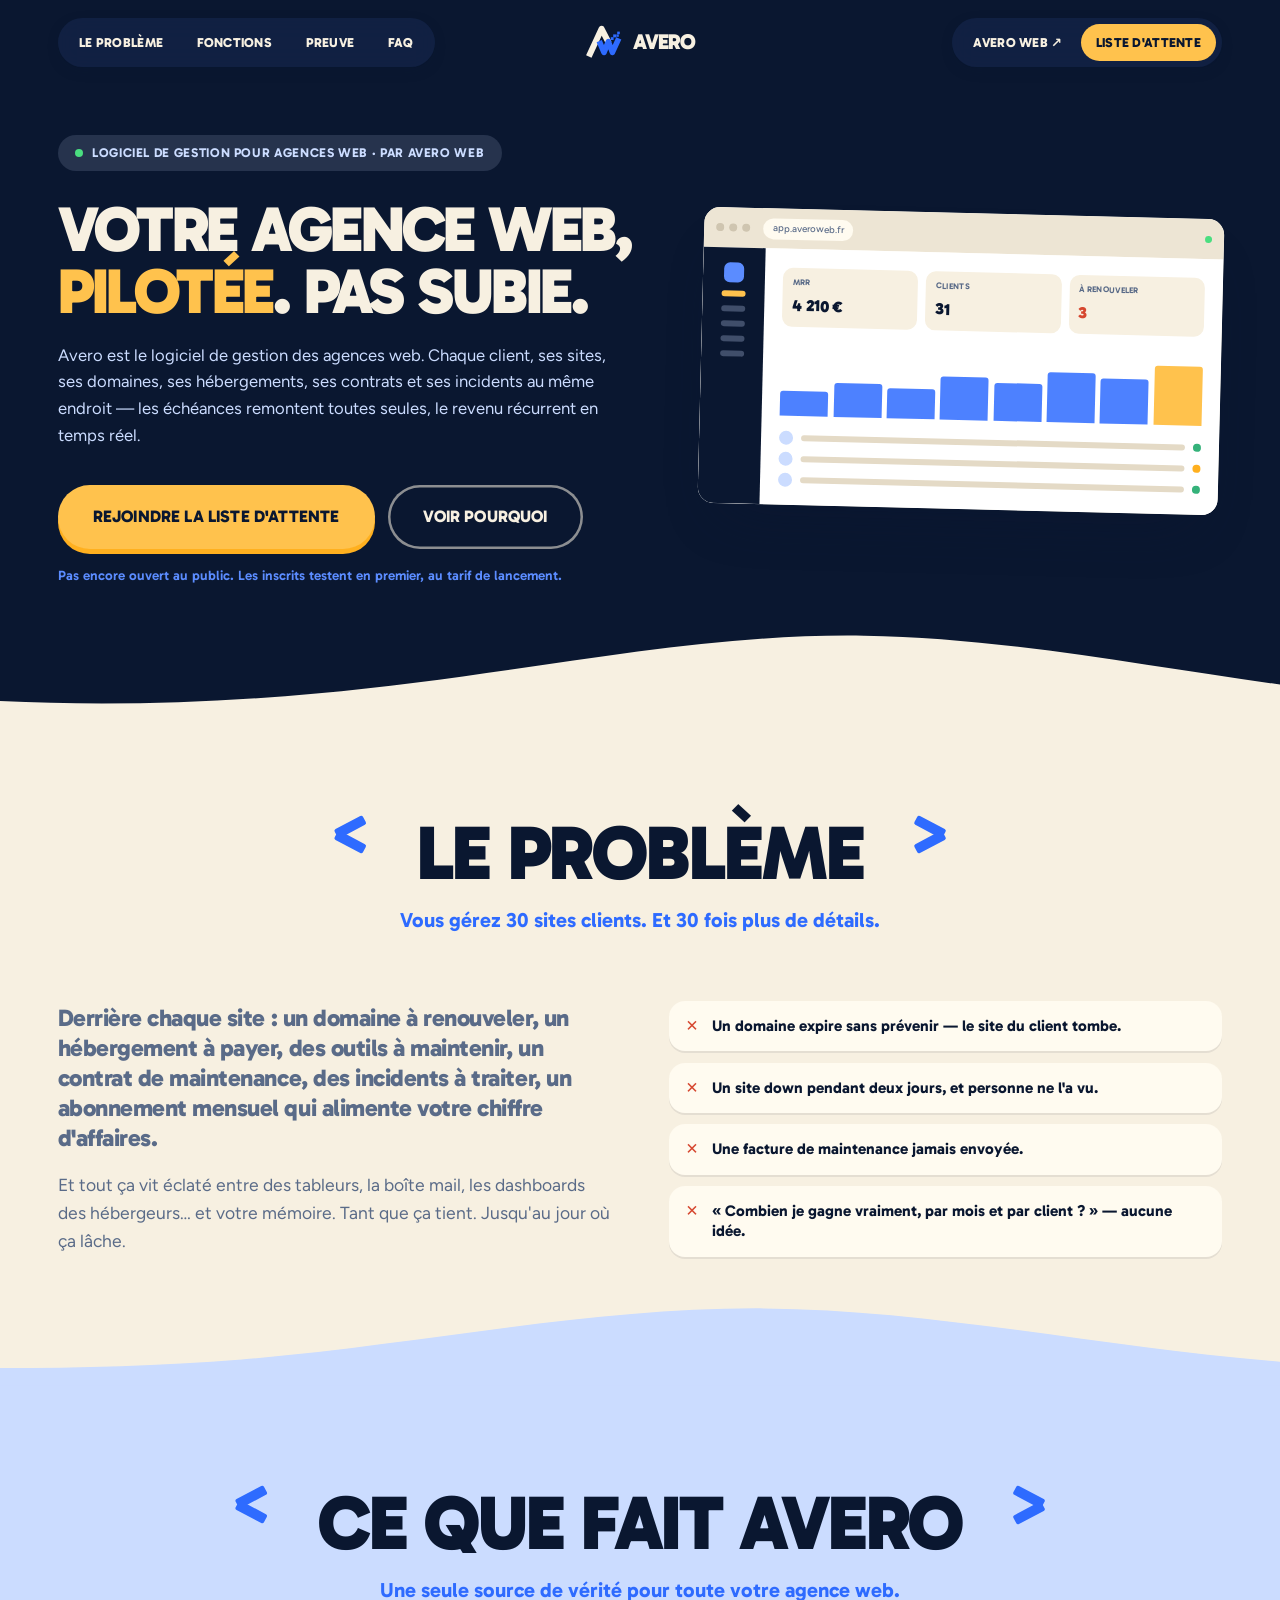
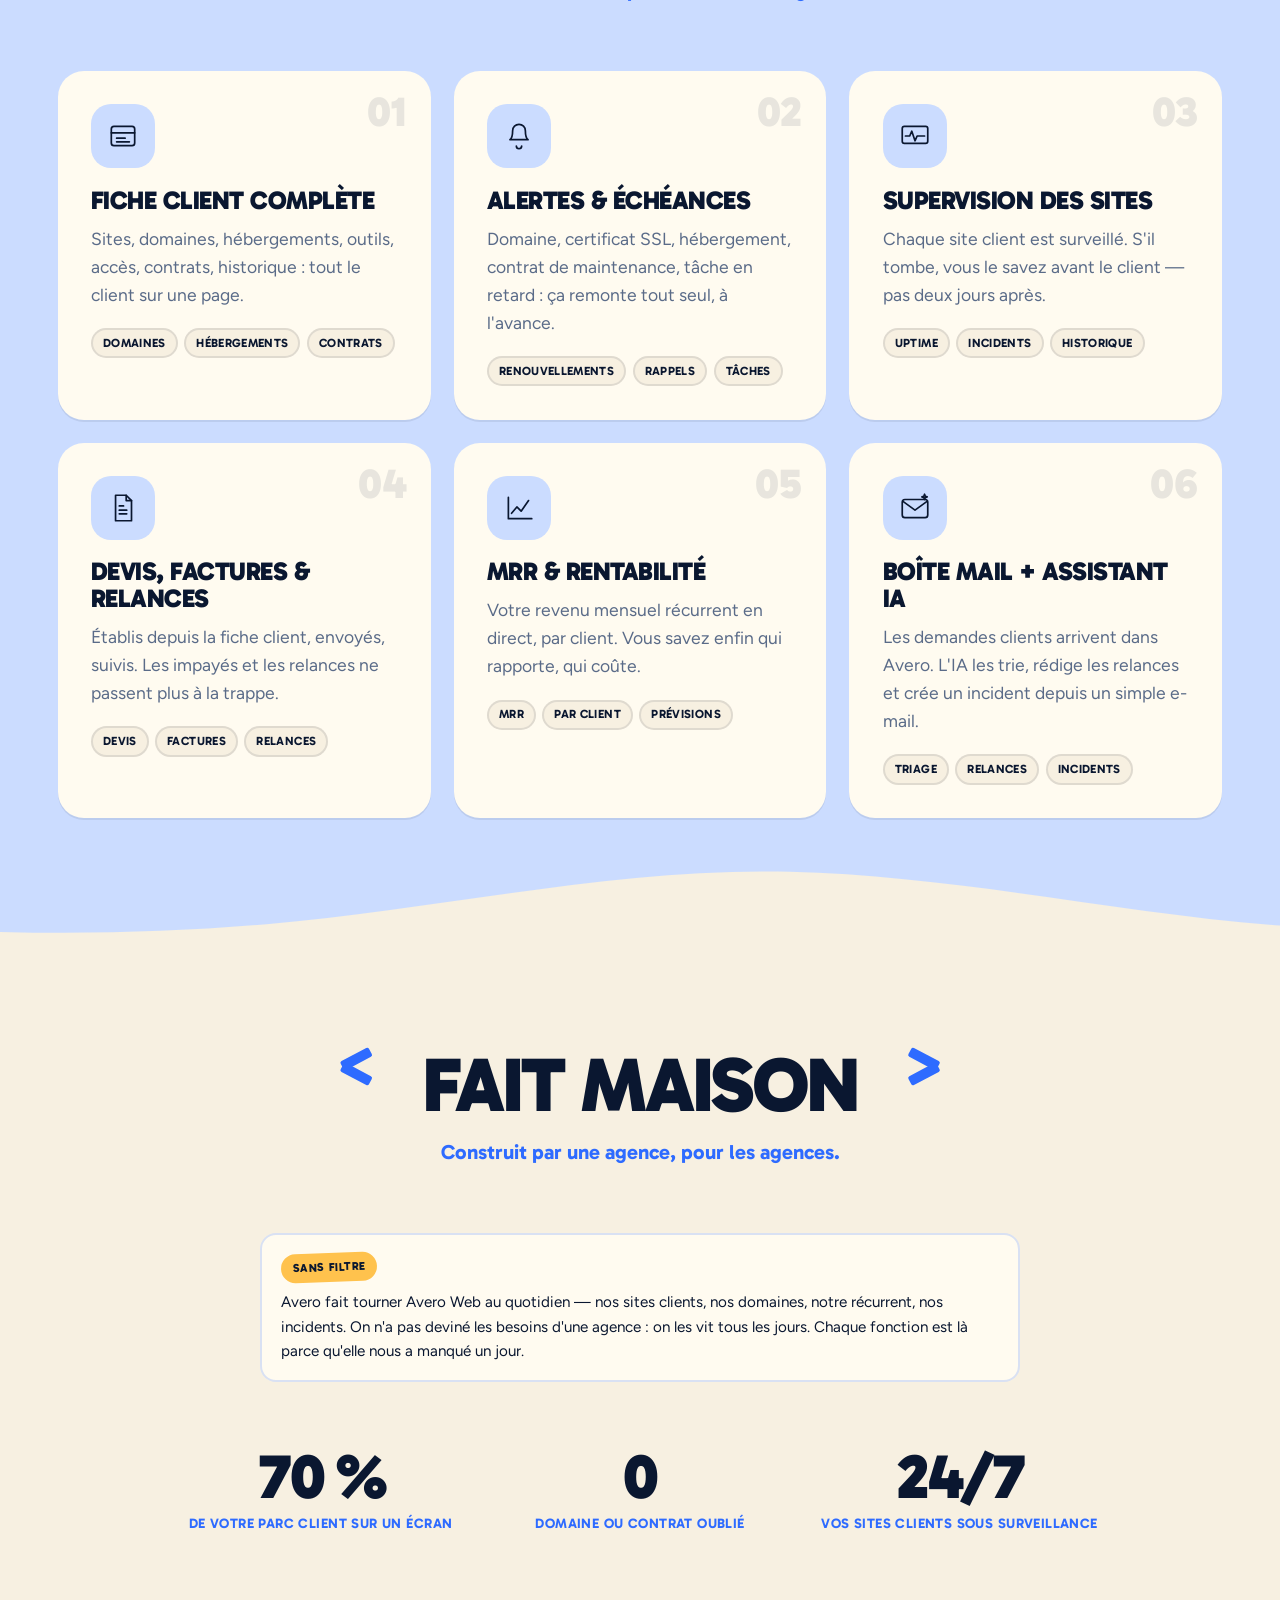
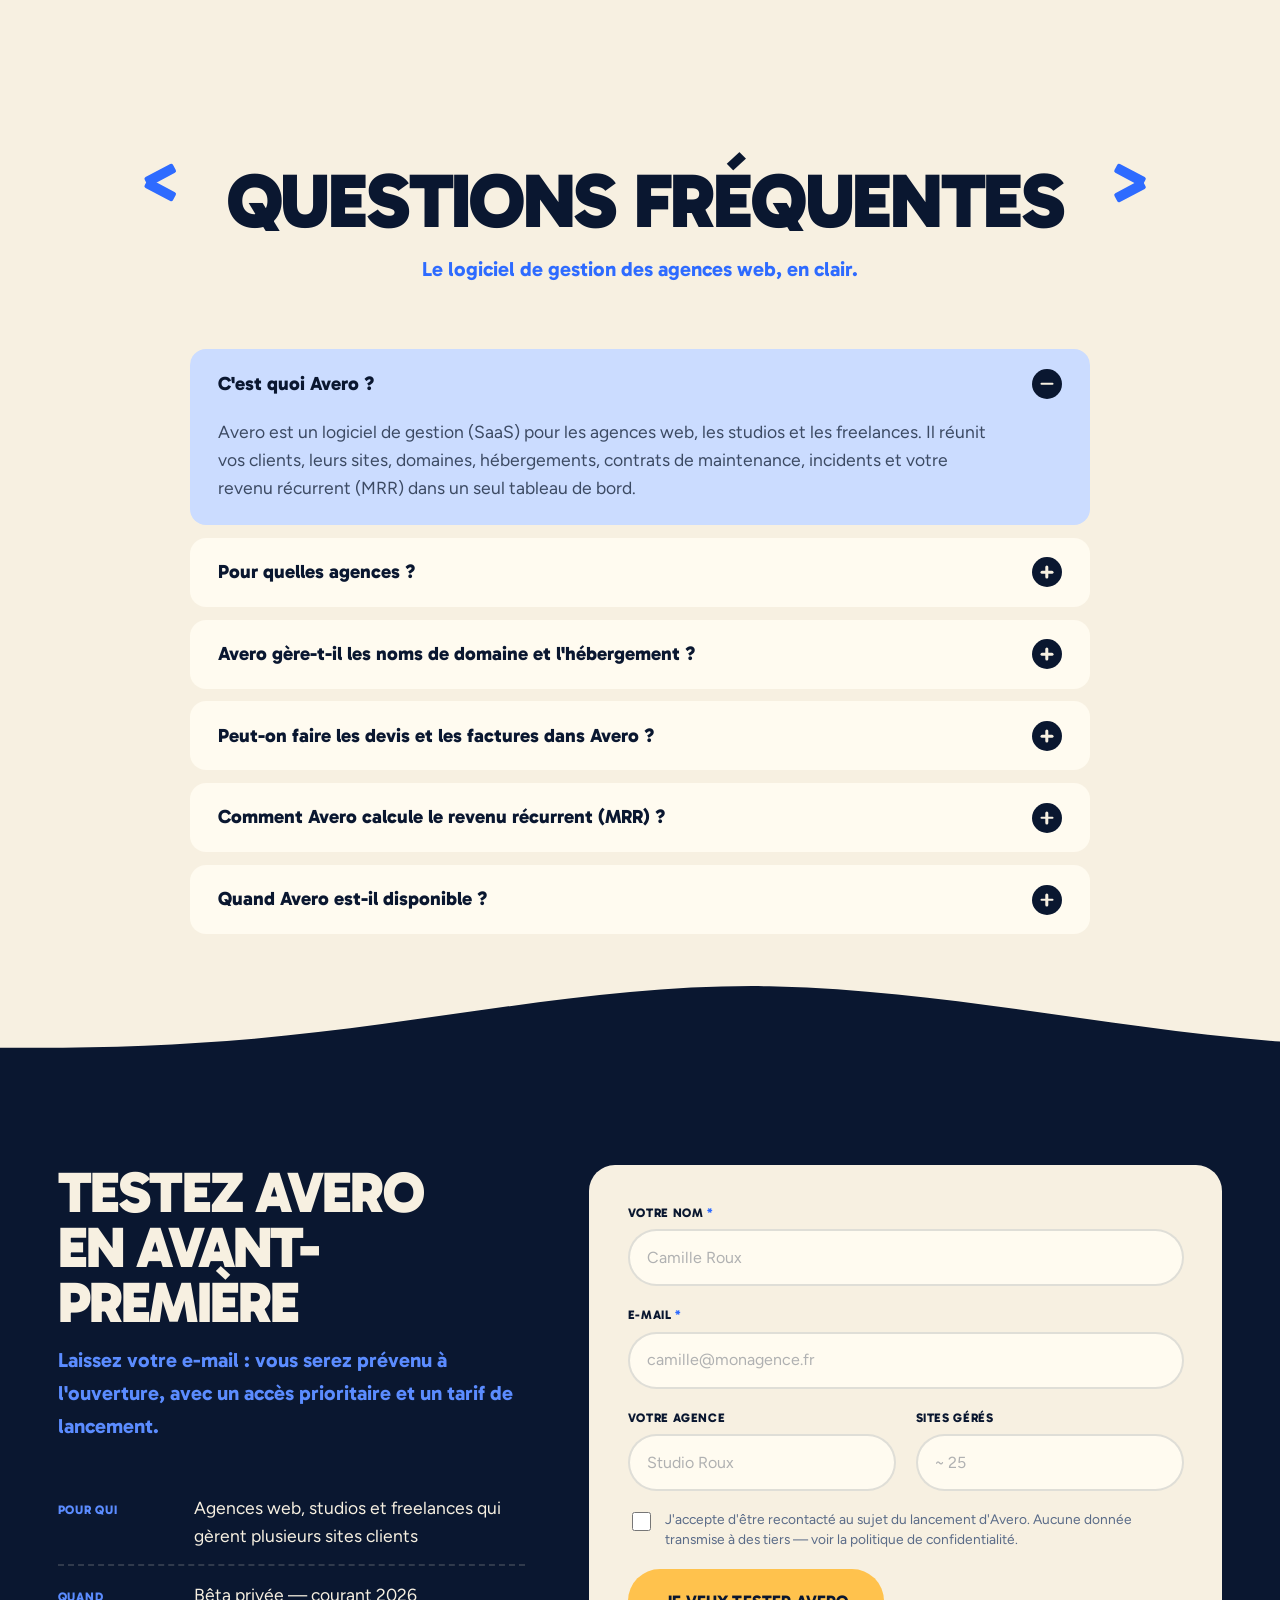
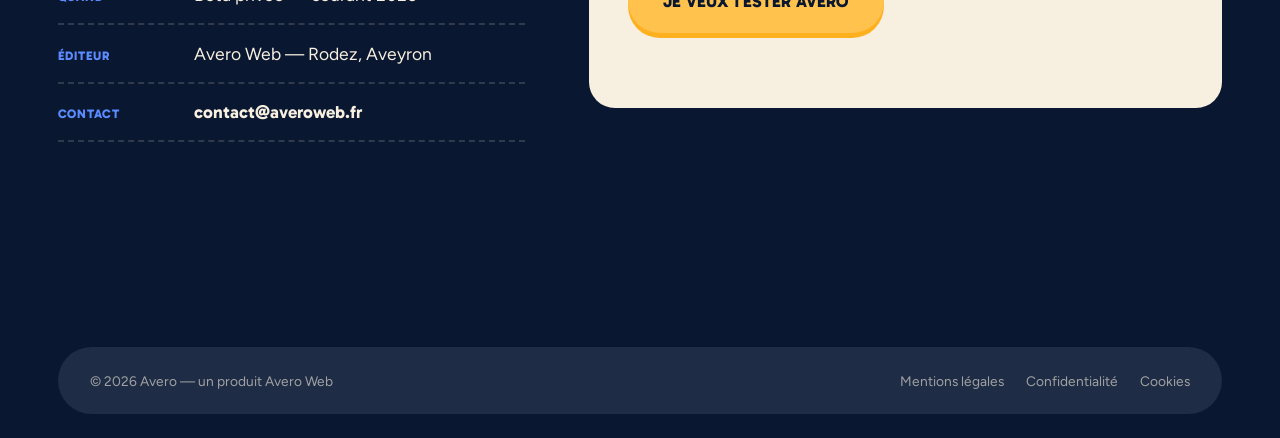
<file: avero.html>
<!doctype html>
<html lang="fr">
<head>
<meta charset="utf-8">
<meta name="viewport" content="width=device-width, initial-scale=1, viewport-fit=cover">
<title>Logiciel de gestion pour agences web — Avero</title>
<meta name="description" content="Le logiciel de gestion des agences web : clients, sites, domaines, hébergements, contrats et revenu récurrent dans un seul tableau de bord. Liste d'attente ouverte.">
<meta name="robots" content="index,follow">
<meta name="keywords" content="logiciel gestion agence web, SaaS agence web, outil gestion agence digitale, suivi domaines hébergements clients, logiciel MRR agence, gestion contrats de maintenance web">
<meta name="author" content="Avero Web">
<meta name="theme-color" content="#0A1730">
<link rel="canonical" href="https://averoweb.fr/avero.html">

<meta property="og:type" content="website">
<meta property="og:locale" content="fr_FR">
<meta property="og:site_name" content="Avero">
<meta property="og:url" content="https://averoweb.fr/avero.html">
<meta property="og:title" content="Avero — le logiciel de gestion des agences web">
<meta property="og:description" content="Vos clients, leurs sites, domaines, hébergements, contrats et votre MRR au même endroit. Les échéances remontent toutes seules.">
<meta property="og:image" content="https://averoweb.fr/assets/og.jpg">
<meta property="og:image:width" content="1200">
<meta property="og:image:height" content="630">
<meta property="og:image:alt" content="Avero — logiciel de gestion pour agences web">
<meta name="twitter:card" content="summary_large_image">
<meta name="twitter:title" content="Avero — le logiciel de gestion des agences web">
<meta name="twitter:description" content="Le poste de pilotage des agences web. Liste d'attente ouverte.">
<meta name="twitter:image" content="https://averoweb.fr/assets/og.jpg">
<meta name="twitter:image:alt" content="Avero — logiciel de gestion pour agences web">

<link rel="icon" href="/favicon.ico" sizes="any">
<link rel="icon" type="image/svg+xml" href="/assets/favicon.svg">
<link rel="apple-touch-icon" href="/assets/icon-180.png">
<link rel="manifest" href="site.webmanifest">

<link rel="preload" href="assets/fonts/gabarito.latin.woff2" as="font" type="font/woff2" crossorigin>
<link rel="preload" href="assets/fonts/figtree.latin.woff2" as="font" type="font/woff2" crossorigin>
<link rel="stylesheet" href="css/fonts.css">
<link rel="stylesheet" href="css/style.css">

<script type="application/ld+json">
{
  "@context":"https://schema.org",
  "@type":"SoftwareApplication",
  "name":"Avero",
  "url":"https://averoweb.fr/avero.html",
  "applicationCategory":"BusinessApplication",
  "operatingSystem":"Web",
  "inLanguage":"fr-FR",
  "description":"Logiciel de gestion pour agences web : centralisation des clients, de leurs sites, domaines, hébergements, contrats de maintenance, incidents, devis et factures, avec suivi du revenu récurrent (MRR).",
  "featureList":[
    "Fiche client centralisée : sites, domaines, hébergements, accès et contrats",
    "Alertes d'échéance : nom de domaine, certificat SSL, hébergement, contrat de maintenance",
    "Supervision de la disponibilité des sites clients",
    "Devis, factures et relance des impayés",
    "Suivi du revenu récurrent (MRR) par client",
    "Boîte mail et assistant IA : triage des demandes, relances, création d'incidents"
  ],
  "audience":{"@type":"Audience","audienceType":"Agences web, studios et développeurs freelance"},
  "publisher":{"@type":"Organization","name":"Avero Web","url":"https://averoweb.fr/","@id":"https://averoweb.fr/#business"},
  "offers":{"@type":"Offer","availability":"https://schema.org/PreOrder","price":"0","priceCurrency":"EUR"}
}
</script>
<script type="application/ld+json">
{
  "@context":"https://schema.org",
  "@type":"BreadcrumbList",
  "itemListElement":[
    {"@type":"ListItem","position":1,"name":"Accueil","item":"https://averoweb.fr/"},
    {"@type":"ListItem","position":2,"name":"Avero","item":"https://averoweb.fr/avero.html"}
  ]
}
</script>
<script type="application/ld+json">
{
  "@context":"https://schema.org",
  "@type":"FAQPage",
  "mainEntity":[
    {"@type":"Question","name":"C'est quoi Avero ?","acceptedAnswer":{"@type":"Answer","text":"Avero est un logiciel de gestion (SaaS) pour les agences web, les studios et les freelances. Il réunit vos clients, leurs sites, domaines, hébergements, contrats de maintenance, incidents et votre revenu récurrent (MRR) dans un seul tableau de bord."}},
    {"@type":"Question","name":"Pour quelles agences ?","acceptedAnswer":{"@type":"Answer","text":"Toute structure qui gère plusieurs sites clients : agence web, agence de communication, studio digital, développeur ou webmaster indépendant. À partir d'une dizaine de sites en portefeuille, le gain de temps est déjà net."}},
    {"@type":"Question","name":"Avero gère-t-il les noms de domaine et l'hébergement ?","acceptedAnswer":{"@type":"Answer","text":"Avero n'héberge pas à votre place, mais il suit chaque nom de domaine, certificat SSL et hébergement avec sa date d'échéance, et vous prévient avant l'expiration — quel que soit le registrar ou l'hébergeur."}},
    {"@type":"Question","name":"Peut-on faire les devis et les factures dans Avero ?","acceptedAnswer":{"@type":"Answer","text":"Oui. Les devis et factures se créent depuis la fiche client, s'envoient et se suivent, avec relance automatique des impayés."}},
    {"@type":"Question","name":"Comment Avero calcule le revenu récurrent (MRR) ?","acceptedAnswer":{"@type":"Answer","text":"À partir des abonnements et contrats de maintenance rattachés à chaque client. Vous voyez votre MRR total, le détail par client et les renouvellements à venir."}},
    {"@type":"Question","name":"Quand Avero est-il disponible ?","acceptedAnswer":{"@type":"Answer","text":"La bêta privée ouvre courant 2026. En vous inscrivant à la liste d'attente, vous obtenez un accès prioritaire et le tarif de lancement."}}
  ]
}
</script>
</head>

<body>

<a class="skip" href="#main">Aller au contenu</a>

<!-- ═══════════ HEADER ═══════════ -->
<header class="hdr" id="hdr">
  <nav class="hdr__pill hdr__pill--l" aria-label="Navigation principale">
    <a href="#probleme">Le problème</a>
    <a href="#features">Fonctions</a>
    <a href="#preuve">Preuve</a>
    <a href="#faq">FAQ</a>
  </nav>

  <a class="hdr__logo" href="#accueil" aria-label="Avero, accueil">
    <svg class="mark" viewBox="0 0 100 100" role="img" aria-hidden="true">
      <path d="M12 86 L44 17 L62 52" fill="none" stroke="currentColor" stroke-width="15" stroke-linejoin="round"/>
      <path d="M38 48 L50 76 L61 49 L71 76 L87 41" fill="none" stroke="#2E6BFF" stroke-width="14" stroke-linejoin="round"/>
      <g fill="#2E6BFF"><rect x="67" y="38" width="7" height="7"/><rect x="73" y="31" width="7.5" height="7.5"/><rect x="81" y="31" width="6" height="6"/><rect x="83" y="24" width="6.5" height="6.5"/></g>
    </svg>
    <span class="wordmark">AVERO</span>
  </a>

  <div class="hdr__pill hdr__pill--r">
    <a href="index.html">Avero Web ↗</a>
    <a href="#liste" class="hdr__cta">Liste d'attente</a>
  </div>

  <button class="burger" id="burger" aria-label="Ouvrir le menu" aria-expanded="false" aria-controls="menu"><span></span><span></span></button>
</header>

<!-- ═══════════ MENU MOBILE ═══════════ -->
<div class="menu" id="menu" hidden>
  <nav class="menu__nav" aria-label="Menu">
    <a href="#probleme">Le problème</a>
    <a href="#features">Fonctions</a>
    <a href="#preuve">Preuve</a>
    <a href="#faq">FAQ</a>
    <a href="#liste">Liste d'attente</a>
    <a href="index.html">Avero Web ↗</a>
  </nav>
  <div class="menu__foot">
    <a class="btn btn--amber" href="#liste"><span>Rejoindre la liste</span></a>
    <p>par Avero Web — Rodez</p>
  </div>
</div>

<main id="main">

<!-- ═══════════ HERO ═══════════ -->
<section class="sec sec--navy avh" id="accueil">
  <div class="wrap avh__in">
    <div class="avh__txt">
      <p class="avh__kick rv"><i></i>Logiciel de gestion pour agences web · par Avero Web</p>
      <h1 class="avh__h1 rv" data-d="1">Votre agence web,<br><em>pilotée</em>. Pas subie.</h1>
      <p class="avh__sub rv" data-d="2">Avero est le logiciel de gestion des agences web. Chaque client, ses sites, ses domaines, ses hébergements, ses contrats et ses incidents au même endroit — les échéances remontent toutes seules, le revenu récurrent en temps réel.</p>
      <div class="avh__cta rv" data-d="3">
        <a class="btn btn--amber btn--lg" href="#liste"><span>Rejoindre la liste d'attente</span></a>
        <a class="btn btn--out btn--lg" href="#probleme"><span>Voir pourquoi</span></a>
      </div>
      <p class="avh__note rv" data-d="4">Pas encore ouvert au public. Les inscrits testent en premier, au tarif de lancement.</p>
    </div>

    <div class="avh__vis rv" data-d="2" aria-hidden="true">
      <div class="dash dash--lg">
        <div class="dash__bar"><i></i><i></i><i></i><b>app.averoweb.fr</b><span class="dash__live"></span></div>
        <div class="dash__body">
          <div class="dash__side">
            <span class="dash__logo"></span>
            <span class="dash__nav on"></span>
            <span class="dash__nav"></span>
            <span class="dash__nav"></span>
            <span class="dash__nav"></span>
            <span class="dash__nav"></span>
          </div>
          <div class="dash__main">
            <div class="dash__kpis">
              <div class="kpi"><span class="kpi__k">MRR</span><span class="kpi__v">4&nbsp;210&nbsp;€</span></div>
              <div class="kpi"><span class="kpi__k">Clients</span><span class="kpi__v">31</span></div>
              <div class="kpi"><span class="kpi__k">À renouveler</span><span class="kpi__v kpi__v--warn">3</span></div>
            </div>
            <div class="dash__chart"><span></span><span></span><span></span><span></span><span></span><span></span><span></span><span></span></div>
            <div class="dash__rows">
              <div class="row"><span></span><b></b><i class="ok"></i></div>
              <div class="row"><span></span><b></b><i class="warn"></i></div>
              <div class="row"><span></span><b></b><i class="ok"></i></div>
            </div>
          </div>
        </div>
      </div>
    </div>
  </div>
  <div class="wave wave--cream" aria-hidden="true"><svg viewBox="0 0 1440 130" preserveAspectRatio="none"><path d="M0,66 C150,116 300,124 460,98 C620,72 760,10 900,14 C1040,18 1180,80 1300,98 C1370,109 1410,104 1440,96 L1440,130 L0,130 Z"/></svg></div>
</section>

<!-- ═══════════ LE PROBLÈME ═══════════ -->
<section class="sec sec--cream" id="probleme">
  <div class="wrap">
    <header class="head">
      <h2 class="ttl rv"><span class="tick tick--l"></span>Le problème<span class="tick tick--r"></span></h2>
      <p class="sub rv" data-d="1">Vous gérez 30 sites clients. Et 30 fois plus de détails.</p>
    </header>

    <div class="lab">
      <div class="lab__txt rv">
        <p class="lab__lead">Derrière chaque site : un domaine à renouveler, un hébergement à payer, des outils à maintenir, un contrat de maintenance, des incidents à traiter, un abonnement mensuel qui alimente votre chiffre d'affaires.</p>
        <p>Et tout ça vit éclaté entre des tableurs, la boîte mail, les dashboards des hébergeurs… et votre mémoire. Tant que ça tient. Jusqu'au jour où ça lâche.</p>
      </div>

      <div class="lab__vis rv" data-d="1">
        <ul class="pains">
          <li>Un domaine expire sans prévenir — le site du client tombe.</li>
          <li>Un site down pendant deux jours, et personne ne l'a vu.</li>
          <li>Une facture de maintenance jamais envoyée.</li>
          <li>« Combien je gagne vraiment, par mois et par client ? » — aucune idée.</li>
        </ul>
      </div>
    </div>
  </div>
  <div class="wave wave--blue" aria-hidden="true"><svg viewBox="0 0 1440 130" preserveAspectRatio="none"><path d="M0,96 C120,104 260,112 400,92 C540,72 680,16 820,18 C960,20 1100,78 1240,96 C1310,105 1380,104 1440,92 L1440,130 L0,130 Z"/></svg></div>
</section>

<!-- ═══════════ CE QUE FAIT AVERO ═══════════ -->
<section class="sec sec--blue" id="features">
  <div class="wrap">
    <header class="head">
      <h2 class="ttl rv"><span class="tick tick--l"></span>Ce que fait Avero<span class="tick tick--r"></span></h2>
      <p class="sub rv" data-d="1">Une seule source de vérité pour toute votre agence web.</p>
    </header>

    <div class="cards">
      <article class="card rv">
        <span class="card__n">01</span>
        <div class="card__ic">
          <svg viewBox="0 0 64 64" aria-hidden="true"><rect x="10" y="14" width="44" height="36" rx="5"/><path d="M10 26h44M20 36h16M20 43h24"/></svg>
        </div>
        <h3>Fiche client complète</h3>
        <p>Sites, domaines, hébergements, outils, accès, contrats, historique : tout le client sur une page.</p>
        <ul><li>Domaines</li><li>Hébergements</li><li>Contrats</li></ul>
      </article>

      <article class="card rv" data-d="1">
        <span class="card__n">02</span>
        <div class="card__ic">
          <svg viewBox="0 0 64 64" aria-hidden="true"><path d="M32 10a12 12 0 0 0-12 12c0 13-5 17-5 17h34s-5-4-5-17a12 12 0 0 0-12-12z"/><path d="M27 51a5 5 0 0 0 10 0"/></svg>
        </div>
        <h3>Alertes &amp; échéances</h3>
        <p>Domaine, certificat SSL, hébergement, contrat de maintenance, tâche en retard : ça remonte tout seul, à l'avance.</p>
        <ul><li>Renouvellements</li><li>Rappels</li><li>Tâches</li></ul>
      </article>

      <article class="card rv" data-d="2">
        <span class="card__n">03</span>
        <div class="card__ic">
          <svg viewBox="0 0 64 64" aria-hidden="true"><rect x="8" y="14" width="48" height="32" rx="4"/><path d="M14 32h8l4-9 6 18 4-9h14"/></svg>
        </div>
        <h3>Supervision des sites</h3>
        <p>Chaque site client est surveillé. S'il tombe, vous le savez avant le client — pas deux jours après.</p>
        <ul><li>Uptime</li><li>Incidents</li><li>Historique</li></ul>
      </article>

      <article class="card rv">
        <span class="card__n">04</span>
        <div class="card__ic">
          <svg viewBox="0 0 64 64" aria-hidden="true"><path d="M18 8h20l10 10v38H18z"/><path d="M38 8v10h10"/><path d="M25 28h8M25 36h14M25 43h14"/></svg>
        </div>
        <h3>Devis, factures &amp; relances</h3>
        <p>Établis depuis la fiche client, envoyés, suivis. Les impayés et les relances ne passent plus à la trappe.</p>
        <ul><li>Devis</li><li>Factures</li><li>Relances</li></ul>
      </article>

      <article class="card rv" data-d="1">
        <span class="card__n">05</span>
        <div class="card__ic">
          <svg viewBox="0 0 64 64" aria-hidden="true"><path d="M12 52V12M12 52h44"/><path d="M18 42l10-12 8 8 14-20"/></svg>
        </div>
        <h3>MRR &amp; rentabilité</h3>
        <p>Votre revenu mensuel récurrent en direct, par client. Vous savez enfin qui rapporte, qui coûte.</p>
        <ul><li>MRR</li><li>Par client</li><li>Prévisions</li></ul>
      </article>

      <article class="card rv" data-d="2">
        <span class="card__n">06</span>
        <div class="card__ic">
          <svg viewBox="0 0 64 64" aria-hidden="true"><rect x="8" y="16" width="48" height="34" rx="5"/><path d="M10 20l22 16 22-16"/><path d="M50 6l1.4 4L55 11l-3.6 1.4L50 16l-1.4-3.6L45 11l3.6-1z"/></svg>
        </div>
        <h3>Boîte mail + assistant IA</h3>
        <p>Les demandes clients arrivent dans Avero. L'IA les trie, rédige les relances et crée un incident depuis un simple e-mail.</p>
        <ul><li>Triage</li><li>Relances</li><li>Incidents</li></ul>
      </article>
    </div>
  </div>
  <div class="wave wave--cream" aria-hidden="true"><svg viewBox="0 0 1440 130" preserveAspectRatio="none"><path d="M0,80 C140,110 280,118 420,96 C560,74 700,14 840,20 C980,26 1120,86 1250,100 C1320,108 1390,102 1440,88 L1440,130 L0,130 Z"/></svg></div>
</section>

<!-- ═══════════ PREUVE ═══════════ -->
<section class="sec sec--cream" id="preuve">
  <div class="wrap">
    <header class="head">
      <h2 class="ttl rv"><span class="tick tick--l"></span>Fait maison<span class="tick tick--r"></span></h2>
      <p class="sub rv" data-d="1">Construit par une agence, pour les agences.</p>
    </header>

    <div class="lab__proof lab__proof--center rv">
      <span class="lab__badge">Sans filtre</span>
      <p>Avero fait tourner Avero Web au quotidien — nos sites clients, nos domaines, notre récurrent, nos incidents. On n'a pas deviné les besoins d'une agence : on les vit tous les jours. Chaque fonction est là parce qu'elle nous a manqué un jour.</p>
    </div>

    <dl class="punch">
      <div class="rv"><dt data-cnt="100" data-sfx="&nbsp;%">0</dt><dd>de votre parc client sur un écran</dd></div>
      <div class="rv" data-d="1"><dt data-cnt="0">0</dt><dd>domaine ou contrat oublié</dd></div>
      <div class="rv" data-d="2"><dt>24/7</dt><dd>vos sites clients sous surveillance</dd></div>
    </dl>
  </div>
</section>

<!-- ═══════════ FAQ ═══════════ -->
<section class="sec sec--cream faq" id="faq">
  <div class="wrap">
    <header class="head">
      <h2 class="ttl rv"><span class="tick tick--l"></span>Questions fréquentes<span class="tick tick--r"></span></h2>
      <p class="sub rv" data-d="1">Le logiciel de gestion des agences web, en clair.</p>
    </header>

    <div class="acc">
      <details class="ac rv" open><summary><span>C'est quoi Avero&nbsp;?</span><i aria-hidden="true"></i></summary><div class="ac__c"><p>Avero est un logiciel de gestion (SaaS) pour les agences web, les studios et les freelances. Il réunit vos clients, leurs sites, domaines, hébergements, contrats de maintenance, incidents et votre revenu récurrent (MRR) dans un seul tableau de bord.</p></div></details>
      <details class="ac rv"><summary><span>Pour quelles agences&nbsp;?</span><i aria-hidden="true"></i></summary><div class="ac__c"><p>Toute structure qui gère plusieurs sites clients&nbsp;: agence web, agence de communication, studio digital, développeur ou webmaster indépendant. À partir d'une dizaine de sites en portefeuille, le gain de temps est déjà net.</p></div></details>
      <details class="ac rv"><summary><span>Avero gère-t-il les noms de domaine et l'hébergement&nbsp;?</span><i aria-hidden="true"></i></summary><div class="ac__c"><p>Avero n'héberge pas à votre place, mais il suit chaque nom de domaine, certificat SSL et hébergement avec sa date d'échéance, et vous prévient avant l'expiration — quel que soit le registrar ou l'hébergeur.</p></div></details>
      <details class="ac rv"><summary><span>Peut-on faire les devis et les factures dans Avero&nbsp;?</span><i aria-hidden="true"></i></summary><div class="ac__c"><p>Oui. Les devis et factures se créent depuis la fiche client, s'envoient et se suivent, avec relance automatique des impayés.</p></div></details>
      <details class="ac rv"><summary><span>Comment Avero calcule le revenu récurrent (MRR)&nbsp;?</span><i aria-hidden="true"></i></summary><div class="ac__c"><p>À partir des abonnements et contrats de maintenance rattachés à chaque client. Vous voyez votre MRR total, le détail par client et les renouvellements à venir.</p></div></details>
      <details class="ac rv"><summary><span>Quand Avero est-il disponible&nbsp;?</span><i aria-hidden="true"></i></summary><div class="ac__c"><p>La bêta privée ouvre courant 2026. En vous inscrivant à la liste d'attente, vous obtenez un accès prioritaire et le tarif de lancement.</p></div></details>
    </div>
  </div>
  <div class="wave wave--navy" aria-hidden="true"><svg viewBox="0 0 1440 130" preserveAspectRatio="none"><path d="M0,88 C130,108 270,116 410,94 C550,72 690,12 830,18 C970,24 1110,84 1250,100 C1320,108 1390,102 1440,90 L1440,130 L0,130 Z"/></svg></div>
</section>

<!-- ═══════════ LISTE D'ATTENTE ═══════════ -->
<section class="sec sec--navy contact" id="liste">
  <div class="wrap contact__in">
    <div class="contact__l">
      <h2 class="ttl ttl--l rv">Testez Avero<br>en avant-première</h2>
      <p class="sub sub--l rv" data-d="1">Laissez votre e-mail : vous serez prévenu à l'ouverture, avec un accès prioritaire et un tarif de lancement.</p>
      <ul class="cinfo rv" data-d="2">
        <li><span>Pour qui</span><p>Agences web, studios et freelances qui gèrent plusieurs sites clients</p></li>
        <li><span>Quand</span><p>Bêta privée — courant 2026</p></li>
        <li><span>Éditeur</span><p>Avero Web — Rodez, Aveyron</p></li>
        <li><span>Contact</span><a href="mailto:contact@averoweb.fr">contact@averoweb.fr</a></li>
      </ul>
    </div>

    <form class="form rv" data-d="1" id="waitlist" novalidate>
      <div class="fd"><label for="w-nom">Votre nom <i>*</i></label><input id="w-nom" name="nom" type="text" required autocomplete="name" placeholder="Camille Roux"></div>
      <div class="fd"><label for="w-mail">E-mail <i>*</i></label><input id="w-mail" name="email" type="email" required autocomplete="email" placeholder="camille@monagence.fr"></div>
      <div class="form__r">
        <div class="fd"><label for="w-ent">Votre agence</label><input id="w-ent" name="agence" type="text" autocomplete="organization" placeholder="Studio Roux"></div>
        <div class="fd"><label for="w-nb">Sites gérés</label><input id="w-nb" name="sites" type="text" inputmode="numeric" placeholder="~ 25"></div>
      </div>

      <label class="rgpd"><input type="checkbox" name="rgpd" required><span>J'accepte d'être recontacté au sujet du lancement d'Avero. Aucune donnée transmise à des tiers — voir la <a href="confidentialite.html" target="_blank" rel="noopener">politique de confidentialité</a>.</span></label>

      <input type="text" name="societe_web" class="honey" tabindex="-1" autocomplete="off" aria-hidden="true">
      <input type="checkbox" name="botcheck" class="honey" tabindex="-1" autocomplete="off" aria-hidden="true">

      <button class="btn btn--amber btn--lg" type="submit"><span>Je veux tester Avero</span></button>
      <p class="form__m" id="waitMsg" role="status" aria-live="polite"></p>
    </form>
  </div>
</section>

</main>

<!-- ═══════════ FOOTER ═══════════ -->
<footer class="foot">
  <div class="wrap">
    <div class="foot__bot">
      <p>© <span id="year">2026</span> Avero — un produit <a href="index.html">Avero Web</a></p>
      <nav aria-label="Liens légaux"><a href="mentions-legales.html">Mentions légales</a><a href="confidentialite.html">Confidentialité</a><a href="cookies.html">Cookies</a></nav>
    </div>
  </div>
</footer>

<script src="js/main.js" defer></script>
<script src="js/avero.js" defer></script>
</body>
</html>
</file>
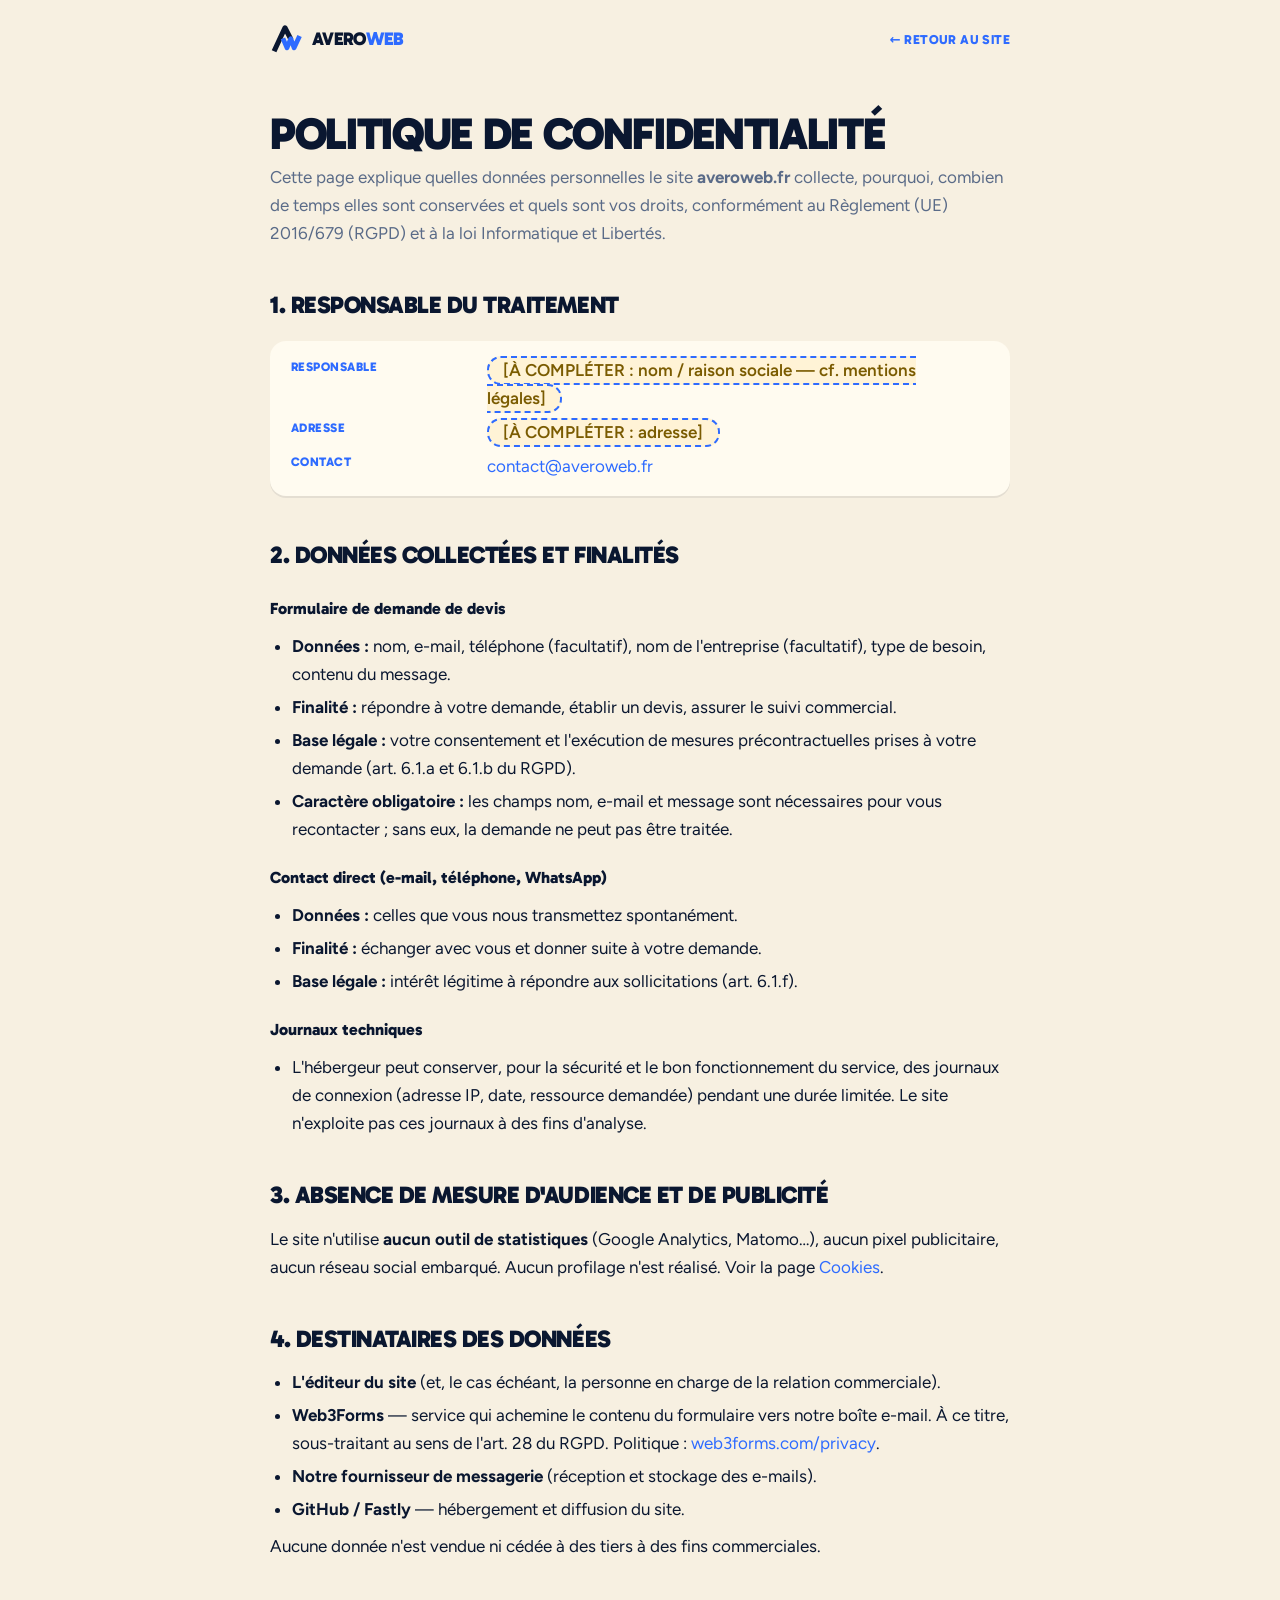
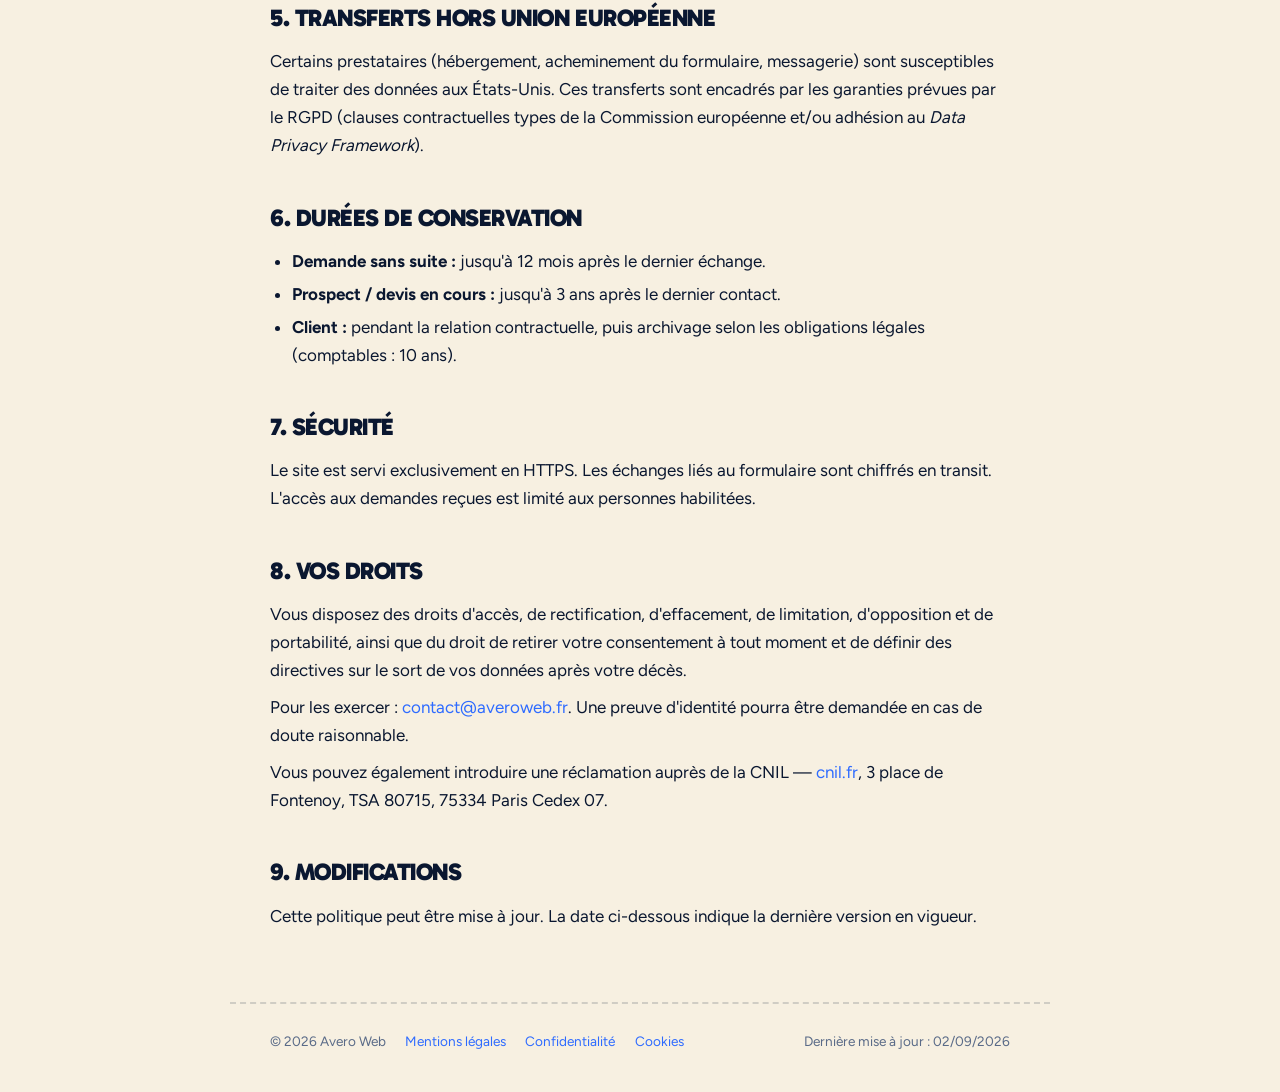
<file: confidentialite.html>
<!doctype html>
<html lang="fr">
<head>
<meta charset="utf-8">
<meta name="viewport" content="width=device-width, initial-scale=1">
<title>Politique de confidentialité — Avero Web</title>
<meta name="description" content="Comment averoweb.fr traite vos données personnelles : finalités, durées de conservation, destinataires et vos droits (RGPD).">
<meta name="robots" content="index,follow">
<meta name="theme-color" content="#0A1730">
<link rel="canonical" href="https://averoweb.fr/confidentialite.html">
<link rel="icon" href="/favicon.ico" sizes="any">
<link rel="icon" type="image/svg+xml" href="/assets/favicon.svg">
<link rel="apple-touch-icon" href="/assets/icon-180.png">
<link rel="manifest" href="/site.webmanifest">
<link rel="stylesheet" href="css/fonts.css">
<link rel="stylesheet" href="css/legal.css">
</head>
<body>

<header class="lg-top">
  <a class="lg-brand" href="/" aria-label="Avero Web, accueil">
    <svg viewBox="0 0 100 100" role="img" aria-hidden="true">
      <path d="M12 86 L44 17 L62 52" fill="none" stroke="currentColor" stroke-width="15" stroke-linejoin="round"/>
      <path d="M38 48 L50 76 L61 49 L71 76 L87 41" fill="none" stroke="#2E6BFF" stroke-width="14" stroke-linejoin="round"/>
    </svg>
    <b>AVERO<em>WEB</em></b>
  </a>
  <a class="lg-back" href="/">← Retour au site</a>
</header>

<main>
  <h1>Politique de confidentialité</h1>
  <p class="lg-lead">Cette page explique quelles données personnelles le site <strong>averoweb.fr</strong> collecte, pourquoi, combien de temps elles sont conservées et quels sont vos droits, conformément au Règlement (UE) 2016/679 (RGPD) et à la loi Informatique et Libertés.</p>

  <h2>1. Responsable du traitement</h2>
  <div class="lg-box">
    <dl>
      <dt>Responsable</dt><dd><span class="lg-todo">[À COMPLÉTER : nom / raison sociale — cf. mentions légales]</span></dd>
      <dt>Adresse</dt><dd><span class="lg-todo">[À COMPLÉTER : adresse]</span></dd>
      <dt>Contact</dt><dd><a href="mailto:contact@averoweb.fr">contact@averoweb.fr</a></dd>
    </dl>
  </div>

  <h2>2. Données collectées et finalités</h2>
  <h3>Formulaire de demande de devis</h3>
  <ul>
    <li><strong>Données&nbsp;:</strong> nom, e-mail, téléphone (facultatif), nom de l'entreprise (facultatif), type de besoin, contenu du message.</li>
    <li><strong>Finalité&nbsp;:</strong> répondre à votre demande, établir un devis, assurer le suivi commercial.</li>
    <li><strong>Base légale&nbsp;:</strong> votre consentement et l'exécution de mesures précontractuelles prises à votre demande (art. 6.1.a et 6.1.b du RGPD).</li>
    <li><strong>Caractère obligatoire&nbsp;:</strong> les champs nom, e-mail et message sont nécessaires pour vous recontacter&nbsp;; sans eux, la demande ne peut pas être traitée.</li>
  </ul>
  <h3>Contact direct (e-mail, téléphone, WhatsApp)</h3>
  <ul>
    <li><strong>Données&nbsp;:</strong> celles que vous nous transmettez spontanément.</li>
    <li><strong>Finalité&nbsp;:</strong> échanger avec vous et donner suite à votre demande.</li>
    <li><strong>Base légale&nbsp;:</strong> intérêt légitime à répondre aux sollicitations (art. 6.1.f).</li>
  </ul>
  <h3>Journaux techniques</h3>
  <ul>
    <li>L'hébergeur peut conserver, pour la sécurité et le bon fonctionnement du service, des journaux de connexion (adresse IP, date, ressource demandée) pendant une durée limitée. Le site n'exploite pas ces journaux à des fins d'analyse.</li>
  </ul>

  <h2>3. Absence de mesure d'audience et de publicité</h2>
  <p>Le site n'utilise <strong>aucun outil de statistiques</strong> (Google Analytics, Matomo…), aucun pixel publicitaire, aucun réseau social embarqué. Aucun profilage n'est réalisé. Voir la page <a href="cookies.html">Cookies</a>.</p>

  <h2>4. Destinataires des données</h2>
  <ul>
    <li><strong>L'éditeur du site</strong> (et, le cas échéant, la personne en charge de la relation commerciale).</li>
    <li><strong>Web3Forms</strong> — service qui achemine le contenu du formulaire vers notre boîte e-mail. À ce titre, sous-traitant au sens de l'art. 28 du RGPD. Politique&nbsp;: <a href="https://web3forms.com/privacy" target="_blank" rel="noopener">web3forms.com/privacy</a>.</li>
    <li><strong>Notre fournisseur de messagerie</strong> (réception et stockage des e-mails).</li>
    <li><strong>GitHub&nbsp;/&nbsp;Fastly</strong> — hébergement et diffusion du site.</li>
  </ul>
  <p>Aucune donnée n'est vendue ni cédée à des tiers à des fins commerciales.</p>

  <h2>5. Transferts hors Union européenne</h2>
  <p>Certains prestataires (hébergement, acheminement du formulaire, messagerie) sont susceptibles de traiter des données aux États-Unis. Ces transferts sont encadrés par les garanties prévues par le RGPD (clauses contractuelles types de la Commission européenne et/ou adhésion au <em>Data Privacy Framework</em>).</p>

  <h2>6. Durées de conservation</h2>
  <ul>
    <li><strong>Demande sans suite&nbsp;:</strong> jusqu'à 12 mois après le dernier échange.</li>
    <li><strong>Prospect / devis en cours&nbsp;:</strong> jusqu'à 3 ans après le dernier contact.</li>
    <li><strong>Client&nbsp;:</strong> pendant la relation contractuelle, puis archivage selon les obligations légales (comptables&nbsp;: 10 ans).</li>
  </ul>

  <h2>7. Sécurité</h2>
  <p>Le site est servi exclusivement en HTTPS. Les échanges liés au formulaire sont chiffrés en transit. L'accès aux demandes reçues est limité aux personnes habilitées.</p>

  <h2>8. Vos droits</h2>
  <p>Vous disposez des droits d'accès, de rectification, d'effacement, de limitation, d'opposition et de portabilité, ainsi que du droit de retirer votre consentement à tout moment et de définir des directives sur le sort de vos données après votre décès.</p>
  <p>Pour les exercer&nbsp;: <a href="mailto:contact@averoweb.fr">contact@averoweb.fr</a>. Une preuve d'identité pourra être demandée en cas de doute raisonnable.</p>
  <p>Vous pouvez également introduire une réclamation auprès de la CNIL — <a href="https://www.cnil.fr" target="_blank" rel="noopener">cnil.fr</a>, 3 place de Fontenoy, TSA 80715, 75334 Paris Cedex 07.</p>

  <h2>9. Modifications</h2>
  <p>Cette politique peut être mise à jour. La date ci-dessous indique la dernière version en vigueur.</p>
</main>

<footer class="lg-foot">
  <span>© <span id="y">2026</span> Avero Web</span>
  <nav>
    <a href="mentions-legales.html">Mentions légales</a>
    <a href="confidentialite.html">Confidentialité</a>
    <a href="cookies.html">Cookies</a>
  </nav>
  <span class="lg-updated">Dernière mise à jour&nbsp;: 02/09/2026</span>
</footer>

<script>document.getElementById('y').textContent=new Date().getFullYear();</script>
</body>
</html>
</file>
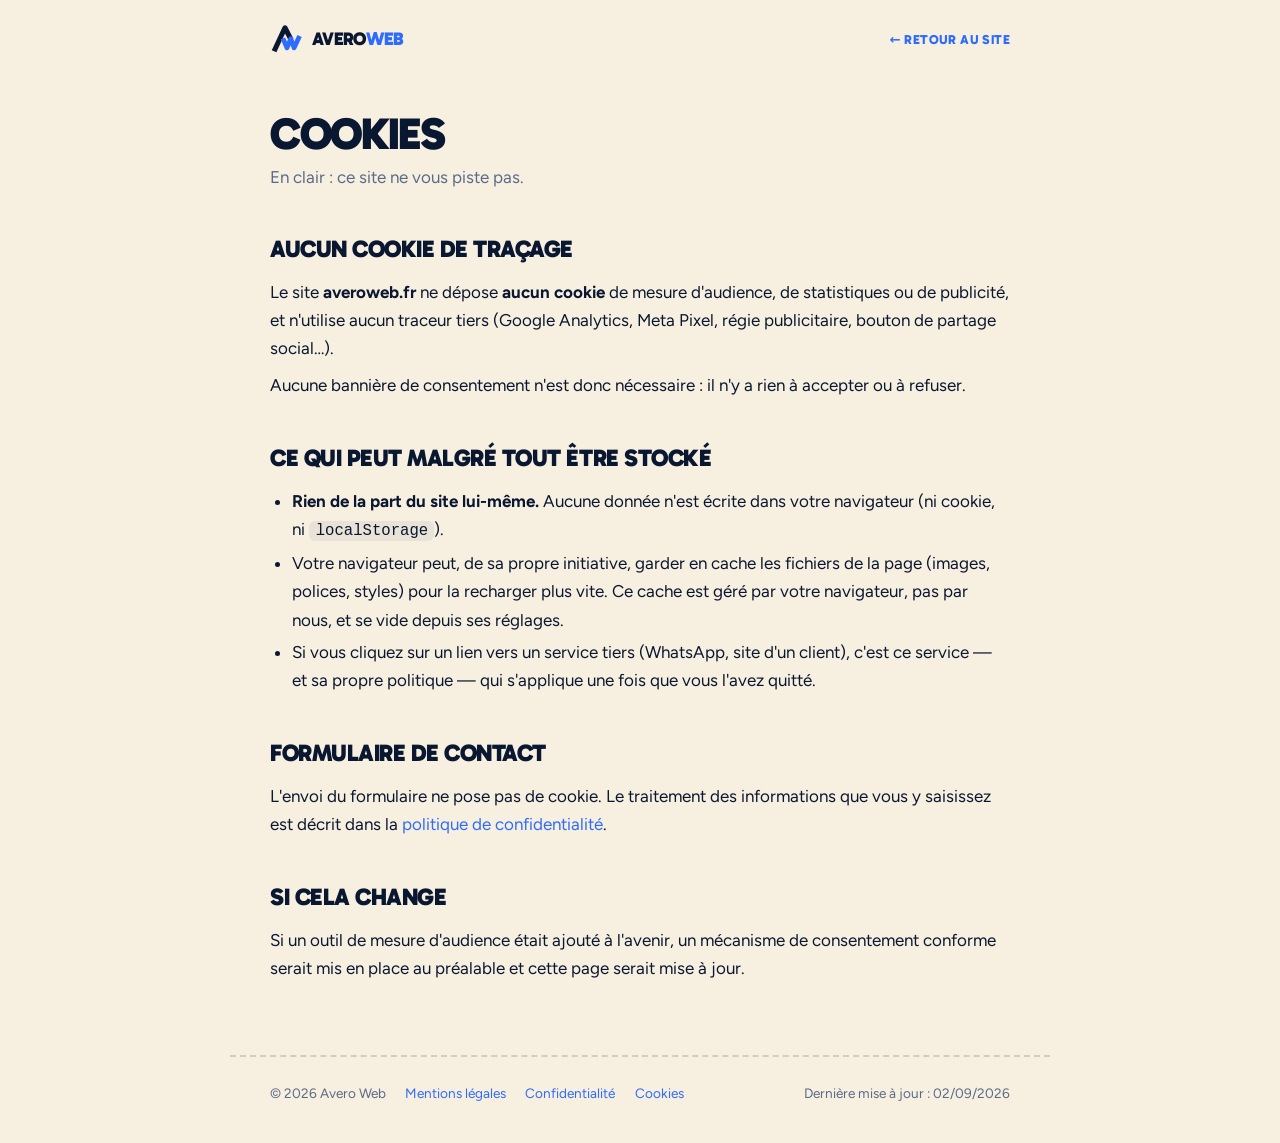
<file: cookies.html>
<!doctype html>
<html lang="fr">
<head>
<meta charset="utf-8">
<meta name="viewport" content="width=device-width, initial-scale=1">
<title>Cookies — Avero Web</title>
<meta name="description" content="Le site averoweb.fr ne dépose aucun cookie de mesure d'audience ni de traçage publicitaire.">
<meta name="robots" content="index,follow">
<meta name="theme-color" content="#0A1730">
<link rel="canonical" href="https://averoweb.fr/cookies.html">
<link rel="icon" href="/favicon.ico" sizes="any">
<link rel="icon" type="image/svg+xml" href="/assets/favicon.svg">
<link rel="apple-touch-icon" href="/assets/icon-180.png">
<link rel="manifest" href="/site.webmanifest">
<link rel="stylesheet" href="css/fonts.css">
<link rel="stylesheet" href="css/legal.css">
</head>
<body>

<header class="lg-top">
  <a class="lg-brand" href="/" aria-label="Avero Web, accueil">
    <svg viewBox="0 0 100 100" role="img" aria-hidden="true">
      <path d="M12 86 L44 17 L62 52" fill="none" stroke="currentColor" stroke-width="15" stroke-linejoin="round"/>
      <path d="M38 48 L50 76 L61 49 L71 76 L87 41" fill="none" stroke="#2E6BFF" stroke-width="14" stroke-linejoin="round"/>
    </svg>
    <b>AVERO<em>WEB</em></b>
  </a>
  <a class="lg-back" href="/">← Retour au site</a>
</header>

<main>
  <h1>Cookies</h1>
  <p class="lg-lead">En clair&nbsp;: ce site ne vous piste pas.</p>

  <h2>Aucun cookie de traçage</h2>
  <p>Le site <strong>averoweb.fr</strong> ne dépose <strong>aucun cookie</strong> de mesure d'audience, de statistiques ou de publicité, et n'utilise aucun traceur tiers (Google Analytics, Meta Pixel, régie publicitaire, bouton de partage social…).</p>
  <p>Aucune bannière de consentement n'est donc nécessaire&nbsp;: il n'y a rien à accepter ou à refuser.</p>

  <h2>Ce qui peut malgré tout être stocké</h2>
  <ul>
    <li><strong>Rien de la part du site lui-même.</strong> Aucune donnée n'est écrite dans votre navigateur (ni cookie, ni <code>localStorage</code>).</li>
    <li>Votre navigateur peut, de sa propre initiative, garder en cache les fichiers de la page (images, polices, styles) pour la recharger plus vite. Ce cache est géré par votre navigateur, pas par nous, et se vide depuis ses réglages.</li>
    <li>Si vous cliquez sur un lien vers un service tiers (WhatsApp, site d'un client), c'est ce service — et sa propre politique — qui s'applique une fois que vous l'avez quitté.</li>
  </ul>

  <h2>Formulaire de contact</h2>
  <p>L'envoi du formulaire ne pose pas de cookie. Le traitement des informations que vous y saisissez est décrit dans la <a href="confidentialite.html">politique de confidentialité</a>.</p>

  <h2>Si cela change</h2>
  <p>Si un outil de mesure d'audience était ajouté à l'avenir, un mécanisme de consentement conforme serait mis en place au préalable et cette page serait mise à jour.</p>
</main>

<footer class="lg-foot">
  <span>© <span id="y">2026</span> Avero Web</span>
  <nav>
    <a href="mentions-legales.html">Mentions légales</a>
    <a href="confidentialite.html">Confidentialité</a>
    <a href="cookies.html">Cookies</a>
  </nav>
  <span class="lg-updated">Dernière mise à jour&nbsp;: 02/09/2026</span>
</footer>

<script>document.getElementById('y').textContent=new Date().getFullYear();</script>
</body>
</html>
</file>
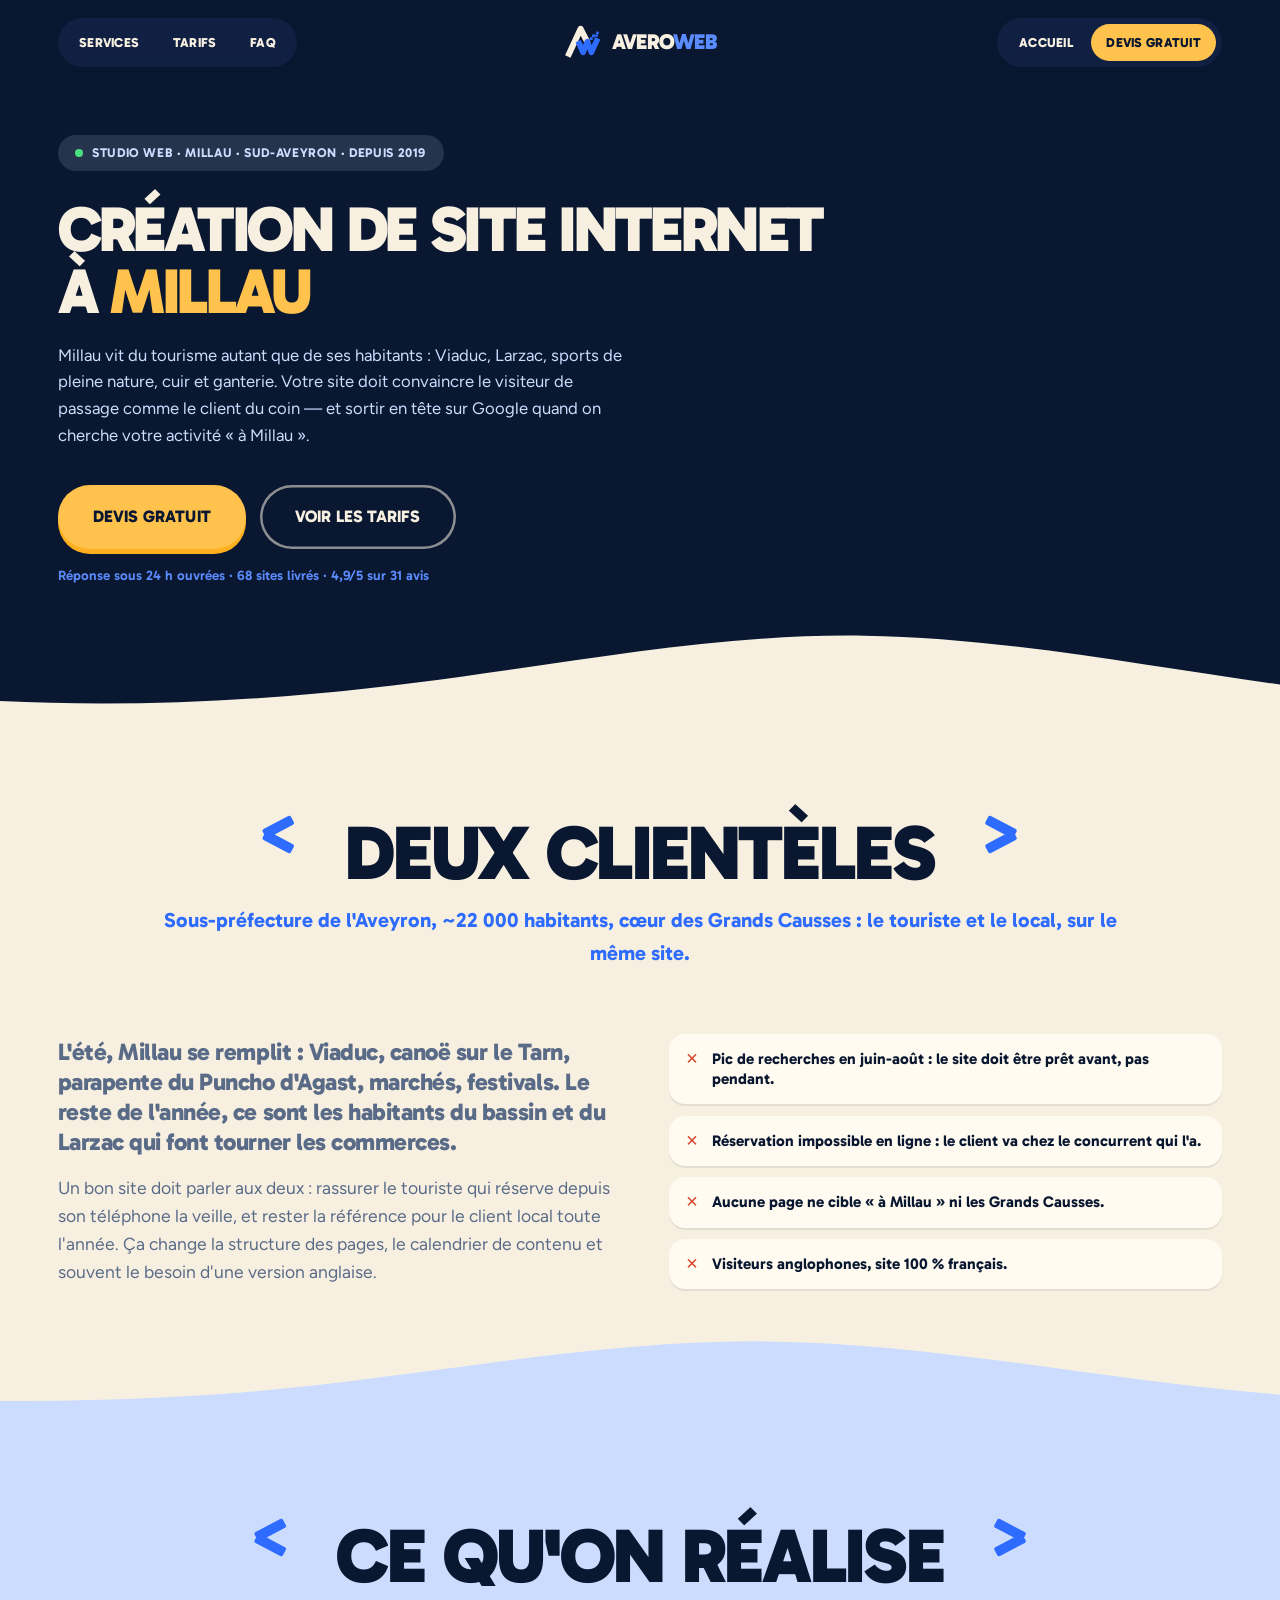
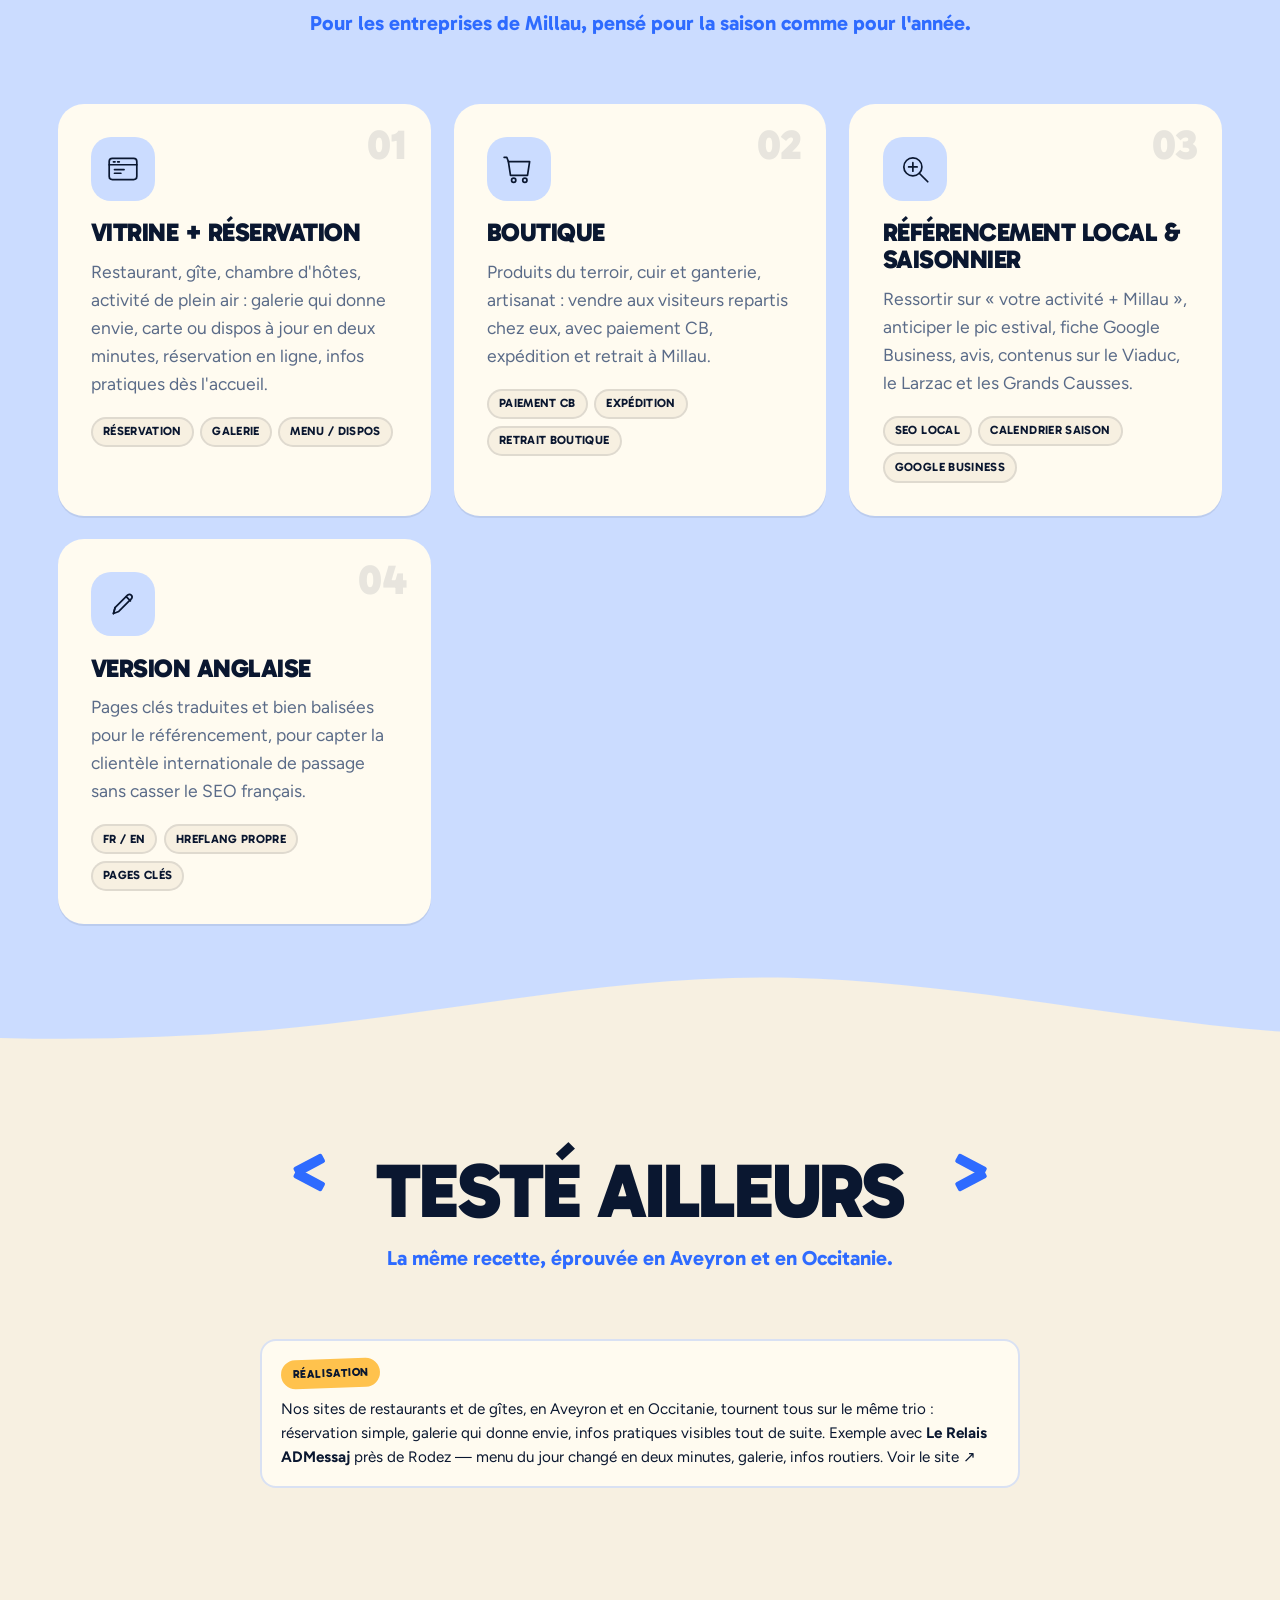
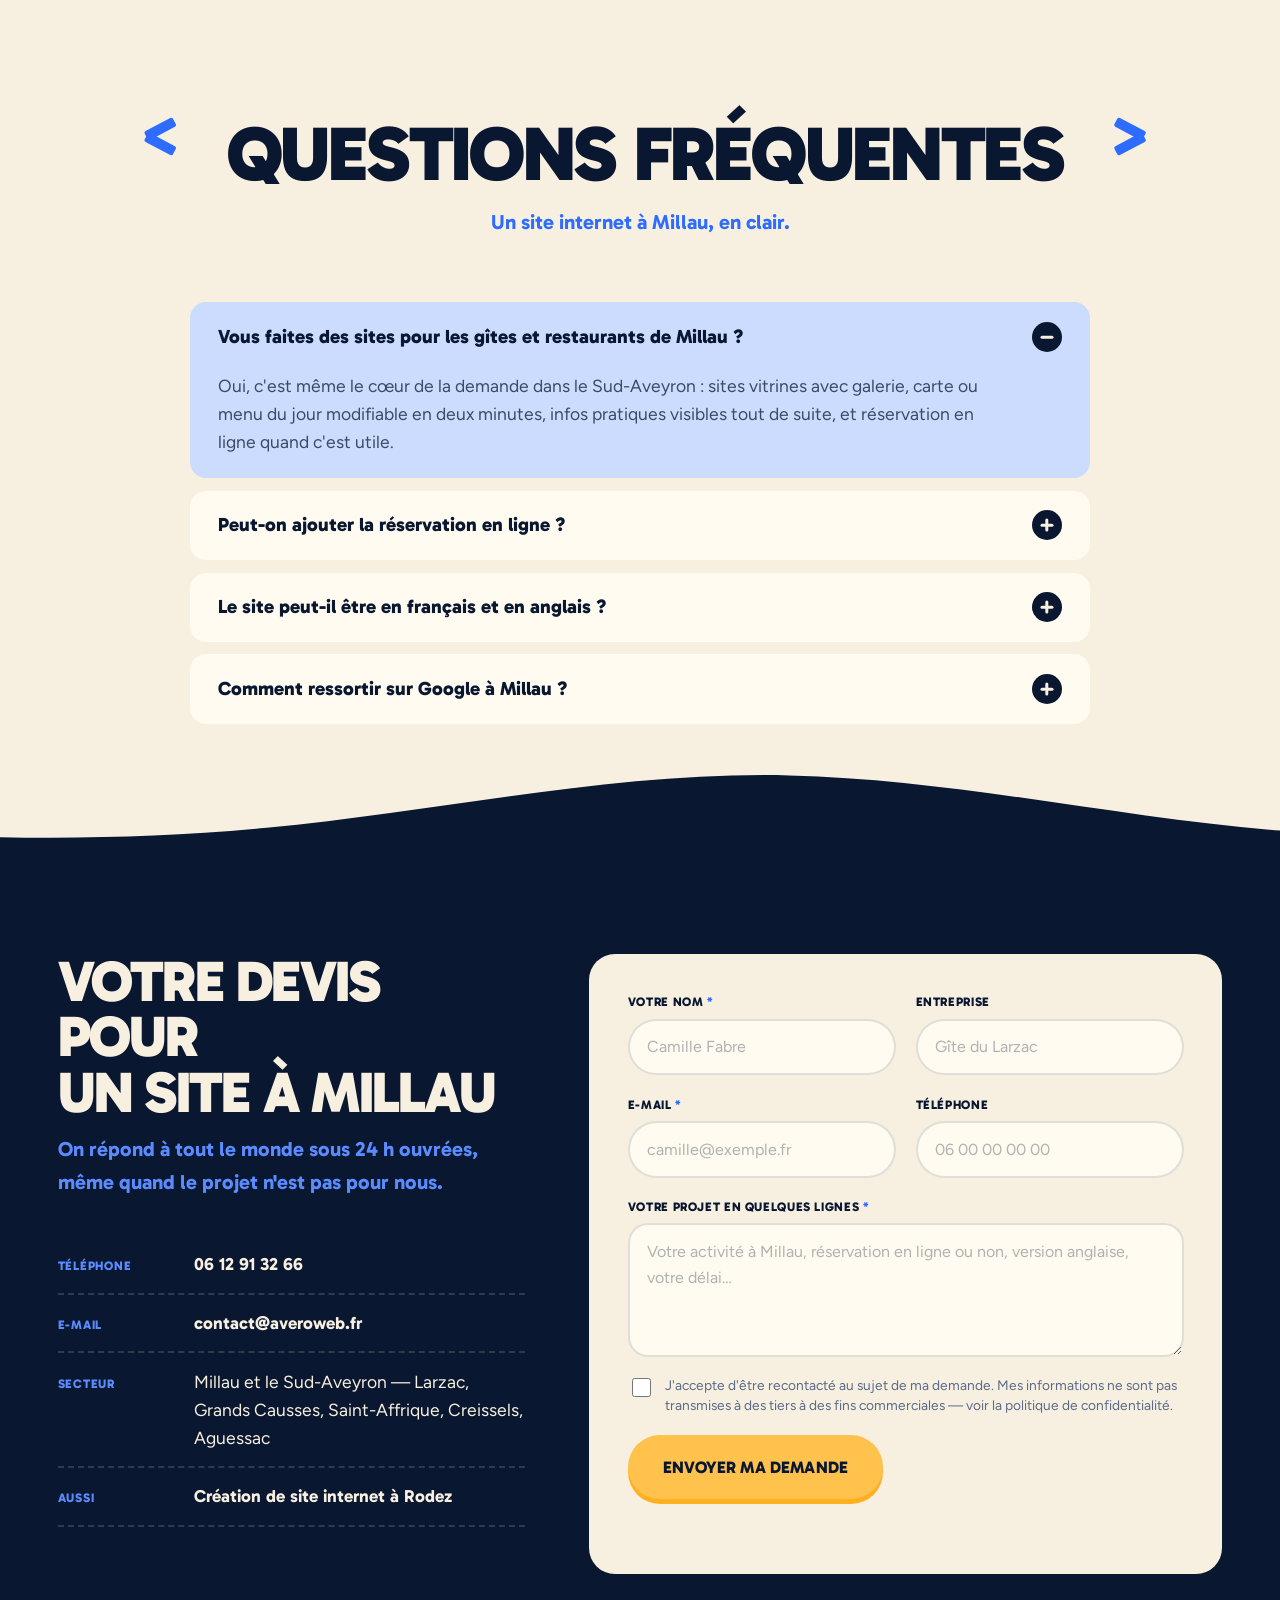
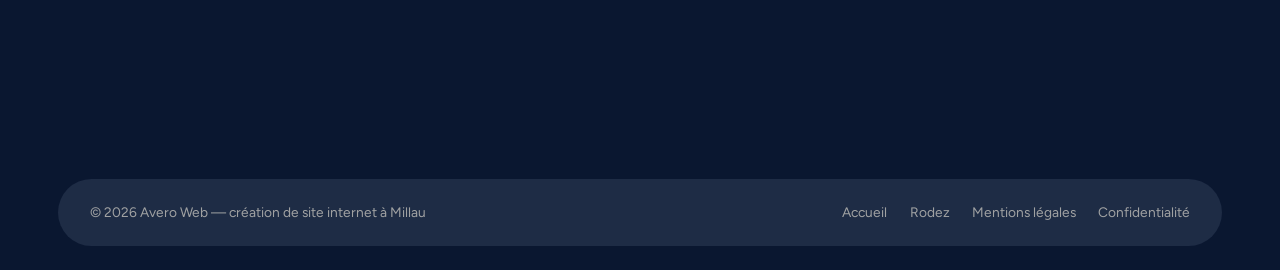
<file: creation-site-internet-millau.html>
<!doctype html>
<html lang="fr">
<head>
<meta charset="utf-8">
<meta name="viewport" content="width=device-width, initial-scale=1, viewport-fit=cover">
<title>Création de site internet à Millau — Avero Web (Aveyron)</title>
<meta name="description" content="Agence web à Millau : sites sur mesure pour commerces, restaurants, gîtes et artisans du Sud-Aveyron. Réservation en ligne, référencement local, FR/EN. Devis gratuit.">
<meta name="robots" content="index,follow">
<meta name="author" content="Avero Web">
<meta name="theme-color" content="#0A1730">
<link rel="canonical" href="https://averoweb.fr/creation-site-internet-millau.html">

<meta name="geo.region" content="FR-12">
<meta name="geo.placename" content="Millau, Aveyron">
<meta name="geo.position" content="44.0979;3.0779">
<meta name="ICBM" content="44.0979, 3.0779">

<meta property="og:type" content="website">
<meta property="og:locale" content="fr_FR">
<meta property="og:site_name" content="Avero Web">
<meta property="og:url" content="https://averoweb.fr/creation-site-internet-millau.html">
<meta property="og:title" content="Création de site internet à Millau — Avero Web">
<meta property="og:description" content="Sites sur mesure pour le Sud-Aveyron : convaincre le visiteur de passage comme le client du coin, et sortir en tête sur Google.">
<meta property="og:image" content="https://averoweb.fr/assets/og.jpg">
<meta property="og:image:width" content="1200">
<meta property="og:image:height" content="630">
<meta property="og:image:alt" content="Avero Web — création de site internet à Millau">
<meta name="twitter:card" content="summary_large_image">
<meta name="twitter:title" content="Création de site internet à Millau — Avero Web">
<meta name="twitter:description" content="Agence web à Millau : sites sur mesure, réservation en ligne, référencement local.">
<meta name="twitter:image" content="https://averoweb.fr/assets/og.jpg">

<link rel="icon" href="/favicon.ico" sizes="any">
<link rel="icon" type="image/svg+xml" href="/assets/favicon.svg">
<link rel="apple-touch-icon" href="/assets/icon-180.png">
<link rel="manifest" href="site.webmanifest">

<link rel="preload" href="assets/fonts/gabarito.latin.woff2" as="font" type="font/woff2" crossorigin>
<link rel="preload" href="assets/fonts/figtree.latin.woff2" as="font" type="font/woff2" crossorigin>
<link rel="stylesheet" href="css/fonts.css">
<link rel="stylesheet" href="css/style.css">

<script type="application/ld+json">
{
  "@context":"https://schema.org",
  "@graph":[
    {
      "@type":"WebPage",
      "@id":"https://averoweb.fr/creation-site-internet-millau.html#webpage",
      "url":"https://averoweb.fr/creation-site-internet-millau.html",
      "name":"Création de site internet à Millau — Avero Web",
      "isPartOf":{"@id":"https://averoweb.fr/#website"},
      "about":{"@id":"https://averoweb.fr/#business"},
      "inLanguage":"fr-FR",
      "primaryImageOfPage":{"@type":"ImageObject","url":"https://averoweb.fr/assets/og.jpg"}
    },
    {
      "@type":"Service",
      "name":"Création de site internet à Millau",
      "serviceType":"Création de site internet",
      "provider":{"@id":"https://averoweb.fr/#business"},
      "areaServed":{"@type":"City","name":"Millau","containedInPlace":{"@type":"AdministrativeArea","name":"Aveyron"}},
      "url":"https://averoweb.fr/creation-site-internet-millau.html",
      "description":"Conception de sites vitrines avec réservation en ligne, boutiques et refontes pour les commerces, restaurants, gîtes et artisans du Sud-Aveyron, avec référencement local intégré."
    },
    {
      "@type":"BreadcrumbList",
      "itemListElement":[
        {"@type":"ListItem","position":1,"name":"Accueil","item":"https://averoweb.fr/"},
        {"@type":"ListItem","position":2,"name":"Création de site internet à Millau","item":"https://averoweb.fr/creation-site-internet-millau.html"}
      ]
    },
    {
      "@type":"FAQPage",
      "mainEntity":[
        {"@type":"Question","name":"Vous faites des sites pour les gîtes et restaurants de Millau ?","acceptedAnswer":{"@type":"Answer","text":"Oui, c'est même le cœur de la demande dans le Sud-Aveyron : sites vitrines avec galerie, carte ou menu du jour modifiable en deux minutes, infos pratiques visibles tout de suite, et réservation en ligne quand c'est utile."}},
        {"@type":"Question","name":"Peut-on ajouter la réservation en ligne ?","acceptedAnswer":{"@type":"Answer","text":"Oui : réservation de table, de chambre ou d'activité, avec ou sans paiement d'acompte. On branche l'outil adapté à votre volume plutôt qu'une usine à gaz."}},
        {"@type":"Question","name":"Le site peut-il être en français et en anglais ?","acceptedAnswer":{"@type":"Answer","text":"Oui. Pour une clientèle touristique (Viaduc, Larzac, sports de pleine nature), une version anglaise des pages clés est fréquente et se gère proprement pour le référencement."}},
        {"@type":"Question","name":"Comment ressortir sur Google à Millau ?","acceptedAnswer":{"@type":"Answer","text":"Site rapide, page dédiée à Millau et au Sud-Aveyron, fiche Google Business optimisée, avis clients, et contenu qui anticipe la saison touristique. Les premiers effets se voient en 6 à 12 semaines."}}
      ]
    }
  ]
}
</script>
</head>

<body>

<a class="skip" href="#main">Aller au contenu</a>

<header class="hdr" id="hdr">
  <nav class="hdr__pill hdr__pill--l" aria-label="Navigation principale">
    <a href="index.html#services">Services</a>
    <a href="index.html#tarifs">Tarifs</a>
    <a href="index.html#faq">FAQ</a>
  </nav>

  <a class="hdr__logo" href="index.html" aria-label="Avero Web, accueil">
    <svg class="mark" viewBox="0 0 100 100" role="img" aria-hidden="true">
      <path d="M12 86 L44 17 L62 52" fill="none" stroke="currentColor" stroke-width="15" stroke-linejoin="round"/>
      <path d="M38 48 L50 76 L61 49 L71 76 L87 41" fill="none" stroke="#2E6BFF" stroke-width="14" stroke-linejoin="round"/>
      <g fill="#2E6BFF"><rect x="67" y="38" width="7" height="7"/><rect x="73" y="31" width="7.5" height="7.5"/><rect x="81" y="31" width="6" height="6"/><rect x="83" y="24" width="6.5" height="6.5"/></g>
    </svg>
    <span class="wordmark">AVERO<em>WEB</em></span>
  </a>

  <div class="hdr__pill hdr__pill--r">
    <a href="index.html">Accueil</a>
    <a href="#devis" class="hdr__cta">Devis gratuit</a>
  </div>

  <button class="burger" id="burger" aria-label="Ouvrir le menu" aria-expanded="false" aria-controls="menu"><span></span><span></span></button>
</header>

<div class="menu" id="menu" hidden>
  <nav class="menu__nav" aria-label="Menu">
    <a href="index.html#services">Services</a>
    <a href="index.html#methode">Méthode</a>
    <a href="index.html#tarifs">Tarifs</a>
    <a href="index.html#faq">FAQ</a>
    <a href="#devis">Devis gratuit</a>
    <a href="index.html">Retour à l'accueil</a>
  </nav>
  <div class="menu__foot">
    <a class="btn btn--amber" href="tel:+33612913266"><span>06 12 91 32 66</span></a>
    <p>Millau — Sud-Aveyron</p>
  </div>
</div>

<main id="main">

<!-- HERO -->
<section class="sec sec--navy avh" id="accueil">
  <div class="wrap">
    <p class="avh__kick rv"><i></i>Studio web · Millau · Sud-Aveyron · depuis 2019</p>
    <h1 class="avh__h1 rv" data-d="1">Création de site internet<br>à <em>Millau</em></h1>
    <p class="avh__sub rv" data-d="2">Millau vit du tourisme autant que de ses habitants : Viaduc, Larzac, sports de pleine nature, cuir et ganterie. Votre site doit convaincre le visiteur de passage comme le client du coin — et sortir en tête sur Google quand on cherche votre activité « à Millau ».</p>
    <div class="avh__cta rv" data-d="3">
      <a class="btn btn--amber btn--lg" href="#devis"><span>Devis gratuit</span></a>
      <a class="btn btn--out btn--lg" href="index.html#tarifs"><span>Voir les tarifs</span></a>
    </div>
    <p class="avh__note rv" data-d="4">Réponse sous 24 h ouvrées · 68 sites livrés · 4,9/5 sur 31 avis</p>
  </div>
  <div class="wave wave--cream" aria-hidden="true"><svg viewBox="0 0 1440 130" preserveAspectRatio="none"><path d="M0,66 C150,116 300,124 460,98 C620,72 760,10 900,14 C1040,18 1180,80 1300,98 C1370,109 1410,104 1440,96 L1440,130 L0,130 Z"/></svg></div>
</section>

<!-- MARCHÉ LOCAL -->
<section class="sec sec--cream">
  <div class="wrap">
    <header class="head">
      <h2 class="ttl rv"><span class="tick tick--l"></span>Deux clientèles<span class="tick tick--r"></span></h2>
      <p class="sub rv" data-d="1">Sous-préfecture de l'Aveyron, ~22 000 habitants, cœur des Grands Causses : le touriste et le local, sur le même site.</p>
    </header>

    <div class="lab">
      <div class="lab__txt rv">
        <p class="lab__lead">L'été, Millau se remplit : Viaduc, canoë sur le Tarn, parapente du Puncho d'Agast, marchés, festivals. Le reste de l'année, ce sont les habitants du bassin et du Larzac qui font tourner les commerces.</p>
        <p>Un bon site doit parler aux deux : rassurer le touriste qui réserve depuis son téléphone la veille, et rester la référence pour le client local toute l'année. Ça change la structure des pages, le calendrier de contenu et souvent le besoin d'une version anglaise.</p>
      </div>
      <div class="lab__vis rv" data-d="1">
        <ul class="pains">
          <li>Pic de recherches en juin-août : le site doit être prêt avant, pas pendant.</li>
          <li>Réservation impossible en ligne : le client va chez le concurrent qui l'a.</li>
          <li>Aucune page ne cible « à Millau » ni les Grands Causses.</li>
          <li>Visiteurs anglophones, site 100 % français.</li>
        </ul>
      </div>
    </div>
  </div>
  <div class="wave wave--blue" aria-hidden="true"><svg viewBox="0 0 1440 130" preserveAspectRatio="none"><path d="M0,96 C120,104 260,112 400,92 C540,72 680,16 820,18 C960,20 1100,78 1240,96 C1310,105 1380,104 1440,92 L1440,130 L0,130 Z"/></svg></div>
</section>

<!-- SERVICES -->
<section class="sec sec--blue">
  <div class="wrap">
    <header class="head">
      <h2 class="ttl rv"><span class="tick tick--l"></span>Ce qu'on réalise<span class="tick tick--r"></span></h2>
      <p class="sub rv" data-d="1">Pour les entreprises de Millau, pensé pour la saison comme pour l'année.</p>
    </header>
    <div class="cards">
      <article class="card rv">
        <span class="card__n">01</span>
        <div class="card__ic"><svg viewBox="0 0 64 64" aria-hidden="true"><rect x="6" y="12" width="52" height="40" rx="6"/><path d="M6 24h52M14 18.5h3M22 18.5h3"/><path d="M16 33h18M16 40h12"/></svg></div>
        <h3>Vitrine + réservation</h3>
        <p>Restaurant, gîte, chambre d'hôtes, activité de plein air : galerie qui donne envie, carte ou dispos à jour en deux minutes, réservation en ligne, infos pratiques dès l'accueil.</p>
        <ul><li>Réservation</li><li>Galerie</li><li>Menu / dispos</li></ul>
      </article>
      <article class="card rv" data-d="1">
        <span class="card__n">02</span>
        <div class="card__ic"><svg viewBox="0 0 64 64" aria-hidden="true"><path d="M12 18h40l-4 26H16z"/><path d="M12 18l-3-8H4"/><circle cx="22" cy="53" r="4"/><circle cx="43" cy="53" r="4"/></svg></div>
        <h3>Boutique</h3>
        <p>Produits du terroir, cuir et ganterie, artisanat : vendre aux visiteurs repartis chez eux, avec paiement CB, expédition et retrait à Millau.</p>
        <ul><li>Paiement CB</li><li>Expédition</li><li>Retrait boutique</li></ul>
      </article>
      <article class="card rv" data-d="2">
        <span class="card__n">03</span>
        <div class="card__ic"><svg viewBox="0 0 64 64" aria-hidden="true"><circle cx="28" cy="28" r="17"/><path d="M40 40l16 16"/><path d="M28 20v16M20 28h16"/></svg></div>
        <h3>Référencement local &amp; saisonnier</h3>
        <p>Ressortir sur « votre activité + Millau », anticiper le pic estival, fiche Google Business, avis, contenus sur le Viaduc, le Larzac et les Grands Causses.</p>
        <ul><li>SEO local</li><li>Calendrier saison</li><li>Google Business</li></ul>
      </article>
      <article class="card rv" data-d="1">
        <span class="card__n">04</span>
        <div class="card__ic"><svg viewBox="0 0 64 64" aria-hidden="true"><path d="M14 50l10-4 24-24a5 5 0 0 0-7-7L17 39z"/><path d="M38 18l8 8"/><path d="M14 50l3-11"/></svg></div>
        <h3>Version anglaise</h3>
        <p>Pages clés traduites et bien balisées pour le référencement, pour capter la clientèle internationale de passage sans casser le SEO français.</p>
        <ul><li>FR / EN</li><li>hreflang propre</li><li>Pages clés</li></ul>
      </article>
    </div>
  </div>
  <div class="wave wave--cream" aria-hidden="true"><svg viewBox="0 0 1440 130" preserveAspectRatio="none"><path d="M0,80 C140,110 280,118 420,96 C560,74 700,14 840,20 C980,26 1120,86 1250,100 C1320,108 1390,102 1440,88 L1440,130 L0,130 Z"/></svg></div>
</section>

<!-- RÉALISATION -->
<section class="sec sec--cream">
  <div class="wrap">
    <header class="head">
      <h2 class="ttl rv"><span class="tick tick--l"></span>Testé ailleurs<span class="tick tick--r"></span></h2>
      <p class="sub rv" data-d="1">La même recette, éprouvée en Aveyron et en Occitanie.</p>
    </header>
    <div class="lab__proof lab__proof--center rv">
      <span class="lab__badge">Réalisation</span>
      <p>Nos sites de restaurants et de gîtes, en Aveyron et en Occitanie, tournent tous sur le même trio&nbsp;: réservation simple, galerie qui donne envie, infos pratiques visibles tout de suite. Exemple avec <strong>Le Relais ADMessaj</strong> près de Rodez — menu du jour changé en deux minutes, galerie, infos routiers. <a href="https://www.lerelaisadmessaj.fr/" target="_blank" rel="noopener">Voir le site&nbsp;↗</a></p>
    </div>
  </div>
</section>

<!-- FAQ -->
<section class="sec sec--cream faq" id="faq">
  <div class="wrap">
    <header class="head">
      <h2 class="ttl rv"><span class="tick tick--l"></span>Questions fréquentes<span class="tick tick--r"></span></h2>
      <p class="sub rv" data-d="1">Un site internet à Millau, en clair.</p>
    </header>
    <div class="acc">
      <details class="ac rv" open><summary><span>Vous faites des sites pour les gîtes et restaurants de Millau&nbsp;?</span><i aria-hidden="true"></i></summary><div class="ac__c"><p>Oui, c'est même le cœur de la demande dans le Sud-Aveyron : sites vitrines avec galerie, carte ou menu du jour modifiable en deux minutes, infos pratiques visibles tout de suite, et réservation en ligne quand c'est utile.</p></div></details>
      <details class="ac rv"><summary><span>Peut-on ajouter la réservation en ligne&nbsp;?</span><i aria-hidden="true"></i></summary><div class="ac__c"><p>Oui : réservation de table, de chambre ou d'activité, avec ou sans paiement d'acompte. On branche l'outil adapté à votre volume plutôt qu'une usine à gaz.</p></div></details>
      <details class="ac rv"><summary><span>Le site peut-il être en français et en anglais&nbsp;?</span><i aria-hidden="true"></i></summary><div class="ac__c"><p>Oui. Pour une clientèle touristique (Viaduc, Larzac, sports de pleine nature), une version anglaise des pages clés est fréquente et se gère proprement pour le référencement, avec les balises hreflang.</p></div></details>
      <details class="ac rv"><summary><span>Comment ressortir sur Google à Millau&nbsp;?</span><i aria-hidden="true"></i></summary><div class="ac__c"><p>Site rapide, page dédiée à Millau et au Sud-Aveyron, fiche Google Business optimisée, avis clients, et contenu qui anticipe la saison touristique. Les premiers effets se voient en 6 à 12 semaines.</p></div></details>
    </div>
  </div>
  <div class="wave wave--navy" aria-hidden="true"><svg viewBox="0 0 1440 130" preserveAspectRatio="none"><path d="M0,84 C140,110 280,118 420,94 C560,70 700,12 840,18 C980,24 1120,86 1250,100 C1320,108 1390,102 1440,88 L1440,130 L0,130 Z"/></svg></div>
</section>

<!-- DEVIS -->
<section class="sec sec--navy contact" id="devis">
  <div class="wrap contact__in">
    <div class="contact__l">
      <h2 class="ttl ttl--l rv">Votre devis pour<br>un site à Millau</h2>
      <p class="sub sub--l rv" data-d="1">On répond à tout le monde sous 24 h ouvrées, même quand le projet n'est pas pour nous.</p>
      <ul class="cinfo rv" data-d="2">
        <li><span>Téléphone</span><a href="tel:+33612913266">06 12 91 32 66</a></li>
        <li><span>E-mail</span><a href="mailto:contact@averoweb.fr">contact@averoweb.fr</a></li>
        <li><span>Secteur</span><p>Millau et le Sud-Aveyron — Larzac, Grands Causses, Saint-Affrique, Creissels, Aguessac</p></li>
        <li><span>Aussi</span><a href="creation-site-internet-rodez.html">Création de site internet à Rodez</a></li>
      </ul>
    </div>

    <form class="form rv" data-d="1" id="form" novalidate>
      <div class="form__r">
        <div class="fd"><label for="f-nom">Votre nom <i>*</i></label><input id="f-nom" name="nom" type="text" required autocomplete="name" placeholder="Camille Fabre"></div>
        <div class="fd"><label for="f-ent">Entreprise</label><input id="f-ent" name="entreprise" type="text" autocomplete="organization" placeholder="Gîte du Larzac"></div>
      </div>
      <div class="form__r">
        <div class="fd"><label for="f-mail">E-mail <i>*</i></label><input id="f-mail" name="email" type="email" required autocomplete="email" placeholder="camille@exemple.fr"></div>
        <div class="fd"><label for="f-tel">Téléphone</label><input id="f-tel" name="tel" type="tel" autocomplete="tel" placeholder="06 00 00 00 00"></div>
      </div>
      <div class="fd"><label for="f-msg">Votre projet en quelques lignes <i>*</i></label><textarea id="f-msg" name="message" rows="4" required placeholder="Votre activité à Millau, réservation en ligne ou non, version anglaise, votre délai…"></textarea></div>

      <label class="rgpd"><input type="checkbox" name="rgpd" required><span>J'accepte d'être recontacté au sujet de ma demande. Mes informations ne sont pas transmises à des tiers à des fins commerciales — voir la <a href="confidentialite.html" target="_blank" rel="noopener">politique de confidentialité</a>.</span></label>

      <input type="text" name="societe_web" class="honey" tabindex="-1" autocomplete="off" aria-hidden="true">
      <input type="checkbox" name="botcheck" class="honey" tabindex="-1" autocomplete="off" aria-hidden="true">

      <button class="btn btn--amber btn--lg" type="submit"><span>Envoyer ma demande</span></button>
      <p class="form__m" id="formMsg" role="status" aria-live="polite"></p>
    </form>
  </div>
</section>

</main>

<footer class="foot">
  <div class="wrap">
    <div class="foot__bot">
      <p>© <span id="year">2026</span> Avero Web — création de site internet à Millau</p>
      <nav aria-label="Liens"><a href="index.html">Accueil</a><a href="creation-site-internet-rodez.html">Rodez</a><a href="mentions-legales.html">Mentions légales</a><a href="confidentialite.html">Confidentialité</a></nav>
    </div>
  </div>
</footer>

<script src="js/main.js" defer></script>
</body>
</html>
</file>
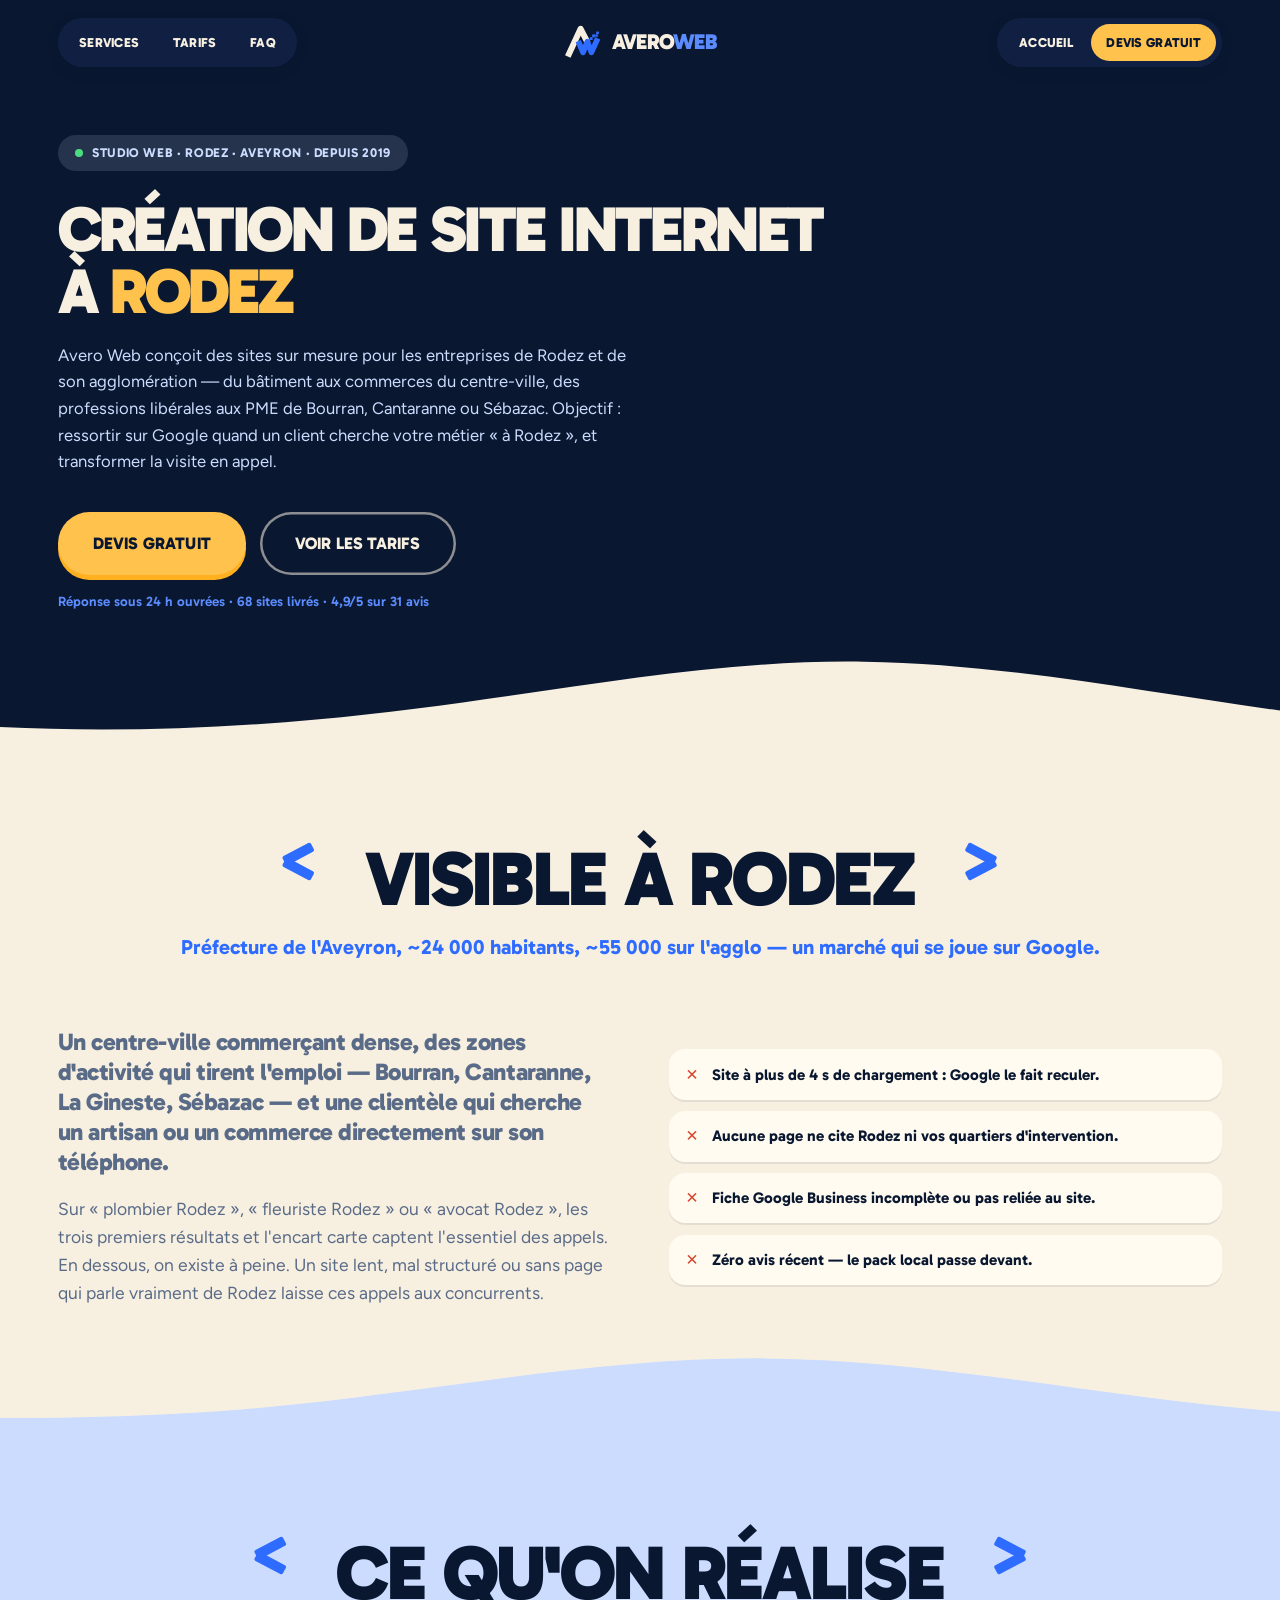
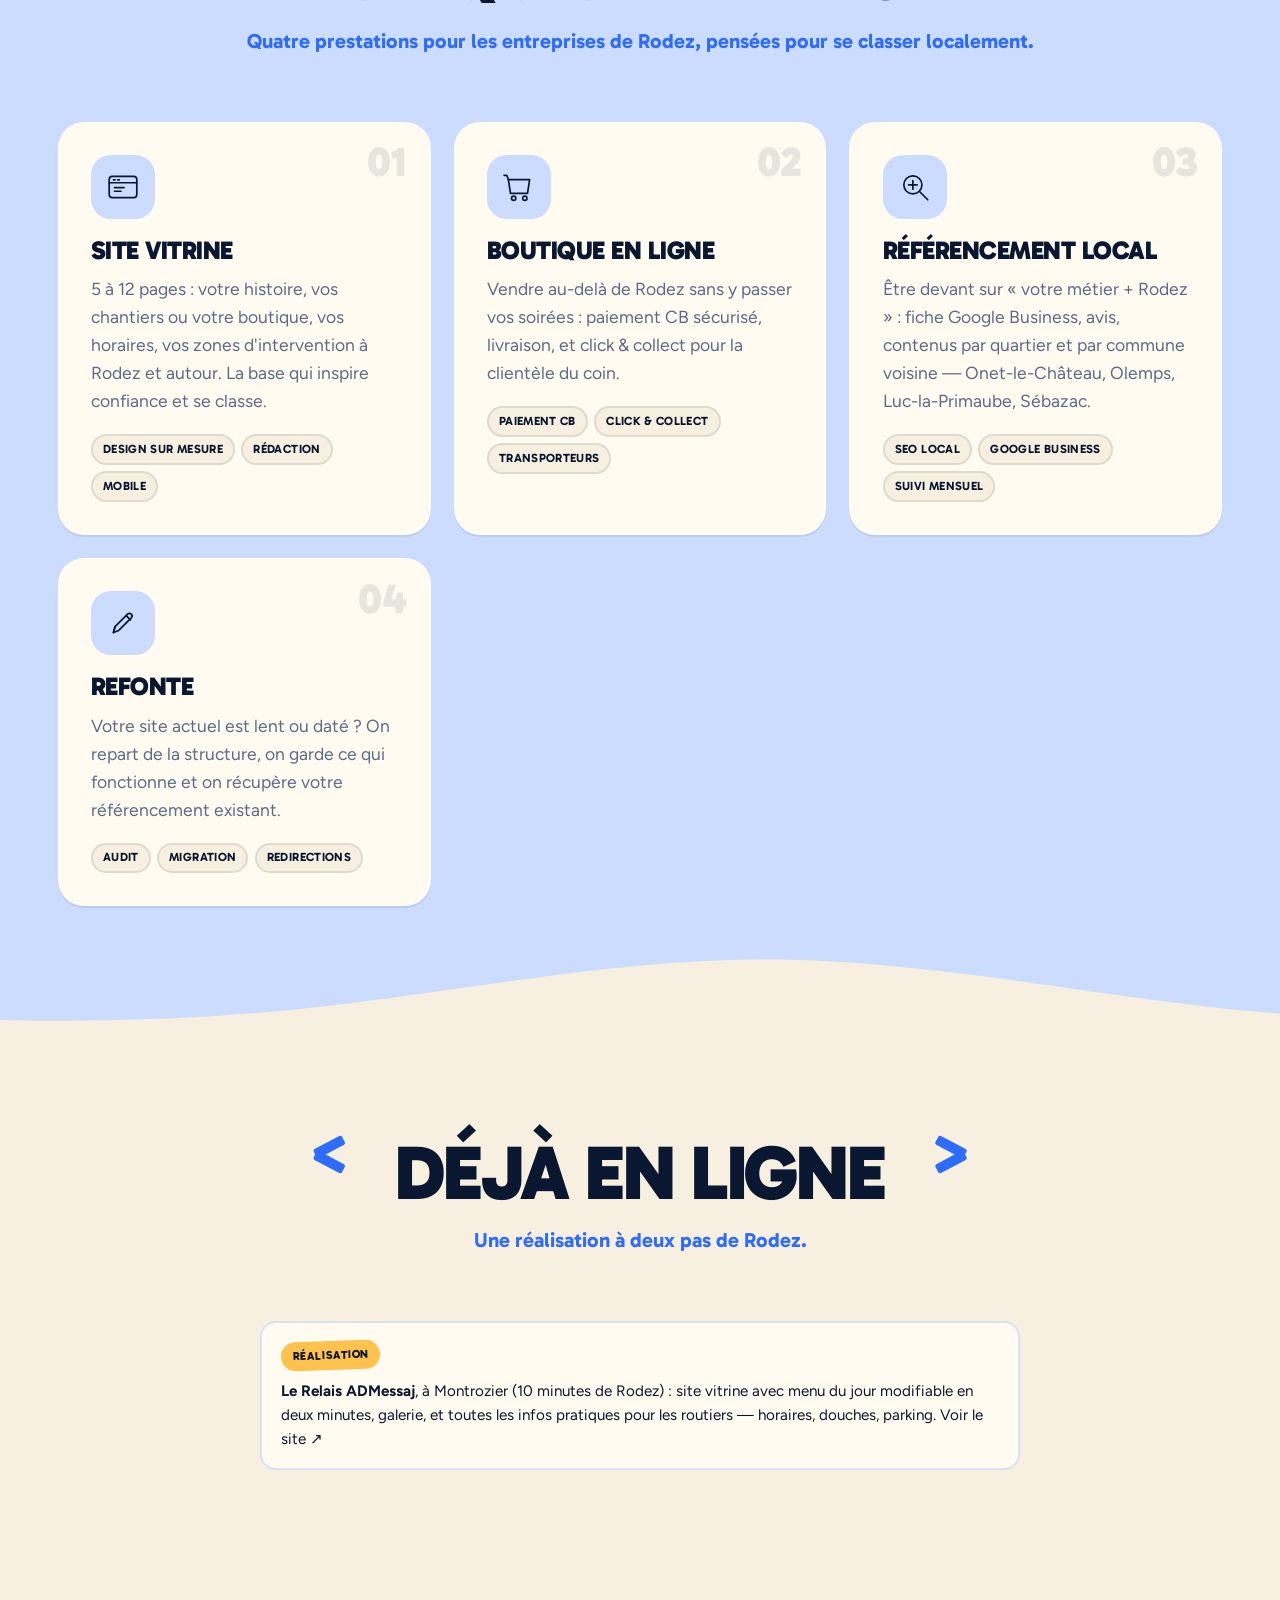
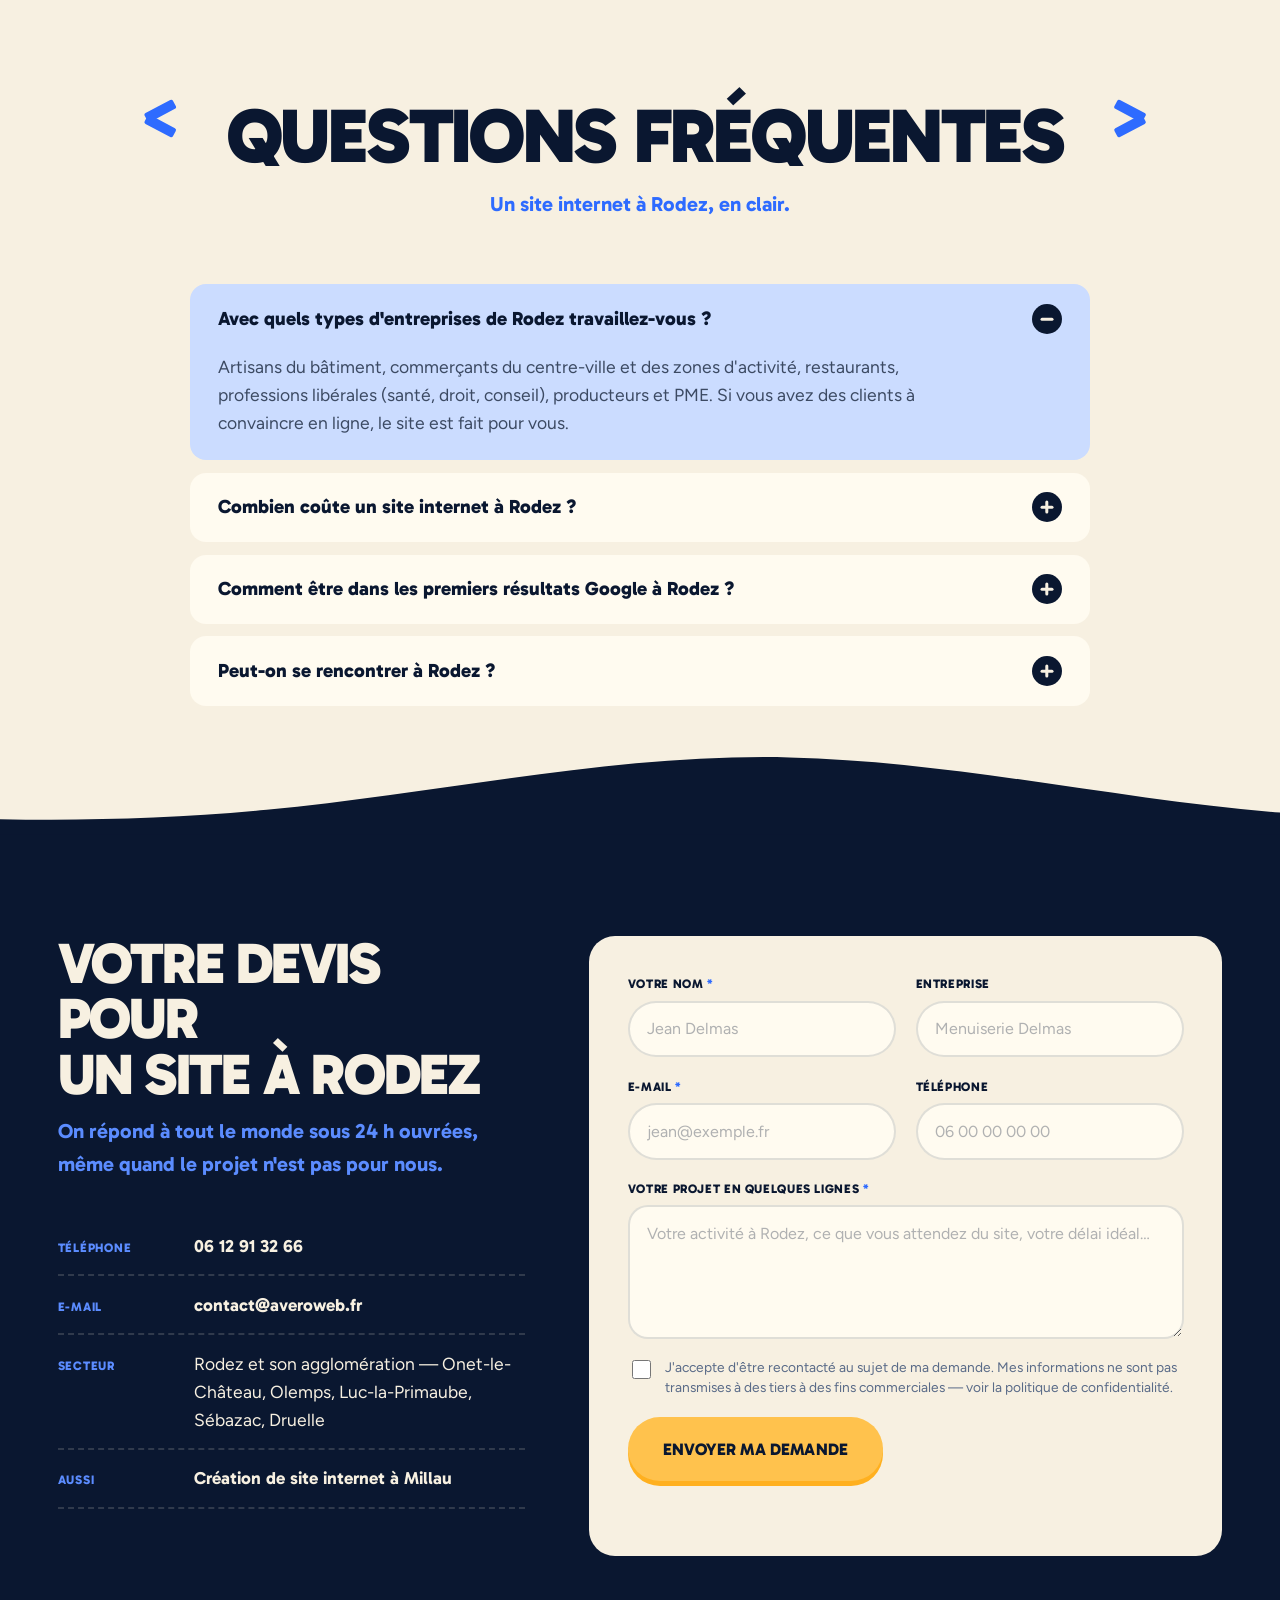
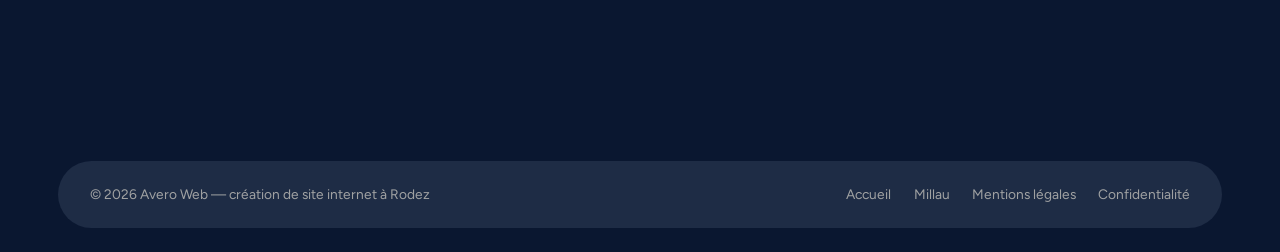
<file: creation-site-internet-rodez.html>
<!doctype html>
<html lang="fr">
<head>
<meta charset="utf-8">
<meta name="viewport" content="width=device-width, initial-scale=1, viewport-fit=cover">
<title>Création de site internet à Rodez — Avero Web (Aveyron)</title>
<meta name="description" content="Agence web à Rodez : sites internet sur mesure pour les artisans, commerçants et PME du bassin ruthénois. Rapides, bien référencés sur Google. Devis gratuit sous 24 h.">
<meta name="robots" content="index,follow">
<meta name="author" content="Avero Web">
<meta name="theme-color" content="#0A1730">
<link rel="canonical" href="https://averoweb.fr/creation-site-internet-rodez.html">

<meta name="geo.region" content="FR-12">
<meta name="geo.placename" content="Rodez, Aveyron">
<meta name="geo.position" content="44.3506;2.5750">
<meta name="ICBM" content="44.3506, 2.5750">

<meta property="og:type" content="website">
<meta property="og:locale" content="fr_FR">
<meta property="og:site_name" content="Avero Web">
<meta property="og:url" content="https://averoweb.fr/creation-site-internet-rodez.html">
<meta property="og:title" content="Création de site internet à Rodez — Avero Web">
<meta property="og:description" content="Sites sur mesure pour les entreprises de Rodez : rapides, bien référencés localement, faits pour ramener des clients.">
<meta property="og:image" content="https://averoweb.fr/assets/og.jpg">
<meta property="og:image:width" content="1200">
<meta property="og:image:height" content="630">
<meta property="og:image:alt" content="Avero Web — création de site internet à Rodez">
<meta name="twitter:card" content="summary_large_image">
<meta name="twitter:title" content="Création de site internet à Rodez — Avero Web">
<meta name="twitter:description" content="Agence web à Rodez : sites sur mesure, rapides et bien référencés sur Google.">
<meta name="twitter:image" content="https://averoweb.fr/assets/og.jpg">

<link rel="icon" href="/favicon.ico" sizes="any">
<link rel="icon" type="image/svg+xml" href="/assets/favicon.svg">
<link rel="apple-touch-icon" href="/assets/icon-180.png">
<link rel="manifest" href="site.webmanifest">

<link rel="preload" href="assets/fonts/gabarito.latin.woff2" as="font" type="font/woff2" crossorigin>
<link rel="preload" href="assets/fonts/figtree.latin.woff2" as="font" type="font/woff2" crossorigin>
<link rel="stylesheet" href="css/fonts.css">
<link rel="stylesheet" href="css/style.css">

<script type="application/ld+json">
{
  "@context":"https://schema.org",
  "@graph":[
    {
      "@type":"WebPage",
      "@id":"https://averoweb.fr/creation-site-internet-rodez.html#webpage",
      "url":"https://averoweb.fr/creation-site-internet-rodez.html",
      "name":"Création de site internet à Rodez — Avero Web",
      "isPartOf":{"@id":"https://averoweb.fr/#website"},
      "about":{"@id":"https://averoweb.fr/#business"},
      "inLanguage":"fr-FR",
      "primaryImageOfPage":{"@type":"ImageObject","url":"https://averoweb.fr/assets/og.jpg"}
    },
    {
      "@type":"Service",
      "name":"Création de site internet à Rodez",
      "serviceType":"Création de site internet",
      "provider":{"@id":"https://averoweb.fr/#business"},
      "areaServed":{"@type":"City","name":"Rodez","containedInPlace":{"@type":"AdministrativeArea","name":"Aveyron"}},
      "url":"https://averoweb.fr/creation-site-internet-rodez.html",
      "description":"Conception de sites vitrines, boutiques en ligne et refontes pour les entreprises de Rodez et de l'agglomération, avec référencement local intégré."
    },
    {
      "@type":"BreadcrumbList",
      "itemListElement":[
        {"@type":"ListItem","position":1,"name":"Accueil","item":"https://averoweb.fr/"},
        {"@type":"ListItem","position":2,"name":"Création de site internet à Rodez","item":"https://averoweb.fr/creation-site-internet-rodez.html"}
      ]
    },
    {
      "@type":"FAQPage",
      "mainEntity":[
        {"@type":"Question","name":"Avec quels types d'entreprises de Rodez travaillez-vous ?","acceptedAnswer":{"@type":"Answer","text":"Artisans du bâtiment, commerçants du centre-ville et des zones d'activité, restaurants, professions libérales (santé, droit, conseil), producteurs et PME. Si vous avez des clients à convaincre en ligne, le site est fait pour vous."}},
        {"@type":"Question","name":"Combien coûte un site internet à Rodez ?","acceptedAnswer":{"@type":"Answer","text":"À partir de 800 € HT pour un site vitrine Essentiel, à partir de 1 800 € HT pour un Premium, à partir de 2 000 € HT pour une boutique en ligne. Les prix sont affichés, le devis est ferme, et la maintenance est à 39 € / mois sans engagement."}},
        {"@type":"Question","name":"Comment être dans les premiers résultats Google à Rodez ?","acceptedAnswer":{"@type":"Answer","text":"Un site rapide et bien structuré, une page dédiée à Rodez et à vos quartiers d'intervention, une fiche Google Business optimisée, des avis clients réguliers et un contenu à jour. Les premiers effets se voient en 6 à 12 semaines ; les positions sont suivies chaque mois."}},
        {"@type":"Question","name":"Peut-on se rencontrer à Rodez ?","acceptedAnswer":{"@type":"Answer","text":"Oui. L'essentiel se fait à distance (téléphone, e-mail, WhatsApp), mais un rendez-vous sur place dans le bassin ruthénois est possible si vous préférez."}}
      ]
    }
  ]
}
</script>
</head>

<body>

<a class="skip" href="#main">Aller au contenu</a>

<header class="hdr" id="hdr">
  <nav class="hdr__pill hdr__pill--l" aria-label="Navigation principale">
    <a href="index.html#services">Services</a>
    <a href="index.html#tarifs">Tarifs</a>
    <a href="index.html#faq">FAQ</a>
  </nav>

  <a class="hdr__logo" href="index.html" aria-label="Avero Web, accueil">
    <svg class="mark" viewBox="0 0 100 100" role="img" aria-hidden="true">
      <path d="M12 86 L44 17 L62 52" fill="none" stroke="currentColor" stroke-width="15" stroke-linejoin="round"/>
      <path d="M38 48 L50 76 L61 49 L71 76 L87 41" fill="none" stroke="#2E6BFF" stroke-width="14" stroke-linejoin="round"/>
      <g fill="#2E6BFF"><rect x="67" y="38" width="7" height="7"/><rect x="73" y="31" width="7.5" height="7.5"/><rect x="81" y="31" width="6" height="6"/><rect x="83" y="24" width="6.5" height="6.5"/></g>
    </svg>
    <span class="wordmark">AVERO<em>WEB</em></span>
  </a>

  <div class="hdr__pill hdr__pill--r">
    <a href="index.html">Accueil</a>
    <a href="#devis" class="hdr__cta">Devis gratuit</a>
  </div>

  <button class="burger" id="burger" aria-label="Ouvrir le menu" aria-expanded="false" aria-controls="menu"><span></span><span></span></button>
</header>

<div class="menu" id="menu" hidden>
  <nav class="menu__nav" aria-label="Menu">
    <a href="index.html#services">Services</a>
    <a href="index.html#methode">Méthode</a>
    <a href="index.html#tarifs">Tarifs</a>
    <a href="index.html#faq">FAQ</a>
    <a href="#devis">Devis gratuit</a>
    <a href="index.html">Retour à l'accueil</a>
  </nav>
  <div class="menu__foot">
    <a class="btn btn--amber" href="tel:+33612913266"><span>06 12 91 32 66</span></a>
    <p>Rodez — Aveyron</p>
  </div>
</div>

<main id="main">

<!-- HERO -->
<section class="sec sec--navy avh" id="accueil">
  <div class="wrap">
    <p class="avh__kick rv"><i></i>Studio web · Rodez · Aveyron · depuis 2019</p>
    <h1 class="avh__h1 rv" data-d="1">Création de site internet<br>à <em>Rodez</em></h1>
    <p class="avh__sub rv" data-d="2">Avero Web conçoit des sites sur mesure pour les entreprises de Rodez et de son agglomération — du bâtiment aux commerces du centre-ville, des professions libérales aux PME de Bourran, Cantaranne ou Sébazac. Objectif : ressortir sur Google quand un client cherche votre métier « à Rodez », et transformer la visite en appel.</p>
    <div class="avh__cta rv" data-d="3">
      <a class="btn btn--amber btn--lg" href="#devis"><span>Devis gratuit</span></a>
      <a class="btn btn--out btn--lg" href="index.html#tarifs"><span>Voir les tarifs</span></a>
    </div>
    <p class="avh__note rv" data-d="4">Réponse sous 24 h ouvrées · 68 sites livrés · 4,9/5 sur 31 avis</p>
  </div>
  <div class="wave wave--cream" aria-hidden="true"><svg viewBox="0 0 1440 130" preserveAspectRatio="none"><path d="M0,66 C150,116 300,124 460,98 C620,72 760,10 900,14 C1040,18 1180,80 1300,98 C1370,109 1410,104 1440,96 L1440,130 L0,130 Z"/></svg></div>
</section>

<!-- MARCHÉ LOCAL -->
<section class="sec sec--cream">
  <div class="wrap">
    <header class="head">
      <h2 class="ttl rv"><span class="tick tick--l"></span>Visible à Rodez<span class="tick tick--r"></span></h2>
      <p class="sub rv" data-d="1">Préfecture de l'Aveyron, ~24 000 habitants, ~55 000 sur l'agglo — un marché qui se joue sur Google.</p>
    </header>

    <div class="lab">
      <div class="lab__txt rv">
        <p class="lab__lead">Un centre-ville commerçant dense, des zones d'activité qui tirent l'emploi — Bourran, Cantaranne, La Gineste, Sébazac — et une clientèle qui cherche un artisan ou un commerce directement sur son téléphone.</p>
        <p>Sur « plombier Rodez », « fleuriste Rodez » ou « avocat Rodez », les trois premiers résultats et l'encart carte captent l'essentiel des appels. En dessous, on existe à peine. Un site lent, mal structuré ou sans page qui parle vraiment de Rodez laisse ces appels aux concurrents.</p>
      </div>
      <div class="lab__vis rv" data-d="1">
        <ul class="pains">
          <li>Site à plus de 4 s de chargement : Google le fait reculer.</li>
          <li>Aucune page ne cite Rodez ni vos quartiers d'intervention.</li>
          <li>Fiche Google Business incomplète ou pas reliée au site.</li>
          <li>Zéro avis récent — le pack local passe devant.</li>
        </ul>
      </div>
    </div>
  </div>
  <div class="wave wave--blue" aria-hidden="true"><svg viewBox="0 0 1440 130" preserveAspectRatio="none"><path d="M0,96 C120,104 260,112 400,92 C540,72 680,16 820,18 C960,20 1100,78 1240,96 C1310,105 1380,104 1440,92 L1440,130 L0,130 Z"/></svg></div>
</section>

<!-- SERVICES -->
<section class="sec sec--blue">
  <div class="wrap">
    <header class="head">
      <h2 class="ttl rv"><span class="tick tick--l"></span>Ce qu'on réalise<span class="tick tick--r"></span></h2>
      <p class="sub rv" data-d="1">Quatre prestations pour les entreprises de Rodez, pensées pour se classer localement.</p>
    </header>
    <div class="cards">
      <article class="card rv">
        <span class="card__n">01</span>
        <div class="card__ic"><svg viewBox="0 0 64 64" aria-hidden="true"><rect x="6" y="12" width="52" height="40" rx="6"/><path d="M6 24h52M14 18.5h3M22 18.5h3"/><path d="M16 33h18M16 40h12"/></svg></div>
        <h3>Site vitrine</h3>
        <p>5 à 12 pages : votre histoire, vos chantiers ou votre boutique, vos horaires, vos zones d'intervention à Rodez et autour. La base qui inspire confiance et se classe.</p>
        <ul><li>Design sur mesure</li><li>Rédaction</li><li>Mobile</li></ul>
      </article>
      <article class="card rv" data-d="1">
        <span class="card__n">02</span>
        <div class="card__ic"><svg viewBox="0 0 64 64" aria-hidden="true"><path d="M12 18h40l-4 26H16z"/><path d="M12 18l-3-8H4"/><circle cx="22" cy="53" r="4"/><circle cx="43" cy="53" r="4"/></svg></div>
        <h3>Boutique en ligne</h3>
        <p>Vendre au-delà de Rodez sans y passer vos soirées : paiement CB sécurisé, livraison, et click &amp; collect pour la clientèle du coin.</p>
        <ul><li>Paiement CB</li><li>Click &amp; collect</li><li>Transporteurs</li></ul>
      </article>
      <article class="card rv" data-d="2">
        <span class="card__n">03</span>
        <div class="card__ic"><svg viewBox="0 0 64 64" aria-hidden="true"><circle cx="28" cy="28" r="17"/><path d="M40 40l16 16"/><path d="M28 20v16M20 28h16"/></svg></div>
        <h3>Référencement local</h3>
        <p>Être devant sur « votre métier + Rodez » : fiche Google Business, avis, contenus par quartier et par commune voisine — Onet-le-Château, Olemps, Luc-la-Primaube, Sébazac.</p>
        <ul><li>SEO local</li><li>Google Business</li><li>Suivi mensuel</li></ul>
      </article>
      <article class="card rv" data-d="1">
        <span class="card__n">04</span>
        <div class="card__ic"><svg viewBox="0 0 64 64" aria-hidden="true"><path d="M14 50l10-4 24-24a5 5 0 0 0-7-7L17 39z"/><path d="M38 18l8 8"/><path d="M14 50l3-11"/></svg></div>
        <h3>Refonte</h3>
        <p>Votre site actuel est lent ou daté ? On repart de la structure, on garde ce qui fonctionne et on récupère votre référencement existant.</p>
        <ul><li>Audit</li><li>Migration</li><li>Redirections</li></ul>
      </article>
    </div>
  </div>
  <div class="wave wave--cream" aria-hidden="true"><svg viewBox="0 0 1440 130" preserveAspectRatio="none"><path d="M0,80 C140,110 280,118 420,96 C560,74 700,14 840,20 C980,26 1120,86 1250,100 C1320,108 1390,102 1440,88 L1440,130 L0,130 Z"/></svg></div>
</section>

<!-- RÉALISATION LOCALE -->
<section class="sec sec--cream">
  <div class="wrap">
    <header class="head">
      <h2 class="ttl rv"><span class="tick tick--l"></span>Déjà en ligne<span class="tick tick--r"></span></h2>
      <p class="sub rv" data-d="1">Une réalisation à deux pas de Rodez.</p>
    </header>
    <div class="lab__proof lab__proof--center rv">
      <span class="lab__badge">Réalisation</span>
      <p><strong>Le Relais ADMessaj</strong>, à Montrozier (10 minutes de Rodez) : site vitrine avec menu du jour modifiable en deux minutes, galerie, et toutes les infos pratiques pour les routiers — horaires, douches, parking. <a href="https://www.lerelaisadmessaj.fr/" target="_blank" rel="noopener">Voir le site&nbsp;↗</a></p>
    </div>
  </div>
</section>

<!-- FAQ -->
<section class="sec sec--cream faq" id="faq">
  <div class="wrap">
    <header class="head">
      <h2 class="ttl rv"><span class="tick tick--l"></span>Questions fréquentes<span class="tick tick--r"></span></h2>
      <p class="sub rv" data-d="1">Un site internet à Rodez, en clair.</p>
    </header>
    <div class="acc">
      <details class="ac rv" open><summary><span>Avec quels types d'entreprises de Rodez travaillez-vous&nbsp;?</span><i aria-hidden="true"></i></summary><div class="ac__c"><p>Artisans du bâtiment, commerçants du centre-ville et des zones d'activité, restaurants, professions libérales (santé, droit, conseil), producteurs et PME. Si vous avez des clients à convaincre en ligne, le site est fait pour vous.</p></div></details>
      <details class="ac rv"><summary><span>Combien coûte un site internet à Rodez&nbsp;?</span><i aria-hidden="true"></i></summary><div class="ac__c"><p>À partir de 800 € HT pour un site vitrine Essentiel, à partir de 1 800 € HT pour un Premium, à partir de 2 000 € HT pour une boutique en ligne. Les prix sont affichés, le devis est ferme, et la maintenance est à 39 € / mois sans engagement.</p></div></details>
      <details class="ac rv"><summary><span>Comment être dans les premiers résultats Google à Rodez&nbsp;?</span><i aria-hidden="true"></i></summary><div class="ac__c"><p>Un site rapide et bien structuré, une page dédiée à Rodez et à vos quartiers d'intervention, une fiche Google Business optimisée, des avis clients réguliers et un contenu à jour. Les premiers effets se voient en 6 à 12 semaines&nbsp;; les positions sont suivies chaque mois.</p></div></details>
      <details class="ac rv"><summary><span>Peut-on se rencontrer à Rodez&nbsp;?</span><i aria-hidden="true"></i></summary><div class="ac__c"><p>Oui. L'essentiel se fait à distance (téléphone, e-mail, WhatsApp), mais un rendez-vous sur place dans le bassin ruthénois est possible si vous préférez.</p></div></details>
    </div>
  </div>
  <div class="wave wave--navy" aria-hidden="true"><svg viewBox="0 0 1440 130" preserveAspectRatio="none"><path d="M0,84 C140,110 280,118 420,94 C560,70 700,12 840,18 C980,24 1120,86 1250,100 C1320,108 1390,102 1440,88 L1440,130 L0,130 Z"/></svg></div>
</section>

<!-- DEVIS -->
<section class="sec sec--navy contact" id="devis">
  <div class="wrap contact__in">
    <div class="contact__l">
      <h2 class="ttl ttl--l rv">Votre devis pour<br>un site à Rodez</h2>
      <p class="sub sub--l rv" data-d="1">On répond à tout le monde sous 24 h ouvrées, même quand le projet n'est pas pour nous.</p>
      <ul class="cinfo rv" data-d="2">
        <li><span>Téléphone</span><a href="tel:+33612913266">06 12 91 32 66</a></li>
        <li><span>E-mail</span><a href="mailto:contact@averoweb.fr">contact@averoweb.fr</a></li>
        <li><span>Secteur</span><p>Rodez et son agglomération — Onet-le-Château, Olemps, Luc-la-Primaube, Sébazac, Druelle</p></li>
        <li><span>Aussi</span><a href="creation-site-internet-millau.html">Création de site internet à Millau</a></li>
      </ul>
    </div>

    <form class="form rv" data-d="1" id="form" novalidate>
      <div class="form__r">
        <div class="fd"><label for="f-nom">Votre nom <i>*</i></label><input id="f-nom" name="nom" type="text" required autocomplete="name" placeholder="Jean Delmas"></div>
        <div class="fd"><label for="f-ent">Entreprise</label><input id="f-ent" name="entreprise" type="text" autocomplete="organization" placeholder="Menuiserie Delmas"></div>
      </div>
      <div class="form__r">
        <div class="fd"><label for="f-mail">E-mail <i>*</i></label><input id="f-mail" name="email" type="email" required autocomplete="email" placeholder="jean@exemple.fr"></div>
        <div class="fd"><label for="f-tel">Téléphone</label><input id="f-tel" name="tel" type="tel" autocomplete="tel" placeholder="06 00 00 00 00"></div>
      </div>
      <div class="fd"><label for="f-msg">Votre projet en quelques lignes <i>*</i></label><textarea id="f-msg" name="message" rows="4" required placeholder="Votre activité à Rodez, ce que vous attendez du site, votre délai idéal…"></textarea></div>

      <label class="rgpd"><input type="checkbox" name="rgpd" required><span>J'accepte d'être recontacté au sujet de ma demande. Mes informations ne sont pas transmises à des tiers à des fins commerciales — voir la <a href="confidentialite.html" target="_blank" rel="noopener">politique de confidentialité</a>.</span></label>

      <input type="text" name="societe_web" class="honey" tabindex="-1" autocomplete="off" aria-hidden="true">
      <input type="checkbox" name="botcheck" class="honey" tabindex="-1" autocomplete="off" aria-hidden="true">

      <button class="btn btn--amber btn--lg" type="submit"><span>Envoyer ma demande</span></button>
      <p class="form__m" id="formMsg" role="status" aria-live="polite"></p>
    </form>
  </div>
</section>

</main>

<footer class="foot">
  <div class="wrap">
    <div class="foot__bot">
      <p>© <span id="year">2026</span> Avero Web — création de site internet à Rodez</p>
      <nav aria-label="Liens"><a href="index.html">Accueil</a><a href="creation-site-internet-millau.html">Millau</a><a href="mentions-legales.html">Mentions légales</a><a href="confidentialite.html">Confidentialité</a></nav>
    </div>
  </div>
</footer>

<script src="js/main.js" defer></script>
</body>
</html>
</file>
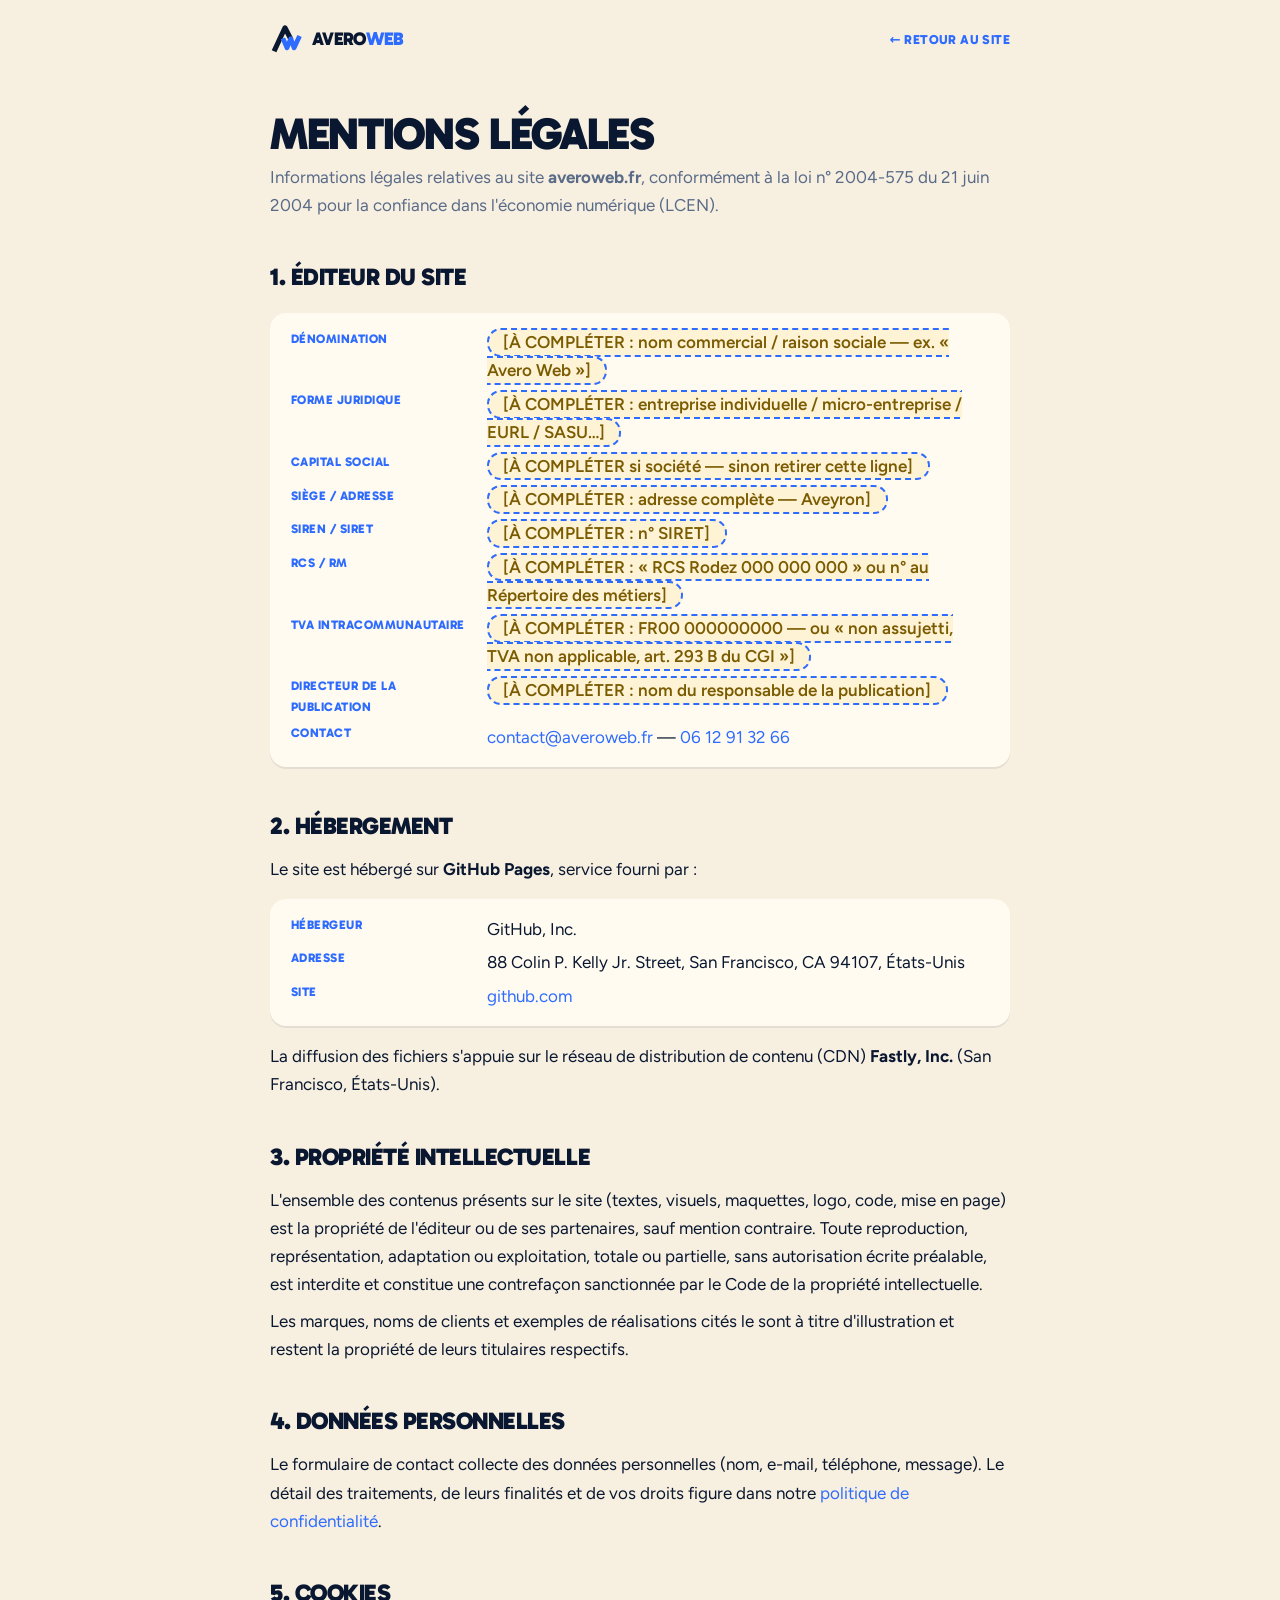
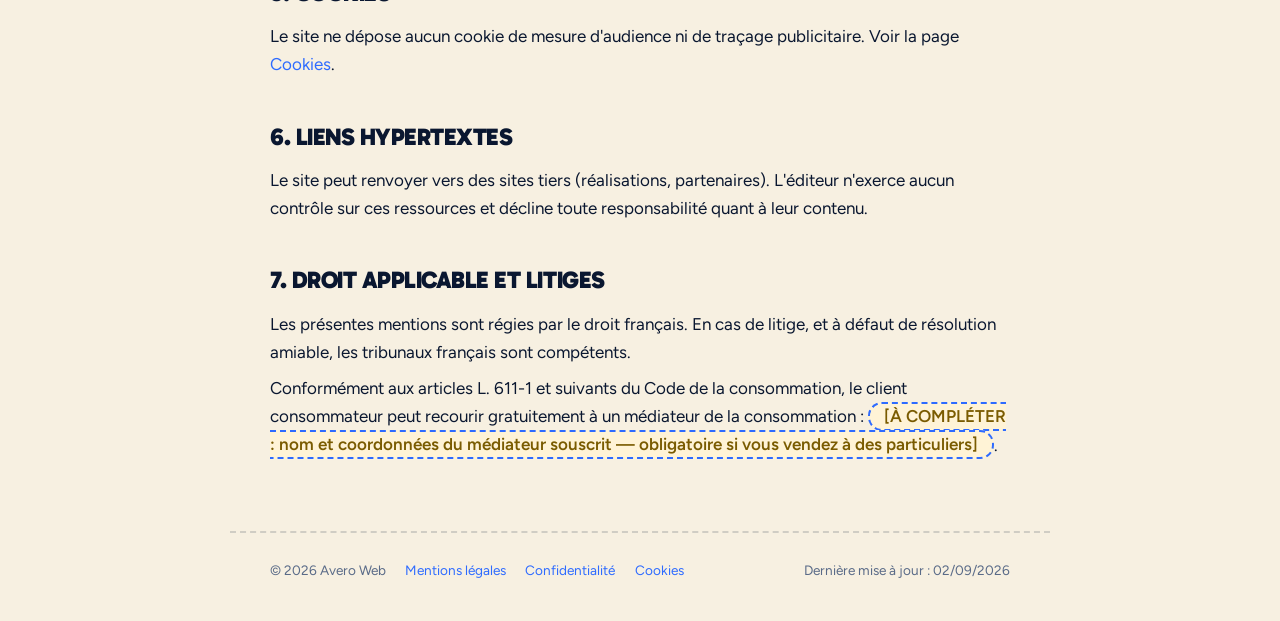
<file: mentions-legales.html>
<!doctype html>
<html lang="fr">
<head>
<meta charset="utf-8">
<meta name="viewport" content="width=device-width, initial-scale=1">
<title>Mentions légales — Avero Web</title>
<meta name="description" content="Mentions légales du site averoweb.fr — éditeur, hébergeur, propriété intellectuelle.">
<meta name="robots" content="index,follow">
<meta name="theme-color" content="#0A1730">
<link rel="canonical" href="https://averoweb.fr/mentions-legales.html">
<link rel="icon" href="/favicon.ico" sizes="any">
<link rel="icon" type="image/svg+xml" href="/assets/favicon.svg">
<link rel="apple-touch-icon" href="/assets/icon-180.png">
<link rel="manifest" href="/site.webmanifest">
<link rel="stylesheet" href="css/fonts.css">
<link rel="stylesheet" href="css/legal.css">
</head>
<body>

<header class="lg-top">
  <a class="lg-brand" href="/" aria-label="Avero Web, accueil">
    <svg viewBox="0 0 100 100" role="img" aria-hidden="true">
      <path d="M12 86 L44 17 L62 52" fill="none" stroke="currentColor" stroke-width="15" stroke-linejoin="round"/>
      <path d="M38 48 L50 76 L61 49 L71 76 L87 41" fill="none" stroke="#2E6BFF" stroke-width="14" stroke-linejoin="round"/>
    </svg>
    <b>AVERO<em>WEB</em></b>
  </a>
  <a class="lg-back" href="/">← Retour au site</a>
</header>

<main>
  <h1>Mentions légales</h1>
  <p class="lg-lead">Informations légales relatives au site <strong>averoweb.fr</strong>, conformément à la loi n° 2004-575 du 21 juin 2004 pour la confiance dans l'économie numérique (LCEN).</p>

  <h2>1. Éditeur du site</h2>
  <div class="lg-box">
    <dl>
      <dt>Dénomination</dt><dd><span class="lg-todo">[À COMPLÉTER : nom commercial / raison sociale — ex. « Avero Web »]</span></dd>
      <dt>Forme juridique</dt><dd><span class="lg-todo">[À COMPLÉTER : entreprise individuelle / micro-entreprise / EURL / SASU…]</span></dd>
      <dt>Capital social</dt><dd><span class="lg-todo">[À COMPLÉTER si société — sinon retirer cette ligne]</span></dd>
      <dt>Siège / adresse</dt><dd><span class="lg-todo">[À COMPLÉTER : adresse complète — Aveyron]</span></dd>
      <dt>SIREN / SIRET</dt><dd><span class="lg-todo">[À COMPLÉTER : n° SIRET]</span></dd>
      <dt>RCS / RM</dt><dd><span class="lg-todo">[À COMPLÉTER : « RCS Rodez 000 000 000 » ou n° au Répertoire des métiers]</span></dd>
      <dt>TVA intracommunautaire</dt><dd><span class="lg-todo">[À COMPLÉTER : FR00 000000000 — ou « non assujetti, TVA non applicable, art. 293 B du CGI »]</span></dd>
      <dt>Directeur de la publication</dt><dd><span class="lg-todo">[À COMPLÉTER : nom du responsable de la publication]</span></dd>
      <dt>Contact</dt><dd><a href="mailto:contact@averoweb.fr">contact@averoweb.fr</a> — <a href="tel:+33612913266">06&nbsp;12&nbsp;91&nbsp;32&nbsp;66</a></dd>
    </dl>
  </div>

  <h2>2. Hébergement</h2>
  <p>Le site est hébergé sur <strong>GitHub Pages</strong>, service fourni par&nbsp;:</p>
  <div class="lg-box">
    <dl>
      <dt>Hébergeur</dt><dd>GitHub, Inc.</dd>
      <dt>Adresse</dt><dd>88 Colin P. Kelly Jr. Street, San Francisco, CA 94107, États-Unis</dd>
      <dt>Site</dt><dd><a href="https://github.com" target="_blank" rel="noopener">github.com</a></dd>
    </dl>
  </div>
  <p>La diffusion des fichiers s'appuie sur le réseau de distribution de contenu (CDN) <strong>Fastly, Inc.</strong> (San Francisco, États-Unis).</p>

  <h2>3. Propriété intellectuelle</h2>
  <p>L'ensemble des contenus présents sur le site (textes, visuels, maquettes, logo, code, mise en page) est la propriété de l'éditeur ou de ses partenaires, sauf mention contraire. Toute reproduction, représentation, adaptation ou exploitation, totale ou partielle, sans autorisation écrite préalable, est interdite et constitue une contrefaçon sanctionnée par le Code de la propriété intellectuelle.</p>
  <p>Les marques, noms de clients et exemples de réalisations cités le sont à titre d'illustration et restent la propriété de leurs titulaires respectifs.</p>

  <h2>4. Données personnelles</h2>
  <p>Le formulaire de contact collecte des données personnelles (nom, e-mail, téléphone, message). Le détail des traitements, de leurs finalités et de vos droits figure dans notre <a href="confidentialite.html">politique de confidentialité</a>.</p>

  <h2>5. Cookies</h2>
  <p>Le site ne dépose aucun cookie de mesure d'audience ni de traçage publicitaire. Voir la page <a href="cookies.html">Cookies</a>.</p>

  <h2>6. Liens hypertextes</h2>
  <p>Le site peut renvoyer vers des sites tiers (réalisations, partenaires). L'éditeur n'exerce aucun contrôle sur ces ressources et décline toute responsabilité quant à leur contenu.</p>

  <h2>7. Droit applicable et litiges</h2>
  <p>Les présentes mentions sont régies par le droit français. En cas de litige, et à défaut de résolution amiable, les tribunaux français sont compétents.</p>
  <p>Conformément aux articles L.&nbsp;611-1 et suivants du Code de la consommation, le client consommateur peut recourir gratuitement à un médiateur de la consommation&nbsp;: <span class="lg-todo">[À COMPLÉTER : nom et coordonnées du médiateur souscrit — obligatoire si vous vendez à des particuliers]</span>.</p>
</main>

<footer class="lg-foot">
  <span>© <span id="y">2026</span> Avero Web</span>
  <nav>
    <a href="mentions-legales.html">Mentions légales</a>
    <a href="confidentialite.html">Confidentialité</a>
    <a href="cookies.html">Cookies</a>
  </nav>
  <span class="lg-updated">Dernière mise à jour&nbsp;: 02/09/2026</span>
</footer>

<script>document.getElementById('y').textContent=new Date().getFullYear();</script>
</body>
</html>
</file>
<file: css/fonts.css>
/* ═══════════════════════════════════════════════════════
   AVERO WEB — polices auto-hébergées
   Fichiers variables (un .woff2 par famille couvre toutes
   les graisses). Hébergées localement pour la vitesse et
   pour ne rien transmettre à un tiers (RGPD) — plus aucun
   appel à fonts.googleapis.com / fonts.gstatic.com.
   Sous-ensembles : latin + latin-ext.
   ═══════════════════════════════════════════════════════ */

/* ── Gabarito (display) — 500 → 900 ───────────────────── */
@font-face{
  font-family:"Gabarito";
  font-style:normal;
  font-weight:500 900;
  font-display:swap;
  src:url("../assets/fonts/gabarito.latin.woff2") format("woff2");
  unicode-range:U+0000-00FF,U+0131,U+0152-0153,U+02BB-02BC,U+02C6,U+02DA,U+02DC,U+0304,U+0308,U+0329,U+2000-206F,U+20AC,U+2122,U+2191,U+2193,U+2212,U+2215,U+FEFF,U+FFFD;
}
@font-face{
  font-family:"Gabarito";
  font-style:normal;
  font-weight:500 900;
  font-display:swap;
  src:url("../assets/fonts/gabarito.latin-ext.woff2") format("woff2");
  unicode-range:U+0100-02BA,U+02BD-02C5,U+02C7-02CC,U+02CE-02D7,U+02DD-02FF,U+0304,U+0308,U+0329,U+1D00-1DBF,U+1E00-1E9F,U+1EF2-1EFF,U+2020,U+20A0-20AB,U+20AD-20C0,U+2113,U+2C60-2C7F,U+A720-A7FF;
}

/* ── Figtree (texte courant) — 400 → 700 ──────────────── */
@font-face{
  font-family:"Figtree";
  font-style:normal;
  font-weight:400 700;
  font-display:swap;
  src:url("../assets/fonts/figtree.latin.woff2") format("woff2");
  unicode-range:U+0000-00FF,U+0131,U+0152-0153,U+02BB-02BC,U+02C6,U+02DA,U+02DC,U+0304,U+0308,U+0329,U+2000-206F,U+20AC,U+2122,U+2191,U+2193,U+2212,U+2215,U+FEFF,U+FFFD;
}
@font-face{
  font-family:"Figtree";
  font-style:normal;
  font-weight:400 700;
  font-display:swap;
  src:url("../assets/fonts/figtree.latin-ext.woff2") format("woff2");
  unicode-range:U+0100-02BA,U+02BD-02C5,U+02C7-02CC,U+02CE-02D7,U+02DD-02FF,U+0304,U+0308,U+0329,U+1D00-1DBF,U+1E00-1E9F,U+1EF2-1EFF,U+2020,U+20A0-20AB,U+20AD-20C0,U+2113,U+2C60-2C7F,U+A720-A7FF;
}

/* ── Caveat (notes manuscrites) — 600 / 700 ───────────── */
@font-face{
  font-family:"Caveat";
  font-style:normal;
  font-weight:600 700;
  font-display:swap;
  src:url("../assets/fonts/caveat.latin.woff2") format("woff2");
  unicode-range:U+0000-00FF,U+0131,U+0152-0153,U+02BB-02BC,U+02C6,U+02DA,U+02DC,U+0304,U+0308,U+0329,U+2000-206F,U+20AC,U+2122,U+2191,U+2193,U+2212,U+2215,U+FEFF,U+FFFD;
}
@font-face{
  font-family:"Caveat";
  font-style:normal;
  font-weight:600 700;
  font-display:swap;
  src:url("../assets/fonts/caveat.latin-ext.woff2") format("woff2");
  unicode-range:U+0100-02BA,U+02BD-02C5,U+02C7-02CC,U+02CE-02D7,U+02DD-02FF,U+0304,U+0308,U+0329,U+1D00-1DBF,U+1E00-1E9F,U+1EF2-1EFF,U+2020,U+20A0-20AB,U+20AD-20C0,U+2113,U+2C60-2C7F,U+A720-A7FF;
}
</file>
<file: css/style.css>
/* ═══════════════════════════════════════════════════════
   AVERO WEB
   Direction : chaleureux, coloré, généreux. Aplats de
   couleur séparés par des vagues, gros display arrondi,
   boutons pilules, notes manuscrites.
   Couleurs issues du logo : bleu nuit + bleu électrique.
   ═══════════════════════════════════════════════════════ */

:root{
  --navy:   #0A1730;
  --navy-2: #14264A;
  --blue:   #2E6BFF;
  --blue-2: #5B8CFF;
  --sky:    #CBDCFF;   /* aplat clair */
  --sky-2:  #B4CCFF;
  --cream:  #F7F0E1;
  --cream-2:#FFFBF0;
  --amber:  #FFC24D;
  --amber-2:#FFB01F;
  --ink:    #0A1730;
  --dim:    #5A6B88;

  --display: "Gabarito", "Poppins", system-ui, -apple-system, "Segoe UI", sans-serif;
  --body:    "Figtree", system-ui, -apple-system, "Segoe UI", Roboto, sans-serif;
  --hand:    "Caveat", "Segoe Script", cursive;

  --pad: clamp(1.15rem, 4.5vw, 4.5rem);
  --maxw: 1380px;
  --r: 26px;
  --r-sm: 16px;

  --pop: cubic-bezier(.2,.9,.3,1.2);
  --ease: cubic-bezier(.22,1,.36,1);
}

/* ── Reset ─────────────────────────────────────────── */
*,*::before,*::after{box-sizing:border-box}
html{-webkit-text-size-adjust:100%;scroll-behavior:smooth;scroll-padding-top:110px;overflow-x:hidden}
body,h1,h2,h3,h4,p,figure,blockquote,ul,ol,dl,dd,fieldset,legend{margin:0;padding:0}
ul,ol{list-style:none}
img,svg,video{display:block;max-width:100%}
button,input,textarea,select{font:inherit;color:inherit}
button{background:none;border:0;cursor:pointer}
a{color:inherit;text-decoration:none}
fieldset{border:0}

body{
  font-family:var(--body);
  font-size:clamp(15.5px,.5vw + 14px,17.5px);
  line-height:1.6;
  color:var(--ink);
  background:var(--cream);
  overflow-x:hidden;
  -webkit-font-smoothing:antialiased;
}
body.lock{overflow:hidden}
.wrap{width:100%;max-width:var(--maxw);margin-inline:auto;padding-inline:var(--pad)}

.skip{position:fixed;left:-9999px;top:1rem;z-index:999;background:var(--navy);color:#fff;padding:.75rem 1.2rem;border-radius:100px}
.skip:focus{left:1rem}
:focus-visible{outline:3px solid var(--blue);outline-offset:3px;border-radius:6px}

/* ── Typo commune ──────────────────────────────────── */
.ttl{
  font-family:var(--display);font-weight:900;
  font-size:clamp(2.1rem,6vw,5rem);
  line-height:.96;letter-spacing:-.03em;text-transform:uppercase;
  color:var(--navy);
  white-space:nowrap;   /* garde les chevrons décoratifs collés au titre */
}
.sub{
  font-family:var(--display);font-weight:700;
  font-size:clamp(1rem,1.6vw,1.4rem);
  color:var(--blue);margin-top:.85rem;
}
.ttl--l{color:var(--cream);font-size:clamp(2.1rem,5vw,3.6rem);white-space:normal}
.sub--l{color:var(--blue-2)}

.head{text-align:center;max-width:960px;margin:0 auto clamp(2.5rem,5vw,4.5rem)}
.head--tight{margin-bottom:clamp(1.5rem,3vw,2.5rem)}

/* petits "chevrons" décoratifs autour des titres */
.tick{display:inline-block;width:.42em;height:.42em;vertical-align:.32em;position:relative}
.tick::before,.tick::after{content:"";position:absolute;width:100%;height:.13em;background:var(--blue);border-radius:2px}
.tick::before{top:0;transform:rotate(28deg)}
.tick::after{top:.2em;transform:rotate(-28deg)}
.tick--l{margin-right:.45em;transform:scaleX(-1)}
.tick--r{margin-left:.45em}

.hand{font-family:var(--hand);font-weight:700;font-size:clamp(1.1rem,2vw,1.6rem);color:var(--blue);line-height:1.15;transform:rotate(-3deg);display:inline-block}

/* ── Boutons ───────────────────────────────────────── */
.btn{
  --bg:var(--navy); --fg:var(--cream); --sh:var(--blue);
  position:relative;display:inline-flex;align-items:center;justify-content:center;gap:.5rem;
  padding:.95rem 1.7rem;border-radius:100px;
  background:var(--bg);color:var(--fg);
  font-family:var(--display);font-weight:800;font-size:.95rem;
  letter-spacing:.01em;text-transform:uppercase;white-space:nowrap;
  box-shadow:0 5px 0 0 var(--sh);
  transition:transform .16s var(--pop),box-shadow .16s var(--pop),background .25s;
}
.btn:hover{transform:translateY(-3px);box-shadow:0 8px 0 0 var(--sh)}
.btn:active{transform:translateY(3px);box-shadow:0 1px 0 0 var(--sh)}
.btn--lg{padding:1.15rem 2.2rem;font-size:1.05rem}
.btn--sm{padding:.62rem 1.15rem;font-size:.82rem;box-shadow:0 4px 0 0 var(--sh)}
.btn--amber{--bg:var(--amber);--fg:var(--navy);--sh:var(--amber-2)}
.btn--amber:hover{background:#FFCE6B}
.btn--out{--bg:transparent;--fg:var(--navy);--sh:transparent;box-shadow:inset 0 0 0 2.5px var(--navy)}
.btn--out:hover{--bg:var(--navy);--fg:var(--cream);transform:translateY(-3px)}
.sec--navy .btn--out,.hero .btn--out{--fg:var(--cream);box-shadow:inset 0 0 0 2.5px rgba(247,240,225,.55)}
.sec--navy .btn--out:hover,.hero .btn--out:hover{--bg:var(--cream);--fg:var(--navy);box-shadow:inset 0 0 0 2.5px var(--cream)}

/* ═══════════ HEADER ═══════════ */
.hdr{
  position:fixed;top:0;left:0;right:0;z-index:600;
  display:grid;grid-template-columns:1fr auto 1fr;align-items:center;gap:1rem;
  padding:1rem var(--pad);
  transition:transform .45s var(--ease);
}
.hdr__pill--l{justify-self:start}
.hdr__pill--r{justify-self:end}
.hdr.hide{transform:translateY(-130%)}
.hdr__pill{
  display:flex;align-items:center;gap:.2rem;padding:.4rem;
  background:rgba(247,240,225,.86);backdrop-filter:blur(12px);-webkit-backdrop-filter:blur(12px);
  border-radius:100px;box-shadow:0 4px 18px -8px rgba(10,23,48,.35);
  transition:background .3s;
}
.hero-dark .hdr__pill{background:rgba(20,38,74,.7);color:var(--cream)}
.hdr__pill a{
  display:inline-block;padding:.5rem .95rem;border-radius:100px;
  font-family:var(--display);font-weight:800;font-size:.82rem;text-transform:uppercase;letter-spacing:.02em;
  transition:background .25s,color .25s;
}
.hdr__pill a:hover{background:var(--navy);color:var(--cream)}
.hero-dark .hdr__pill a:hover{background:var(--cream);color:var(--navy)}
.hdr__cta{background:var(--amber)!important;color:var(--navy)!important}
.hdr__cta:hover{background:var(--amber-2)!important}

.hdr__logo{
  display:flex;align-items:center;justify-self:center;gap:.55rem;
  color:var(--navy);padding:.4rem .9rem;border-radius:100px;
  transition:color .3s,background .3s,box-shadow .3s;
}
/* une fois passé le hero sombre, le logo prend un fond crème pour rester
   lisible et ne pas se confondre avec le contenu qui défile derrière */
body:not(.hero-dark) .hdr__logo{background:rgba(247,240,225,.9);box-shadow:0 4px 18px -8px rgba(10,23,48,.35)}
.hero-dark .hdr__logo{color:var(--cream)}
.mark{width:40px;height:40px;flex:0 0 auto;transition:transform .5s var(--pop)}
.hdr__logo:hover .mark{transform:rotate(-8deg) scale(1.08)}
.wordmark{font-family:var(--display);font-weight:900;font-size:1.35rem;letter-spacing:-.035em;line-height:1}
.wordmark em{font-style:normal;color:var(--blue)}
.hero-dark .wordmark em{color:var(--blue-2)}

.burger{display:none;width:48px;height:48px;border-radius:100px;background:var(--navy);position:relative;flex:0 0 auto;box-shadow:0 4px 0 0 var(--blue)}
.burger span{position:absolute;left:15px;width:18px;height:2.5px;border-radius:2px;background:var(--cream);transition:transform .35s var(--pop)}
.burger span:first-child{top:20px}
.burger span:last-child{top:26px}
.burger.on span:first-child{transform:translateY(3px) rotate(45deg)}
.burger.on span:last-child{transform:translateY(-3px) rotate(-45deg)}
/* sur le hero sombre, le bouton menu doit rester visible */
.hero-dark .burger{background:var(--cream);box-shadow:0 4px 0 0 var(--blue-2)}
.hero-dark .burger span{background:var(--navy)}

/* ── Menu mobile ── */
.menu{
  position:fixed;inset:0;z-index:590;background:var(--navy);color:var(--cream);
  flex-direction:column;justify-content:center;gap:2.5rem;padding:6rem var(--pad) 3rem;
  opacity:0;transform:translateY(-2%);transition:opacity .35s,transform .45s var(--ease);
}
.menu[hidden]{display:none}
.menu:not([hidden]){display:flex}
.menu.on{opacity:1;transform:none}
.menu__nav{display:flex;flex-direction:column;gap:.2rem}
.menu__nav a{
  font-family:var(--display);font-weight:900;text-transform:uppercase;
  font-size:clamp(2.1rem,10vw,3.4rem);line-height:1.06;letter-spacing:-.03em;
  opacity:0;transform:translateY(18px);transition:opacity .4s,transform .5s var(--pop),color .2s;
}
.menu.on .menu__nav a{opacity:1;transform:none;transition-delay:calc(.1s + var(--i,0)*.05s)}
.menu__nav a:hover{color:var(--amber)}
.menu__foot{display:flex;flex-direction:column;align-items:flex-start;gap:1rem}
.menu__foot p{color:var(--blue-2);font-family:var(--display);font-weight:700}

/* ═══════════ HERO ═══════════ */
.hero{
  position:relative;background:var(--navy);color:var(--cream);
  padding:clamp(8rem,17vh,11rem) var(--pad) clamp(9rem,16vw,13rem);
  overflow:hidden;text-align:center;
}
.hero__bg{position:absolute;inset:0;pointer-events:none;overflow:hidden}
.orb{position:absolute;border-radius:50%;filter:blur(70px);opacity:.5}
.orb--1{width:46vw;height:46vw;background:#1D3F8F;top:-12%;left:-8%;animation:float 17s ease-in-out infinite}
.orb--2{width:38vw;height:38vw;background:#2E6BFF;bottom:-14%;right:-6%;opacity:.34;animation:float 21s ease-in-out infinite reverse}
.orb--3{width:26vw;height:26vw;background:#3E80FF;top:36%;left:52%;opacity:.22;animation:float 25s ease-in-out infinite}
@keyframes float{0%,100%{transform:translate(0,0) scale(1)}33%{transform:translate(4%,-6%) scale(1.09)}66%{transform:translate(-5%,4%) scale(.94)}}
.px{position:absolute;background:var(--blue-2);border-radius:3px;opacity:.75;animation:blink 4.5s ease-in-out infinite}
.px--1{width:12px;height:12px;top:22%;left:12%}
.px--2{width:18px;height:18px;top:30%;left:17%;animation-delay:.6s}
.px--3{width:10px;height:10px;top:66%;right:14%;animation-delay:1.2s}
.px--4{width:16px;height:16px;top:74%;right:9%;animation-delay:1.8s}
@keyframes blink{0%,100%{opacity:.25;transform:translateY(0)}50%{opacity:.9;transform:translateY(-8px)}}

.hero__in{position:relative;z-index:2;max-width:1150px;margin-inline:auto}
.hero__kick{
  display:inline-flex;align-items:center;gap:.55rem;
  padding:.5rem 1.1rem;border-radius:100px;background:rgba(203,220,255,.14);
  font-family:var(--display);font-weight:700;font-size:.82rem;text-transform:uppercase;letter-spacing:.06em;
  color:var(--sky);
  opacity:0;transform:translateY(14px);animation:up .7s .1s var(--ease) forwards;
}
.hero__kick i{width:8px;height:8px;border-radius:50%;background:#4ADE80;box-shadow:0 0 0 0 rgba(74,222,128,.6);animation:ping 2.4s infinite}
@keyframes ping{70%{box-shadow:0 0 0 9px rgba(74,222,128,0)}100%{box-shadow:0 0 0 0 rgba(74,222,128,0)}}
@keyframes up{to{opacity:1;transform:none}}

.hero__h1{
  font-family:var(--display);font-weight:900;text-transform:uppercase;
  font-size:clamp(2rem,10.3vw,9rem);
  line-height:.88;letter-spacing:-.045em;
  margin:clamp(1.2rem,2.5vw,2rem) 0;
}
.hero__h1 em{font-style:normal;color:var(--amber);position:relative;display:inline-block}
.hero__h1 em::after{
  content:"";position:absolute;left:-2%;right:-2%;bottom:.02em;height:.1em;border-radius:100px;
  background:var(--blue);transform:scaleX(0);transform-origin:0 50%;
  animation:swipe .8s 1.15s var(--ease) forwards;
}
@keyframes swipe{to{transform:scaleX(1)}}
.ln{display:block;overflow:hidden;padding-top:.14em;padding-bottom:.04em;margin-top:-.14em}
.ln b{display:block;font-weight:inherit;transform:translateY(108%);animation:rise .95s var(--ease) forwards}
.ln:nth-child(1) b{animation-delay:.15s}
.ln:nth-child(2) b{animation-delay:.26s}
.ln:nth-child(3) b{animation-delay:.37s}
@keyframes rise{to{transform:none}}

.hero__sub{
  max-width:44ch;margin:0 auto;color:var(--sky);font-size:clamp(1rem,1.3vw,1.2rem);
  opacity:0;transform:translateY(14px);animation:up .7s .6s var(--ease) forwards;
}
.hero__cta{
  position:relative;display:flex;flex-wrap:wrap;gap:.85rem;justify-content:center;
  margin-top:clamp(1.8rem,3.5vw,2.6rem);
  opacity:0;transform:translateY(14px);animation:up .7s .75s var(--ease) forwards;
}
.hand--cta{position:absolute;left:calc(50% + 250px);top:-6px;color:var(--amber);text-align:left;transform:rotate(-6deg);width:170px}
.hand--cta svg{width:56px;margin-top:.1rem;transform:rotate(4deg) scaleX(-1)}

/* ── Note manuscrite « gratuit, et sans blabla » ── */
.hand--cta{opacity:0;animation:handNote .55s 1s var(--ease) forwards}
@keyframes handNote{
  0%{opacity:0;transform:rotate(-6deg) translateY(8px) scale(.9)}
  60%{opacity:1;transform:rotate(-6deg) translateY(0) scale(1.04)}
  100%{opacity:1;transform:rotate(-6deg) translateY(0) scale(1)}
}
.hand--cta svg{animation:handSway 6s 2.5s ease-in-out infinite}
.hand--cta svg path{stroke-dasharray:1;stroke-dashoffset:1;animation:handDraw .6s var(--ease) forwards}
.hand--cta svg path:nth-of-type(1){animation-delay:1.4s}
.hand--cta svg path:nth-of-type(2){animation-delay:1.95s}
@keyframes handDraw{to{stroke-dashoffset:0}}
@keyframes handSway{
  0%,100%{transform:rotate(4deg) scaleX(-1)}
  50%{transform:rotate(-2deg) scaleX(-1) translateY(-3px)}
}
@media (prefers-reduced-motion:reduce){
  .hand--cta{opacity:1;animation:none}
  .hand--cta svg,.hand--cta svg path{animation:none}
  .hand--cta svg path{stroke-dashoffset:0}
}

.hero__cards{display:flex;gap:1.1rem;justify-content:center;margin-top:clamp(3rem,6vw,5rem);perspective:900px}
.mini{
  width:clamp(120px,17vw,210px);padding:.85rem;border-radius:var(--r-sm);
  background:var(--cream);box-shadow:0 24px 50px -24px rgba(0,0,0,.6);
  opacity:0;animation:pop .8s var(--pop) forwards;
}
.mini i{display:block;height:9px;width:38%;border-radius:100px;background:var(--blue);margin-bottom:.7rem}
.mini b{display:block;height:7px;border-radius:100px;background:#D9D0BC;margin-top:.42rem}
.mini b.s{width:58%}
.mini--1{transform:rotate(-7deg) translateY(16px);animation-delay:.95s}
.mini--2{transform:translateY(-8px) scale(1.08);animation-delay:1.05s;z-index:2}
.mini--3{transform:rotate(7deg) translateY(16px);animation-delay:1.15s}
@keyframes pop{from{opacity:0}to{opacity:1}}

/* ── Vagues ── */
.wave{position:absolute;left:0;right:0;bottom:-1px;line-height:0;pointer-events:none;z-index:3;overflow:hidden}
.wave svg{
  width:140%;max-width:none;margin-left:-20%;
  height:clamp(55px,7vw,120px);
  transform-origin:50% 100%;
  animation:waveDrift 8s ease-in-out infinite alternate;
}
/* durées décalées : les vagues n'ondulent pas toutes en même temps */
.wave--blue svg{animation-duration:10s;animation-delay:-3s}
.wave--navy svg{animation-duration:13s;animation-delay:-7s}
.wave--cream svg{animation-duration:9s;animation-delay:-2s}
.wave--cream svg path{fill:var(--cream)}
.wave--navy svg path{fill:var(--navy)}
.wave--blue svg path{fill:var(--sky)}

/* ondulation : la vague glisse de +/- 9 % sur l'horizontale et gonfle
   du bas (scaleY, origine 100 %) pour que la crête se soulève au passage
   (svg élargi à 140 % + marge négative pour ne jamais découvrir les bords) */
@keyframes waveDrift{
  0%  {transform:translateX(-9%) scaleY(1)}
  50% {transform:translateX(0)   scaleY(1.1)}
  100%{transform:translateX(9%)  scaleY(1)}
}
/* version calme pour prefers-reduced-motion */
@keyframes waveDriftCalm{
  from{transform:translateX(-4%)}
  to  {transform:translateX(4%)}
}

/* ═══════════ BANDEAU DÉFILANT ═══════════ */
.strip{background:var(--blue);color:#fff;padding:.95rem 0;overflow:hidden;white-space:nowrap;position:relative;z-index:4}
.strip__t{display:inline-flex;align-items:center;gap:1.9rem;animation:slide 38s linear infinite;will-change:transform}
.strip:hover .strip__t{animation-play-state:paused}
.strip span{font-family:var(--display);font-weight:800;font-size:1rem;text-transform:uppercase;letter-spacing:.01em}
.strip i{font-style:normal;font-size:.7rem;color:var(--amber)}
@keyframes slide{to{transform:translateX(-50%)}}

/* ═══════════ SECTIONS ═══════════ */
.sec{position:relative;padding:clamp(3.5rem,8vw,7rem) 0 clamp(5rem,10vw,9rem)}
.sec--cream{background:var(--cream)}
.sec--blue{background:var(--sky)}
.sec--navy{background:var(--navy);color:var(--cream)}

.rv{opacity:0;transform:translateY(30px)}
.rv.in{opacity:1;transform:none;transition:opacity .7s var(--ease),transform .8s var(--pop);transition-delay:calc(var(--d,0)*.1s)}

/* ── Cartes services ── */
.cards{display:grid;grid-template-columns:repeat(3,minmax(0,1fr));gap:clamp(1rem,1.8vw,1.6rem)}
.card{
  position:relative;background:var(--cream-2);border-radius:var(--r);
  padding:clamp(1.5rem,2.6vw,2.2rem);
  box-shadow:0 2px 0 0 rgba(10,23,48,.08);
  transition:transform .35s var(--pop),box-shadow .35s var(--ease);
}
.card:hover{transform:translateY(-8px) rotate(-.7deg);box-shadow:0 26px 44px -26px rgba(10,23,48,.42)}
.card__n{
  position:absolute;top:1.3rem;right:1.5rem;
  font-family:var(--display);font-weight:900;font-size:2.6rem;line-height:1;
  color:var(--navy);opacity:.09;
}
.card__ic{width:64px;height:64px;border-radius:20px;background:var(--sky);display:grid;place-items:center;margin-bottom:1.2rem;transition:transform .4s var(--pop),background .3s}
.card:hover .card__ic{transform:rotate(-8deg) scale(1.06);background:var(--amber)}
.card__ic svg{width:34px;height:34px;fill:none;stroke:var(--navy);stroke-width:3.2;stroke-linecap:round;stroke-linejoin:round}
.card h3{font-family:var(--display);font-weight:900;font-size:clamp(1.3rem,2vw,1.65rem);text-transform:uppercase;letter-spacing:-.02em;line-height:1.05}
.card p{margin-top:.65rem;color:var(--dim)}
.card ul{display:flex;flex-wrap:wrap;gap:.4rem;margin-top:1.2rem}
.card ul li{
  font-family:var(--display);font-weight:700;font-size:.75rem;text-transform:uppercase;letter-spacing:.03em;
  padding:.35rem .75rem;border-radius:100px;background:var(--cream);box-shadow:inset 0 0 0 2px rgba(10,23,48,.1);
}
.card--cta{background:var(--navy);color:var(--cream);display:flex;flex-direction:column;justify-content:center;align-items:flex-start;gap:1rem}
.card--cta h3{color:var(--cream)}
.card--cta p{color:var(--sky)}

/* ── Promesses ── */
.promise__grid{display:grid;grid-template-columns:repeat(4,minmax(0,1fr));gap:clamp(1rem,1.6vw,1.4rem)}
.pcard{background:var(--cream-2);border-radius:var(--r);padding:clamp(1.4rem,2.4vw,2rem);text-align:center;transition:transform .35s var(--pop)}
.pcard:hover{transform:translateY(-7px) rotate(.8deg)}
.pcard__ic{width:74px;height:74px;margin:0 auto 1.1rem;border-radius:50%;background:var(--sky);display:grid;place-items:center}
.pcard__ic svg{width:38px;height:38px;fill:none;stroke:var(--navy);stroke-width:3.2;stroke-linecap:round;stroke-linejoin:round}
.pcard h3{font-family:var(--display);font-weight:900;font-size:1.22rem;text-transform:uppercase;letter-spacing:-.015em}
.pcard p{margin-top:.5rem;color:var(--dim);font-size:.95rem}

.stats{display:grid;grid-template-columns:repeat(4,1fr);gap:1.2rem;margin-top:clamp(2.5rem,4vw,3.5rem);text-align:center}
.st dt{font-family:var(--display);font-weight:900;font-size:clamp(2.2rem,4.6vw,3.8rem);line-height:1;color:var(--navy);letter-spacing:-.04em;font-variant-numeric:tabular-nums}
.st dd{font-family:var(--display);font-weight:700;font-size:.9rem;text-transform:uppercase;letter-spacing:.04em;color:var(--blue);margin-top:.35rem}

/* chiffres animés : largeur de glyphe stable pendant le comptage */
.plan__p b,.wk__r .cnt{font-variant-numeric:tabular-nums}

/* ── Engagements — cartes sur table ── */
.trust__grid{display:grid;grid-template-columns:repeat(4,minmax(0,1fr));gap:clamp(1rem,1.6vw,1.4rem)}
.tcard{
  position:relative;display:flex;flex-direction:column;
  background:var(--cream-2);border-radius:var(--r);
  padding:clamp(1.5rem,2.6vw,2.1rem);
  box-shadow:0 2px 0 0 rgba(10,23,48,.08);
  transition:transform .35s var(--pop),box-shadow .35s var(--ease);
}
.tcard:hover{transform:translateY(-8px) rotate(-.7deg);box-shadow:0 26px 44px -26px rgba(10,23,48,.42)}
.tcard__n{
  position:absolute;top:1.25rem;right:1.4rem;
  font-family:var(--display);font-weight:900;font-size:2.2rem;line-height:1;
  color:var(--navy);opacity:.08;
}
.tcard__ic{
  width:64px;height:64px;border-radius:20px;background:var(--sky);
  display:grid;place-items:center;margin-bottom:1.15rem;
  transition:transform .4s var(--pop),background .3s;
}
.tcard:hover .tcard__ic{transform:rotate(-8deg) scale(1.06);background:var(--amber)}
.tcard__ic svg{width:34px;height:34px;fill:none;stroke:var(--navy);stroke-width:3.2;stroke-linecap:round;stroke-linejoin:round}
.tcard h3{font-family:var(--display);font-weight:900;font-size:clamp(1.14rem,1.7vw,1.38rem);text-transform:uppercase;letter-spacing:-.02em;line-height:1.08;padding-right:1.4rem}
.tcard > p{margin-top:.6rem;color:var(--dim);font-size:.95rem}
.tcard__vs{margin-top:auto;padding-top:1.2rem;display:flex;flex-direction:column;gap:.55rem}
.tcard__bad,.tcard__good{position:relative;padding-left:1.75rem;font-family:var(--display);font-weight:700;font-size:.83rem;line-height:1.3}
.tcard__bad::before,.tcard__good::before{position:absolute;left:0;top:0;width:1.25rem;text-align:center;font-weight:900}
.tcard__bad b,.tcard__good b{font-weight:900;text-transform:uppercase;letter-spacing:.03em}
.tcard__bad{color:var(--dim)}
.tcard__bad::before{content:"\2715";color:#D6472F}
.tcard__good{color:var(--navy)}
.tcard__good b{color:var(--blue)}
.tcard__good::before{content:"\2713";color:var(--blue)}
.trust__hand{display:block;text-align:center;margin-top:clamp(2rem,3.5vw,3rem)}

/* ═══════════ AVERO — accroche home + page dédiée ═══════════ */
.lab{
  display:grid;grid-template-columns:minmax(0,1fr) minmax(0,1fr);
  gap:clamp(1.6rem,4.5vw,4.5rem);align-items:center;
  max-width:1180px;margin-inline:auto;
}
.lab__txt{display:flex;flex-direction:column;align-items:flex-start;gap:1.1rem}
.lab__lead{
  font-family:var(--display);font-weight:800;
  font-size:clamp(1.1rem,1.9vw,1.5rem);line-height:1.25;letter-spacing:-.02em;color:var(--navy);
}
.lab__txt p{color:var(--dim)}
.lab__proof{
  position:relative;width:100%;background:var(--cream-2);border-radius:var(--r-sm);
  padding:1.15rem 1.3rem;box-shadow:inset 0 0 0 2px rgba(46,107,255,.18);
}
.lab__proof p{margin-top:.55rem;color:var(--navy);font-size:.95rem}
.lab__proof b{font-family:var(--display);font-weight:900}
.lab__badge{
  display:inline-block;padding:.32rem .72rem;border-radius:100px;
  background:var(--amber);color:var(--navy);
  font-family:var(--display);font-weight:800;font-size:.72rem;
  text-transform:uppercase;letter-spacing:.05em;transform:rotate(-2deg);
}
.lab__hand{align-self:center;margin-top:.6rem}

/* bandeau de chiffres — effet choc */
.punch{
  display:grid;grid-template-columns:repeat(3,minmax(0,1fr));
  gap:clamp(1rem,3vw,2.6rem);
  max-width:920px;margin:clamp(2.6rem,5.5vw,4rem) auto 0;text-align:center;
}
.punch > div{display:flex;flex-direction:column;gap:.3rem}
.punch dt{
  font-family:var(--display);font-weight:900;
  font-size:clamp(2.4rem,5.2vw,3.9rem);line-height:1;letter-spacing:-.045em;
  color:var(--navy);font-variant-numeric:tabular-nums;
}
.punch dd{
  font-family:var(--display);font-weight:700;font-size:.86rem;
  text-transform:uppercase;letter-spacing:.03em;color:var(--blue);
}
@media (max-width:640px){ .punch{grid-template-columns:1fr;gap:1.7rem} }

/* pastille « en ligne » sur la maquette */
.dash__live{
  width:7px;height:7px;border-radius:50%;background:#4ADE80;margin-left:auto;
  box-shadow:0 0 0 0 rgba(74,222,128,.6);animation:ping 2.4s infinite;
}

/* maquette de tableau de bord (décor) */
.lab__vis{position:relative;display:flex;flex-direction:column;align-items:center}
.dash{
  width:100%;max-width:460px;background:var(--cream-2);border-radius:16px;overflow:hidden;
  box-shadow:0 30px 55px -26px rgba(10,23,48,.45);
  transform:rotate(1.4deg);transition:transform .5s var(--pop);
}
.lab__vis:hover .dash{transform:rotate(0) translateY(-6px)}
.dash__bar{display:flex;align-items:center;gap:5px;padding:.6rem .75rem;background:#EDE5D4}
.dash__bar i{width:8px;height:8px;border-radius:50%;background:#CFC5B0}
.dash__bar b{margin-left:.5rem;font-size:.6rem;font-weight:500;color:var(--dim);background:var(--cream-2);padding:.18rem .6rem;border-radius:100px}
.dash__body{display:grid;grid-template-columns:54px 1fr;background:#fff}
.dash__side{background:var(--navy);padding:.9rem 0;display:flex;flex-direction:column;gap:.55rem;align-items:center}
.dash__logo{width:20px;height:20px;border-radius:6px;background:var(--blue-2)}
.dash__nav{width:24px;height:6px;border-radius:100px;background:rgba(203,220,255,.28)}
.dash__nav.on{background:var(--amber)}
.dash__main{padding:1rem;display:flex;flex-direction:column;gap:.85rem}
.dash__kpis{display:grid;grid-template-columns:repeat(3,1fr);gap:.5rem}
.kpi{background:var(--cream);border-radius:10px;padding:.55rem .6rem;display:flex;flex-direction:column;gap:.18rem}
.kpi__k{font-family:var(--display);font-weight:700;font-size:.52rem;text-transform:uppercase;letter-spacing:.04em;color:var(--dim)}
.kpi__v{font-family:var(--display);font-weight:900;font-size:.92rem;color:var(--navy);letter-spacing:-.02em}
.kpi__v--warn{color:#D6472F}
.dash__chart{display:flex;align-items:flex-end;gap:.34rem;height:58px;padding-top:.3rem}
.dash__chart span{flex:1;background:var(--blue);border-radius:3px 3px 0 0;opacity:.85}
.dash__chart span:nth-child(1){height:36%}
.dash__chart span:nth-child(2){height:50%}
.dash__chart span:nth-child(3){height:44%}
.dash__chart span:nth-child(4){height:63%}
.dash__chart span:nth-child(5){height:55%}
.dash__chart span:nth-child(6){height:73%}
.dash__chart span:nth-child(7){height:66%}
.dash__chart span:nth-child(8){height:86%;background:var(--amber);opacity:1}
.dash__rows{display:flex;flex-direction:column;gap:.42rem}
.dash__rows .row{display:grid;grid-template-columns:14px 1fr 8px;gap:.5rem;align-items:center}
.dash__rows .row span{width:14px;height:14px;border-radius:50%;background:var(--sky)}
.dash__rows .row b{height:6px;border-radius:100px;background:#E4DAC6}
.dash__rows .row i{width:8px;height:8px;border-radius:50%}
.dash__rows .row i.ok{background:#35B27A}
.dash__rows .row i.warn{background:var(--amber-2)}

/* ── Page Avero (avero.html) ── */
.avh{padding-top:clamp(7rem,15vh,10rem);overflow:hidden}
.avh__in{display:grid;grid-template-columns:minmax(0,1.05fr) minmax(0,.95fr);gap:clamp(2rem,5vw,4.5rem);align-items:center}
.avh__kick{
  display:inline-flex;align-items:center;gap:.55rem;
  padding:.5rem 1.1rem;border-radius:100px;background:rgba(203,220,255,.14);
  font-family:var(--display);font-weight:700;font-size:.8rem;text-transform:uppercase;letter-spacing:.05em;color:var(--sky);
}
.avh__kick i{width:8px;height:8px;border-radius:50%;background:#4ADE80;box-shadow:0 0 0 0 rgba(74,222,128,.6);animation:ping 2.4s infinite}
.avh__h1{
  font-family:var(--display);font-weight:900;text-transform:uppercase;
  font-size:clamp(2.1rem,5.6vw,4rem);line-height:.98;letter-spacing:-.04em;
  margin:clamp(1rem,2.5vw,1.7rem) 0 0;
}
.avh__h1 em{font-style:normal;color:var(--amber)}
.avh__sub{margin-top:1.1rem;max-width:52ch;color:var(--sky);font-size:clamp(1rem,1.3vw,1.18rem)}
.avh__cta{display:flex;flex-wrap:wrap;gap:.85rem;margin-top:clamp(1.6rem,3vw,2.3rem)}
.avh__note{margin-top:1rem;font-size:.85rem;color:var(--blue-2);font-family:var(--display);font-weight:600}
.avh__vis{display:flex;justify-content:center;min-width:0}
.dash--lg{max-width:520px}
.dash--lg .dash__body{grid-template-columns:62px 1fr}
.dash--lg .dash__main{padding:1.15rem;gap:.95rem}
.dash--lg .dash__chart{height:74px}
.dash--lg .kpi__v{font-size:1rem}

.pains{display:flex;flex-direction:column;gap:.7rem;width:100%}
.pains li{
  position:relative;padding:.95rem 1.1rem .95rem 2.7rem;border-radius:var(--r-sm);
  background:var(--cream-2);box-shadow:0 2px 0 0 rgba(10,23,48,.08);
  font-family:var(--display);font-weight:700;color:var(--navy);font-size:.97rem;line-height:1.3;
}
.pains li::before{content:"\2715";position:absolute;left:1.05rem;top:.95rem;color:#D6472F;font-weight:900}

.lab__proof--center{max-width:760px;margin-inline:auto}

@media (max-width:900px){
  .lab{grid-template-columns:1fr;gap:2.2rem}
  .lab__vis{order:-1}
  .lab__txt{align-items:stretch}
  .avh__in{grid-template-columns:1fr;gap:2.4rem}
  .avh__vis{order:-1}
}
@media (prefers-reduced-motion:reduce){
  .dash{transform:none}
}

/* ═══════════ RÉALISATIONS — galerie en éventail 3D ═══════════ */
.works{background:var(--cream);position:relative;padding-bottom:clamp(4rem,8vw,7rem);overflow-x:clip}
.works__pin{padding-top:clamp(3.5rem,8vw,7rem)}

/* scène : les cartes s'ouvrent en éventail, en perspective */
.fan{position:relative;outline:none;touch-action:pan-y;--cw:480px}
.fan:focus-visible .fan__card.is-on{outline:3px solid var(--blue);outline-offset:4px}
.fan__glow{position:absolute;left:50%;bottom:6%;width:min(76%,900px);height:55%;transform:translateX(-50%);border-radius:50%;background:radial-gradient(closest-side,rgba(46,107,255,.16),rgba(10,23,48,.08) 60%,transparent);filter:blur(28px);pointer-events:none}
.fan__stage{position:relative;height:calc(var(--cw) * .74 + 90px);perspective:1100px}
.fan__card{
  position:absolute;left:50%;bottom:34px;width:var(--cw);margin-left:calc(var(--cw) / -2);
  display:block;color:inherit;text-decoration:none;
  border-radius:18px;overflow:hidden;background:#fff;
  border:4px solid rgba(10,23,48,.1);
  box-shadow:0 30px 60px -28px rgba(10,23,48,.55);
  transform-style:preserve-3d;will-change:transform;
  user-select:none;-webkit-user-select:none;-webkit-user-drag:none;
  cursor:pointer;opacity:0;
  transition:transform .75s var(--ease),opacity .45s ease,filter .45s ease,box-shadow .45s ease;
}
.fan__card.is-on{cursor:grab;box-shadow:0 40px 70px -26px rgba(10,23,48,.6)}
.fan.is-drag .fan__card.is-on{cursor:grabbing;transition:opacity .45s ease,filter .45s ease}
.fan__card:not(.is-on){filter:saturate(.8) brightness(.94)}
.fan__card .mock__bar{padding:.5rem .7rem}
.fan__img{display:block;width:100%;height:auto;aspect-ratio:1200/760;object-fit:cover;object-position:top center;pointer-events:none}
.fan__cap{
  position:absolute;inset:auto 0 0 0;display:flex;flex-direction:column;gap:.1rem;
  padding:2.6rem 1.1rem .9rem;
  background:linear-gradient(to top,rgba(10,23,48,.82),rgba(10,23,48,.35) 60%,transparent);
  color:#fff;transition:opacity .4s ease;
}
.fan__cap strong{font-family:var(--display);font-weight:900;text-transform:uppercase;letter-spacing:-.02em;font-size:clamp(1rem,1.9vw,1.35rem);line-height:1.05;white-space:nowrap;overflow:hidden;text-overflow:ellipsis}
.fan__cap strong::after{content:"\00a0↗";color:var(--amber)}
.fan__cap span{font-size:.8rem;opacity:.82;white-space:nowrap;overflow:hidden;text-overflow:ellipsis}
.fan__card:not(.is-on) .fan__cap{opacity:.55}

/* fiche détaillée du projet actif, sous l'éventail */
.fan__info{position:relative;width:min(820px,calc(100% - 2 * var(--pad)));margin:clamp(1.6rem,3vw,2.4rem) auto 0}
.fan__panel{
  position:absolute;inset:0;border-radius:var(--r);padding:clamp(1.4rem,3vw,2.4rem);
  opacity:0;visibility:hidden;transform:translateY(12px);
  transition:opacity .45s ease,transform .6s var(--ease),visibility 0s .45s;
}
.fan__panel.is-on{position:relative;inset:auto;opacity:1;visibility:visible;transform:none;transition:opacity .45s ease .08s,transform .6s var(--ease) .08s,visibility 0s}
.wk--a{background:#FFE1B8}
.wk--b{background:#F7C7B0}
.wk--c{background:#D3DEEA}
.wk--d{background:#EBD3DE}
.wk--e{background:#E9E0CE}

.mock__bar{display:flex;align-items:center;gap:5px;padding:.6rem .75rem;background:#EDE5D4}
.mock__bar i{width:8px;height:8px;border-radius:50%;background:#CFC5B0}
.mock__bar b{margin-left:.5rem;font-size:.6rem;font-weight:500;color:var(--dim);background:var(--cream-2);padding:.18rem .6rem;border-radius:100px;overflow:hidden;white-space:nowrap;text-overflow:ellipsis}

.wk__y{font-family:var(--display);font-weight:800;font-size:.8rem;letter-spacing:.1em;color:var(--navy);opacity:.5}
.wk__txt h3{font-family:var(--display);font-weight:900;text-transform:uppercase;font-size:clamp(1.5rem,3.2vw,2.5rem);line-height:.98;letter-spacing:-.03em;margin-top:.3rem}
.wk__p{font-family:var(--display);font-weight:700;color:var(--blue);margin-top:.2rem}
.wk__txt > p:not(.wk__p){margin-top:.9rem;color:#3C4A63}
.wk__k{display:flex;flex-wrap:wrap;gap:.4rem;margin-top:1.1rem}
.wk__k li{font-family:var(--display);font-weight:700;font-size:.74rem;text-transform:uppercase;letter-spacing:.03em;padding:.35rem .8rem;border-radius:100px;background:rgba(255,255,255,.65)}
.wk__r{
  display:inline-block;margin-top:1.2rem;padding:.6rem 1.1rem;border-radius:100px;
  background:var(--navy);color:var(--cream);
  font-family:var(--display);font-weight:800;font-size:.85rem;text-transform:uppercase;
}
.wk__lnk{color:inherit;text-decoration:none}
.wk__lnk::after{content:"\00a0↗";color:var(--blue)}
.wk__lnk:hover{text-decoration:underline;text-underline-offset:.1em}

.works__nav{display:flex;align-items:center;justify-content:center;gap:1.2rem;margin-top:clamp(.4rem,1.5vw,1rem)}
.rnd{width:56px;height:56px;border-radius:50%;display:grid;place-items:center;box-shadow:inset 0 0 0 2.5px var(--navy);transition:background .25s,transform .2s var(--pop)}
.rnd svg{width:22px;height:22px;fill:none;stroke:var(--navy);stroke-width:2.6;stroke-linecap:round;stroke-linejoin:round;transition:stroke .25s}
.rnd:hover{background:var(--navy);transform:scale(1.07)}
.rnd:hover svg{stroke:var(--cream)}
.dots{display:flex;gap:.45rem}
.dots button{width:11px;height:11px;border-radius:50%;background:rgba(10,23,48,.2);transition:all .3s var(--pop)}
.dots button:hover{background:rgba(10,23,48,.4)}
.dots button.on{background:var(--blue);width:30px;border-radius:100px}

@media (prefers-reduced-motion:reduce){
  .fan__card,.fan__panel,.fan__panel.is-on{transition:opacity .2s ease}
}

/* ═══════════ MÉTHODE ═══════════ */
.steps{display:grid;grid-template-columns:repeat(5,minmax(0,1fr));gap:clamp(.8rem,1.4vw,1.3rem);position:relative}
.steps::before{
  content:"";position:absolute;top:34px;left:8%;right:8%;height:3px;
  background:repeating-linear-gradient(90deg,var(--blue) 0 12px,transparent 12px 24px);
  opacity:.4;
}
.stp{position:relative;text-align:center;padding:0 .4rem}
.stp__n{
  position:relative;z-index:2;display:grid;place-items:center;
  width:68px;height:68px;margin:0 auto 1.1rem;border-radius:50%;
  background:var(--amber);color:var(--navy);
  font-family:var(--display);font-weight:900;font-size:1.9rem;
  box-shadow:0 5px 0 0 var(--amber-2);
  transition:transform .35s var(--pop);
}
.stp:hover .stp__n{transform:translateY(-5px) rotate(-8deg)}
.stp h3{font-family:var(--display);font-weight:900;font-size:1.15rem;text-transform:uppercase;letter-spacing:-.015em;line-height:1.1}
.stp p{margin-top:.5rem;color:var(--dim);font-size:.93rem}
.stp__t{display:inline-block;margin-top:.8rem;font-family:var(--display);font-weight:800;font-size:.75rem;text-transform:uppercase;letter-spacing:.05em;color:var(--blue);padding:.3rem .7rem;border-radius:100px;background:rgba(46,107,255,.1)}
.hand--steps{display:block;text-align:center;margin-top:clamp(2rem,3.5vw,3rem)}

/* ═══════════ AVIS ═══════════ */
.say{text-align:center}
.bubble{
  position:relative;max-width:900px;margin:0 auto;
  background:var(--cream);color:var(--navy);
  border-radius:36px;padding:clamp(1.8rem,4vw,3.2rem);
}
.bubble p{font-family:var(--display);font-weight:800;font-size:clamp(1.15rem,2.7vw,2.15rem);line-height:1.2;letter-spacing:-.02em}
.bubble__tail{position:absolute;left:50%;bottom:-22px;width:46px;height:26px;transform:translateX(-50%);background:var(--cream);clip-path:polygon(0 0,100% 0,38% 100%)}
.say__who{display:flex;flex-direction:column;align-items:center;gap:.15rem;margin-top:3rem}
.say__who b{font-family:var(--display);font-weight:900;font-size:1.15rem;text-transform:uppercase}
.say__who span{color:var(--sky)}
.stars{color:var(--amber);letter-spacing:.22em;margin-top:.4rem;font-size:1.05rem}

/* ═══════════ TARIFS ═══════════ */
.plans{display:grid;grid-template-columns:repeat(3,minmax(0,1fr));gap:clamp(1rem,1.8vw,1.6rem);align-items:start;max-width:1080px;margin-inline:auto}
.plan{
  position:relative;display:flex;flex-direction:column;gap:1rem;
  background:var(--cream-2);border-radius:var(--r);padding:clamp(1.6rem,2.8vw,2.4rem);
  cursor:pointer;
  transition:transform .38s var(--pop),box-shadow .38s var(--pop),background .3s,color .3s;
}
.plan:hover{transform:translateY(-7px)}
.plan:focus-visible{outline:3px solid var(--blue);outline-offset:4px}
.plan h3{font-family:var(--display);font-weight:900;font-size:clamp(1.5rem,2.4vw,2rem);text-transform:uppercase;letter-spacing:-.025em;line-height:1}
.plan__for{color:var(--dim);margin-top:-.55rem}
.plan__p{display:flex;flex-wrap:wrap;align-items:baseline;gap:.35rem;padding-bottom:1.1rem;border-bottom:2.5px dashed rgba(10,23,48,.15)}
.plan__p b{font-family:var(--display);font-weight:900;font-size:clamp(1.35rem,1.85vw,1.75rem);line-height:1.05;letter-spacing:-.035em;white-space:nowrap}
.plan__p i,.plan__p em{font-style:normal;font-family:var(--display);font-weight:700;font-size:.95rem;color:var(--dim)}
.plan__p em{align-self:flex-end;margin-bottom:.4rem}
.plan ul{display:flex;flex-direction:column;gap:.6rem;flex:1}
.plan ul li{position:relative;padding-left:1.9rem;font-size:.97rem}
.plan ul li::before{
  content:"";position:absolute;left:0;top:.15em;width:20px;height:20px;border-radius:50%;
  background:var(--sky);
}
.plan ul li::after{
  content:"";position:absolute;left:6.5px;top:.42em;width:6px;height:10px;
  border-right:2.6px solid var(--navy);border-bottom:2.6px solid var(--navy);transform:rotate(42deg);
}
.plan .btn{width:100%;margin-top:.5rem}

.plan--hi{background:var(--navy);color:var(--cream)}
.plan--hi .btn{--bg:var(--amber);--fg:var(--navy);--sh:var(--amber-2);border:0;box-shadow:0 5px 0 0 var(--sh);padding-block:1.05rem;font-size:1rem}
.plan--hi .btn:hover{--bg:#FFCE6B}
.plan--hi .plan__for{color:var(--sky)}
.plan--hi .plan__p{border-color:rgba(247,240,225,.25)}
.plan--hi .plan__p i,.plan--hi .plan__p em{color:var(--sky)}
.plan--hi ul li::before{background:var(--blue)}
.plan--hi ul li::after{border-color:var(--cream)}
.sticker{
  position:absolute;top:-16px;right:-10px;z-index:2;
  padding:.5rem .95rem;border-radius:100px;background:var(--amber);color:var(--navy);
  font-family:var(--hand);font-weight:700;font-size:1.15rem;line-height:1;
  transform:rotate(7deg);box-shadow:0 4px 0 0 var(--amber-2);
}
.plan .sticker{display:none}
.plan--hi .sticker{display:block}

/* la carte choisie vient au premier plan ; les autres reculent un peu */
@media (min-width:981px){
  .plan.in:not(.plan--hi){transform:scale(.955)}
  .plan.in:not(.plan--hi):hover{transform:scale(.985) translateY(-6px);z-index:2}
  .plan.plan--hi.in{transform:translateY(-14px) scale(1.05);z-index:3;box-shadow:0 34px 58px -26px rgba(10,23,48,.5)}
  .plan.plan--hi.in:hover{transform:translateY(-20px) scale(1.05)}
}
@media (prefers-reduced-motion:reduce){
  .plan{transition:none}
}
.plans__f{text-align:center;margin:clamp(2rem,3.5vw,3rem) auto 0;max-width:1080px;color:var(--dim)}
.plans__f b{color:var(--navy);font-family:var(--display);font-weight:800}
.hand--price{display:block;text-align:center;margin-top:.6rem;transform:rotate(-2deg)}

/* ═══════════ FAQ ═══════════ */
.faq .acc{max-width:900px;margin-inline:auto;display:flex;flex-direction:column;gap:.8rem}
.ac{background:var(--cream-2);border-radius:var(--r-sm);overflow:hidden;transition:background .3s}
.ac[open]{background:var(--sky)}
.ac summary{
  display:flex;align-items:center;justify-content:space-between;gap:1.5rem;
  padding:1.2rem clamp(1.1rem,2.2vw,1.8rem);cursor:pointer;list-style:none;
  font-family:var(--display);font-weight:800;font-size:clamp(1rem,1.5vw,1.2rem);
}
.ac summary::-webkit-details-marker{display:none}
.ac summary i{position:relative;flex:0 0 auto;width:30px;height:30px;border-radius:50%;background:var(--navy)}
.ac summary i::before,.ac summary i::after{content:"";position:absolute;top:50%;left:50%;width:13px;height:2.6px;border-radius:2px;background:var(--cream);transform:translate(-50%,-50%);transition:transform .35s var(--pop),opacity .25s}
.ac summary i::after{transform:translate(-50%,-50%) rotate(90deg)}
.ac[open] summary i::after{transform:translate(-50%,-50%) rotate(0);opacity:0}
.ac__c{padding:0 clamp(1.1rem,2.2vw,1.8rem) 1.4rem;animation:fade .4s var(--ease)}
.ac__c p{color:#3C4A63;max-width:70ch}
@keyframes fade{from{opacity:0;transform:translateY(-6px)}to{opacity:1;transform:none}}

/* ═══════════ CONTACT ═══════════ */
.contact__in{display:grid;grid-template-columns:minmax(0,.85fr) minmax(0,1.15fr);gap:clamp(2rem,5vw,5rem);align-items:start}
.cinfo{display:flex;flex-direction:column;gap:.1rem;margin-top:clamp(1.8rem,3vw,2.6rem)}
.cinfo li{display:grid;grid-template-columns:120px 1fr;gap:1rem;padding:.85rem 0;border-bottom:2px dashed rgba(247,240,225,.16);align-items:baseline}
.cinfo span{font-family:var(--display);font-weight:800;font-size:.78rem;text-transform:uppercase;letter-spacing:.06em;color:var(--blue-2)}
.cinfo a{font-family:var(--display);font-weight:700;transition:color .25s}
.cinfo a:hover{color:var(--amber)}

.form{background:var(--cream);color:var(--navy);border-radius:var(--r);padding:clamp(1.5rem,3vw,2.6rem);display:flex;flex-direction:column;gap:1.2rem}
.form__r{display:grid;grid-template-columns:repeat(2,minmax(0,1fr));gap:1.2rem}
.fd{display:flex;flex-direction:column;gap:.4rem}
.fd label{font-family:var(--display);font-weight:800;font-size:.78rem;text-transform:uppercase;letter-spacing:.05em}
.fd label i{font-style:normal;color:var(--blue)}
.fd input,.fd textarea{
  width:100%;padding:.85rem 1.1rem;border-radius:100px;border:2.5px solid rgba(10,23,48,.13);
  background:var(--cream-2);font-size:1rem;transition:border-color .25s,background .25s;
}
.fd textarea{border-radius:20px;resize:vertical;min-height:120px}
.fd input::placeholder,.fd textarea::placeholder{color:rgba(10,23,48,.32)}
.fd input:focus,.fd textarea:focus{outline:0;border-color:var(--blue);background:#fff}
.fd.err input,.fd.err textarea{border-color:#D6472F;background:#FFF3F1}

.chips{display:flex;flex-wrap:wrap;gap:.5rem}
.chips legend{width:100%;font-family:var(--display);font-weight:800;font-size:.78rem;text-transform:uppercase;letter-spacing:.05em;margin-bottom:.7rem}
.chips input{position:absolute;opacity:0;width:0;height:0}
.chips span{
  display:inline-block;padding:.55rem 1rem;border-radius:100px;cursor:pointer;
  font-family:var(--display);font-weight:700;font-size:.88rem;
  box-shadow:inset 0 0 0 2.5px rgba(10,23,48,.13);transition:all .25s var(--pop);
}
.chips label:hover span{box-shadow:inset 0 0 0 2.5px var(--navy)}
.chips input:checked + span{background:var(--navy);color:var(--cream);box-shadow:inset 0 0 0 2.5px var(--navy);transform:translateY(-2px)}
.chips input:focus-visible + span{outline:3px solid var(--blue);outline-offset:2px}

.rgpd{display:flex;gap:.7rem;align-items:flex-start;font-size:.86rem;color:var(--dim);cursor:pointer;line-height:1.45}
.rgpd input{width:19px;height:19px;flex:0 0 auto;margin-top:.12rem;accent-color:var(--blue)}
.rgpd.err span{color:#D6472F}
.honey{position:absolute!important;left:-9999px!important;width:1px;height:1px;opacity:0}
.form .btn{align-self:flex-start}
.form__m{font-family:var(--display);font-weight:700;font-size:.92rem;min-height:1.2em}
.form__m.ok{color:#12885A}
.form__m.ko{color:#D6472F}

/* ═══════════ FOOTER ═══════════ */
.foot{background:var(--navy);color:var(--cream);padding:clamp(3rem,6vw,5rem) 0 1.5rem}
.foot__top{display:grid;grid-template-columns:minmax(0,1fr) minmax(0,1.6fr) auto;gap:clamp(1.8rem,4vw,4rem);padding-bottom:clamp(2.5rem,5vw,4rem)}
.foot__brand{display:flex;flex-direction:column;align-items:flex-start;gap:.5rem}
.foot__brand .mark{width:56px;height:56px}
.foot__brand .wordmark{font-size:2rem}
.foot__brand .wordmark em{color:var(--blue-2)}
.foot__sig{font-family:var(--display);font-weight:700;font-size:.72rem;text-transform:uppercase;letter-spacing:.14em;color:var(--sky);opacity:.7}
.foot__cols{display:grid;grid-template-columns:repeat(3,minmax(0,1fr));gap:1.5rem}
.foot__cols h4{font-family:var(--display);font-weight:900;font-size:.8rem;text-transform:uppercase;letter-spacing:.1em;color:var(--blue-2);margin-bottom:.9rem}
.foot__cols a{display:block;padding:.25rem 0;color:rgba(247,240,225,.8);transition:color .25s,transform .3s var(--pop)}
.foot__cols a:hover{color:var(--amber);transform:translateX(4px)}
.foot__say{align-self:end}
.foot__say span{
  display:inline-block;padding:1rem 1.6rem;border-radius:24px 24px 24px 4px;
  background:var(--amber);color:var(--navy);
  font-family:var(--hand);font-weight:700;font-size:1.7rem;line-height:1;
  transform:rotate(-4deg);animation:wiggle 5s ease-in-out infinite;
}
@keyframes wiggle{0%,100%{transform:rotate(-4deg)}50%{transform:rotate(2deg) translateY(-5px)}}
.foot__bot{display:flex;flex-wrap:wrap;gap:.8rem;justify-content:space-between;align-items:center;padding:1.4rem clamp(1.2rem,2.5vw,2rem);border-radius:100px;background:rgba(203,220,255,.1);font-size:.86rem;color:rgba(247,240,225,.6)}
.foot__bot nav{display:flex;gap:1.4rem;flex-wrap:wrap}
.foot__bot a:hover{color:var(--amber)}

/* ═══════════ BULLE WHATSAPP ═══════════ */
.wa{
  position:fixed;z-index:500;
  right:clamp(1rem,4vw,1.6rem);
  bottom:clamp(1rem,4vw,1.6rem);
  width:60px;height:60px;
  display:grid;place-items:center;
  border-radius:50%;
  background:#25D366;color:#fff;
  box-shadow:0 14px 30px -10px rgba(6,50,20,.55),0 4px 10px -4px rgba(0,0,0,.28);
  transition:transform .35s var(--pop),box-shadow .35s var(--ease);
}
.wa:hover{transform:translateY(-4px) scale(1.05);box-shadow:0 22px 42px -12px rgba(6,50,20,.6)}
.wa:active{transform:translateY(-1px) scale(.98)}
.wa__ic{position:relative;z-index:1;width:32px;height:32px}
.wa__ring{
  position:absolute;inset:0;border-radius:50%;background:#25D366;z-index:0;
  animation:wa-pulse 2.6s var(--ease) infinite;
}
@keyframes wa-pulse{
  0%{transform:scale(1);opacity:.5}
  70%,100%{transform:scale(1.9);opacity:0}
}
.wa__tip{
  position:absolute;right:calc(100% + 14px);top:50%;transform:translateY(-50%) scale(.9);
  transform-origin:right center;
  background:var(--navy);color:var(--cream);
  font-family:var(--display);font-weight:800;font-size:.8rem;white-space:nowrap;
  padding:.6rem .95rem;border-radius:100px 100px 4px 100px;
  box-shadow:0 10px 24px -12px rgba(10,23,48,.6);
  opacity:0;pointer-events:none;transition:opacity .3s var(--ease),transform .3s var(--pop);
}
.wa:hover .wa__tip,.wa:focus-visible .wa__tip{opacity:1;transform:translateY(-50%) scale(1)}
@media (max-width:720px){
  .wa{width:54px;height:54px}
  .wa__ic{width:29px;height:29px}
  .wa__tip{display:none}
}
@media (prefers-reduced-motion:reduce){
  .wa__ring{display:none}
}

/* ═══════════ CHAT — assistant Avero ═══════════ */
.chat{--corner:clamp(1rem,4vw,1.6rem);--wa:60px}
.chat [hidden]{display:none!important}
@media (max-width:720px){.chat{--wa:54px}}

.chat__launch{
  position:fixed;z-index:520;
  right:var(--corner);
  bottom:calc(var(--corner) + var(--wa) + 14px);
  width:56px;height:56px;
  display:grid;place-items:center;border-radius:50%;
  background:var(--navy);color:var(--cream);
  box-shadow:0 14px 30px -10px rgba(10,23,48,.5),0 4px 10px -4px rgba(0,0,0,.25);
  transition:transform .3s var(--pop),box-shadow .3s var(--ease),opacity .25s var(--ease);
}
.chat__launch:hover{transform:translateY(-4px) scale(1.05);box-shadow:0 22px 42px -12px rgba(10,23,48,.55)}
.chat__launch:active{transform:translateY(-1px) scale(.98)}
.chat__launch svg{width:26px;height:26px}
.chat__tip{
  position:absolute;right:calc(100% + 12px);top:50%;transform:translateY(-50%) scale(.9);
  transform-origin:right center;
  background:var(--navy);color:var(--cream);
  font-family:var(--display);font-weight:800;font-size:.78rem;white-space:nowrap;
  padding:.55rem .9rem;border-radius:100px 100px 4px 100px;
  box-shadow:0 10px 24px -12px rgba(10,23,48,.6);
  opacity:0;pointer-events:none;transition:opacity .3s var(--ease),transform .3s var(--pop);
}
.chat__launch:hover .chat__tip,.chat__launch:focus-visible .chat__tip{opacity:1;transform:translateY(-50%) scale(1)}
.chat[data-state="open"] .chat__launch{opacity:0;transform:scale(.6);pointer-events:none}

.chat__panel{
  position:fixed;z-index:560;
  right:var(--corner);
  bottom:calc(var(--corner) + var(--wa) + 14px);
  width:min(384px,calc(100vw - var(--corner) * 2));
  height:min(72vh,600px);
  max-height:calc(100vh - var(--corner) * 2 - var(--wa) - 26px);
  display:flex;flex-direction:column;overflow:hidden;
  border-radius:22px;background:var(--cream-2);color:var(--ink);
  box-shadow:0 30px 60px -18px rgba(10,23,48,.45),0 10px 24px -10px rgba(10,23,48,.28);
  animation:chatIn .3s var(--pop);
}
.chat__panel[hidden]{display:none}
@keyframes chatIn{from{opacity:0;transform:translateY(14px) scale(.97)}}

.chat__head{display:flex;align-items:center;gap:.65rem;padding:.8rem .9rem;background:var(--navy);color:var(--cream);flex:0 0 auto}
.chat__avatar{width:38px;height:38px;flex:0 0 auto;border-radius:50%;background:var(--cream);color:var(--navy);display:grid;place-items:center}
.chat__avatar svg{width:23px;height:23px}
.chat__id{flex:1;min-width:0;display:flex;flex-direction:column;gap:.05rem}
.chat__title{font-family:var(--display);font-weight:900;font-size:.95rem;line-height:1.15}
.chat__status{display:flex;align-items:center;gap:.35rem;font-size:.7rem;color:var(--sky)}
.chat__status i{width:7px;height:7px;border-radius:50%;background:#4ADE80;animation:ping 2.4s infinite}
.chat__reset{margin-top:.15rem;font-family:var(--body);font-size:.66rem;color:var(--sky);text-decoration:underline;align-self:flex-start;opacity:.75;transition:color .2s,opacity .2s}
.chat__reset:hover{opacity:1;color:var(--amber)}
.chat__close{width:30px;height:30px;flex:0 0 auto;border-radius:50%;display:grid;place-items:center;color:var(--cream);transition:background .2s}
.chat__close:hover{background:rgba(255,255,255,.15)}
.chat__close svg{width:15px;height:15px}

.chat__switch{display:flex;gap:.3rem;padding:.5rem .7rem;background:var(--cream-2);border-bottom:1px solid rgba(10,23,48,.08);flex:0 0 auto}
.chat__switch button{flex:1;font-family:var(--display);font-weight:800;font-size:.72rem;text-transform:uppercase;letter-spacing:.03em;color:var(--dim);padding:.5rem .3rem;border-radius:100px;transition:background .2s,color .2s}
.chat__switch button[aria-pressed="true"]{background:var(--navy);color:var(--cream)}

.chat__scroll{flex:1;overflow-y:auto;overscroll-behavior:contain;-webkit-overflow-scrolling:touch}

.chat__gate{display:flex;flex-direction:column;gap:.7rem;padding:1rem}
.chat__gate-step{display:flex;flex-direction:column;gap:.7rem}
.chat__gate-lead{font-size:.84rem;color:var(--dim);line-height:1.45}
.chat__gate-lead a{color:var(--blue);text-decoration:underline}
.chat__gate-links{display:flex;flex-wrap:wrap;gap:.1rem 1.1rem;margin-top:.1rem}
.chat__gate-links button{font-family:var(--body);font-size:.76rem;color:var(--blue);text-decoration:underline;padding:.2rem 0}
.chat__gate-links button:disabled{color:var(--dim);text-decoration:none;cursor:default}
.chat__gate #chatCode{text-align:center;letter-spacing:.5em;font-family:var(--display);font-weight:800;font-size:1.15rem;padding-inline:.4rem}
.chat__gate #chatCode::placeholder{letter-spacing:.35em}
.chat__fd{display:flex;flex-direction:column;gap:.3rem}
.chat__fd label{font-family:var(--display);font-weight:800;font-size:.72rem;text-transform:uppercase;letter-spacing:.04em}
.chat__fd label i{font-style:normal;color:var(--blue)}
.chat__fd input{width:100%;padding:.7rem .95rem;border-radius:100px;border:2px solid rgba(10,23,48,.13);background:var(--cream);font-size:.92rem;transition:border-color .2s,background .2s}
.chat__fd input::placeholder{color:rgba(10,23,48,.32)}
.chat__fd input:focus{outline:0;border-color:var(--blue);background:#fff}
.chat__fd.err input{border-color:#D6472F;background:#FFF3F1}
.chat__rgpd{display:flex;gap:.5rem;align-items:flex-start;font-size:.78rem;color:var(--dim);line-height:1.4;cursor:pointer}
.chat__rgpd input{width:16px;height:16px;flex:0 0 auto;margin-top:.15rem;accent-color:var(--blue)}
.chat__rgpd.err span{color:#D6472F}
.chat__honey{position:absolute!important;left:-9999px!important;width:1px;height:1px;opacity:0}
.chat__gate .btn{align-self:stretch;margin-top:.1rem;white-space:normal;line-height:1.15}
.chat__gate-msg{font-family:var(--display);font-weight:700;font-size:.8rem;min-height:1em}
.chat__gate-msg.ko{color:#D6472F}
.chat__gate-msg.ok{color:#12885A}

.chat__log{display:flex;flex-direction:column;gap:.5rem;padding:1rem}
.chat__msg{max-width:82%;padding:.6rem .85rem;border-radius:16px;font-size:.9rem;line-height:1.45;white-space:pre-wrap;word-wrap:break-word}
.chat__msg--bot{align-self:flex-start;background:var(--sky);color:var(--navy);border-bottom-left-radius:5px}
.chat__msg--user{align-self:flex-end;background:var(--navy);color:var(--cream);border-bottom-right-radius:5px}
.chat__typing{display:flex;gap:4px;align-items:center;padding:.7rem .9rem}
.chat__typing span{width:7px;height:7px;border-radius:50%;background:var(--navy);opacity:.35;animation:blink 1.2s infinite}
.chat__typing span:nth-child(2){animation-delay:.15s}
.chat__typing span:nth-child(3){animation-delay:.3s}
.chat__act{align-self:flex-start;display:flex;flex-wrap:wrap;gap:.4rem;margin:.1rem 0 .2rem}
.chat__act button{font-family:var(--display);font-weight:800;font-size:.74rem;text-transform:uppercase;letter-spacing:.02em;padding:.5rem .9rem;border-radius:100px;background:var(--amber);color:var(--navy);box-shadow:0 3px 0 0 var(--amber-2);transition:transform .14s var(--pop),box-shadow .14s var(--pop)}
.chat__act button:hover{transform:translateY(-2px);box-shadow:0 5px 0 0 var(--amber-2)}
.chat__act button + button{background:transparent;color:var(--navy);box-shadow:inset 0 0 0 2px rgba(10,23,48,.2)}
.chat__act button + button:hover{box-shadow:inset 0 0 0 2px var(--navy)}

.chat__quick{display:flex;flex-wrap:wrap;gap:.4rem;padding:.65rem .8rem;background:var(--cream-2);border-top:1px solid rgba(10,23,48,.08);max-height:38%;overflow-y:auto;flex:0 0 auto}
.chat__chip{font-family:var(--display);font-weight:700;font-size:.8rem;padding:.45rem .8rem;border-radius:100px;background:var(--cream);box-shadow:inset 0 0 0 2px rgba(10,23,48,.13);transition:transform .18s var(--pop),box-shadow .18s var(--ease)}
.chat__chip:hover{transform:translateY(-1px);box-shadow:inset 0 0 0 2px var(--navy)}

.chat__compose{display:flex;align-items:flex-end;gap:.5rem;padding:.6rem .7rem;background:var(--cream-2);border-top:1px solid rgba(10,23,48,.08);flex:0 0 auto}
.chat__compose textarea{flex:1;resize:none;height:38px;max-height:96px;padding:.55rem .85rem;border-radius:18px;border:2px solid rgba(10,23,48,.13);background:var(--cream);font-size:.9rem;line-height:1.35;transition:border-color .2s,background .2s}
.chat__compose textarea::placeholder{color:rgba(10,23,48,.32)}
.chat__compose textarea:focus{outline:0;border-color:var(--blue);background:#fff}
.chat__send{width:38px;height:38px;flex:0 0 auto;border-radius:50%;display:grid;place-items:center;background:var(--amber);color:var(--navy);box-shadow:0 3px 0 0 var(--amber-2);transition:transform .14s var(--pop)}
.chat__send:hover{transform:translateY(-2px)}
.chat__send:active{transform:translateY(1px)}
.chat__send svg{width:18px;height:18px}

@media (max-width:560px){
  /* plein écran sous l'en-tête du site (fixe, z-index 600) */
  .chat__panel{right:8px;left:8px;top:88px;bottom:8px;width:auto;height:auto;max-height:none}
}
@media (prefers-reduced-motion:reduce){
  .chat__panel{animation:none}
  .chat__typing span{animation:none;opacity:.5}
}

/* ═══════════ RESPONSIVE ═══════════ */
@media (max-width:1180px){
  .hand--cta{display:none}
  .cards{grid-template-columns:repeat(2,minmax(0,1fr))}
  .promise__grid{grid-template-columns:repeat(2,minmax(0,1fr))}
  .trust__grid{grid-template-columns:repeat(2,minmax(0,1fr))}
  .steps{grid-template-columns:repeat(3,minmax(0,1fr));gap:2rem 1rem}
  .steps::before{display:none}
}

@media (max-width:980px){
  .ttl{white-space:normal}
  .hdr__pill--l{display:none}
  .hdr__pill--r{display:none}
  .burger{display:block}
  .hdr{display:flex;justify-content:space-between}
  .contact__in{grid-template-columns:1fr}
  .plans{grid-template-columns:1fr;max-width:520px;margin-inline:auto}
  .plan--hi{transform:none}
  .plan--hi:hover{transform:translateY(-7px)}
  .foot__top{grid-template-columns:1fr;gap:2.2rem}
  .foot__say{justify-self:start}
}

@media (max-width:720px){
  :root{--r:20px}
  .ttl{white-space:normal}
  .tick{display:none}
  .hero{padding-top:clamp(6.5rem,20vh,9rem)}
  .hero__kick{font-size:.72rem;letter-spacing:.04em;padding:.5rem .9rem}
  .px--1,.px--2{display:none}   /* évite les carrés déco sur le titre */
  .hero__cards{gap:.6rem}
  .mini{padding:.6rem}
  .cards{grid-template-columns:1fr}
  .promise__grid{grid-template-columns:1fr}
  .trust__grid{grid-template-columns:1fr}
  .stats{grid-template-columns:repeat(2,1fr);gap:1.6rem 1rem}
  .steps{grid-template-columns:1fr;gap:1.6rem}
  .stp{display:grid;grid-template-columns:68px 1fr;gap:.2rem 1.1rem;text-align:left;align-items:center}
  .stp__n{margin:0;grid-row:span 2}
  .stp h3{align-self:end}
  .stp p{grid-column:2;align-self:start}
  .stp__t{grid-column:2}
  .fan__cap{padding:2rem .8rem .7rem}
  .rnd{width:48px;height:48px}
  .form__r{grid-template-columns:1fr}
  .form .btn{align-self:stretch}
  .cinfo li{grid-template-columns:1fr;gap:.1rem}
  .foot__cols{grid-template-columns:1fr 1fr}
  .foot__bot{border-radius:24px;justify-content:flex-start}
}

@media (max-width:420px){
  .wordmark{font-size:1.15rem}
  .mark{width:34px;height:34px}
  .foot__cols{grid-template-columns:1fr}
}

/* ═══════════ MOUVEMENT RÉDUIT ═══════════ */
@media (prefers-reduced-motion:reduce){
  *,*::before,*::after{animation-duration:.01ms!important;animation-iteration-count:1!important;transition-duration:.01ms!important;scroll-behavior:auto!important}
  .rv{opacity:1;transform:none}
  .ln{overflow:visible}   /* le clip ne sert qu'à masquer l'anim d'entrée */
  .ln b{transform:none}
  .hero__kick,.hero__sub,.hero__cta,.mini{opacity:1;transform:none}
  .hero__h1 em::after{transform:scaleX(1)}
  /* le bandeau est purement décoratif (aria-hidden) et se met en pause au
     survol : on le laisse défiler, mais nettement plus lentement */
  .strip__t{animation-duration:80s!important;animation-iteration-count:infinite!important}
  /* ondulation des vagues : conservée mais calme (pas de gonflement) et lente */
  .wave svg{animation:waveDriftCalm 15s ease-in-out infinite alternate!important}
}

@media print{
  .hdr,.menu,.wave,.strip,.hero__bg,.works__nav,.foot__say,.wa,.chat{display:none!important}
  body{background:#fff;color:#000}
  .rv{opacity:1;transform:none}
}
</file>
<file: css/legal.css>
/* ═══════════════════════════════════════════════════════
   AVERO WEB — pages légales (mentions, confidentialité,
   cookies). Feuille autonome et légère, aux couleurs du
   site. Charge css/fonts.css pour les polices locales.
   ═══════════════════════════════════════════════════════ */

:root{
  --navy:#0A1730; --blue:#2E6BFF; --blue-2:#5B8CFF;
  --cream:#F7F0E1; --cream-2:#FFFBF0; --ink:#0A1730; --dim:#5A6B88;
  --display:"Gabarito","Poppins",system-ui,-apple-system,"Segoe UI",sans-serif;
  --body:"Figtree",system-ui,-apple-system,"Segoe UI",Roboto,sans-serif;
  --maxw:820px; --pad:clamp(1.15rem,5vw,2.5rem);
}

*,*::before,*::after{box-sizing:border-box}
html{-webkit-text-size-adjust:100%;scroll-behavior:smooth}
body{
  margin:0;font-family:var(--body);
  font-size:clamp(15.5px,.4vw + 14px,17px);line-height:1.65;
  color:var(--ink);background:var(--cream);
  -webkit-font-smoothing:antialiased;
}
a{color:var(--blue);text-decoration:none}
a:hover{text-decoration:underline;text-underline-offset:.15em}
:focus-visible{outline:3px solid var(--blue);outline-offset:3px;border-radius:6px}

.lg-top{
  display:flex;align-items:center;justify-content:space-between;gap:1rem;
  max-width:var(--maxw);margin-inline:auto;padding:1.4rem var(--pad) 0;
}
.lg-brand{display:inline-flex;align-items:center;gap:.5rem;color:var(--navy)}
.lg-brand svg{width:34px;height:34px;flex:0 0 auto}
.lg-brand b{font-family:var(--display);font-weight:900;font-size:1.15rem;letter-spacing:-.035em}
.lg-brand b em{font-style:normal;color:var(--blue)}
.lg-back{font-family:var(--display);font-weight:800;font-size:.82rem;text-transform:uppercase;letter-spacing:.03em}

main{max-width:var(--maxw);margin-inline:auto;padding:clamp(1.5rem,4vw,3rem) var(--pad) 4rem}

h1{
  font-family:var(--display);font-weight:900;
  font-size:clamp(1.9rem,5vw,2.8rem);line-height:1.05;letter-spacing:-.03em;
  text-transform:uppercase;color:var(--navy);margin:.4rem 0 .3rem;
}
.lg-lead{color:var(--dim);margin:0 0 2.2rem}
h2{
  font-family:var(--display);font-weight:900;
  font-size:clamp(1.15rem,2.4vw,1.5rem);letter-spacing:-.02em;
  text-transform:uppercase;color:var(--navy);
  margin:2.4rem 0 .6rem;
}
h3{font-family:var(--display);font-weight:800;font-size:1.02rem;margin:1.4rem 0 .3rem;color:var(--navy)}
p{margin:.55rem 0}
ul,ol{margin:.55rem 0;padding-left:1.4rem}
li{margin:.3rem 0}
strong{font-weight:700}
hr{border:0;border-top:2px dashed rgba(10,23,48,.16);margin:2.6rem 0}

.lg-todo{
  background:#FFF3D6;border:2px dashed var(--blue);border-radius:14px;
  padding:.15rem .9rem;color:#7a5b00;font-weight:600;
}
.lg-todo code, code{
  background:rgba(10,23,48,.06);border-radius:6px;padding:.05em .4em;
  font-family:ui-monospace,SFMono-Regular,Menlo,Consolas,monospace;font-size:.92em;
}
.lg-box{
  background:var(--cream-2);border-radius:16px;
  padding:1rem 1.3rem;margin:1rem 0;
  box-shadow:0 2px 0 0 rgba(10,23,48,.08);
}
.lg-box dl{display:grid;grid-template-columns:minmax(0,180px) 1fr;gap:.35rem 1rem;margin:0}
.lg-box dt{font-family:var(--display);font-weight:800;font-size:.78rem;text-transform:uppercase;letter-spacing:.04em;color:var(--blue)}
.lg-box dd{margin:0}
@media (max-width:560px){.lg-box dl{grid-template-columns:1fr;gap:.15rem}.lg-box dd{margin-bottom:.6rem}}

.lg-foot{
  max-width:var(--maxw);margin-inline:auto;padding:1.6rem var(--pad) 2.5rem;
  border-top:2px dashed rgba(10,23,48,.16);
  display:flex;flex-wrap:wrap;gap:.4rem 1.2rem;align-items:center;
  font-size:.85rem;color:var(--dim);
}
.lg-foot nav{display:flex;gap:1.2rem;flex-wrap:wrap}
.lg-updated{margin-left:auto}
</file>
